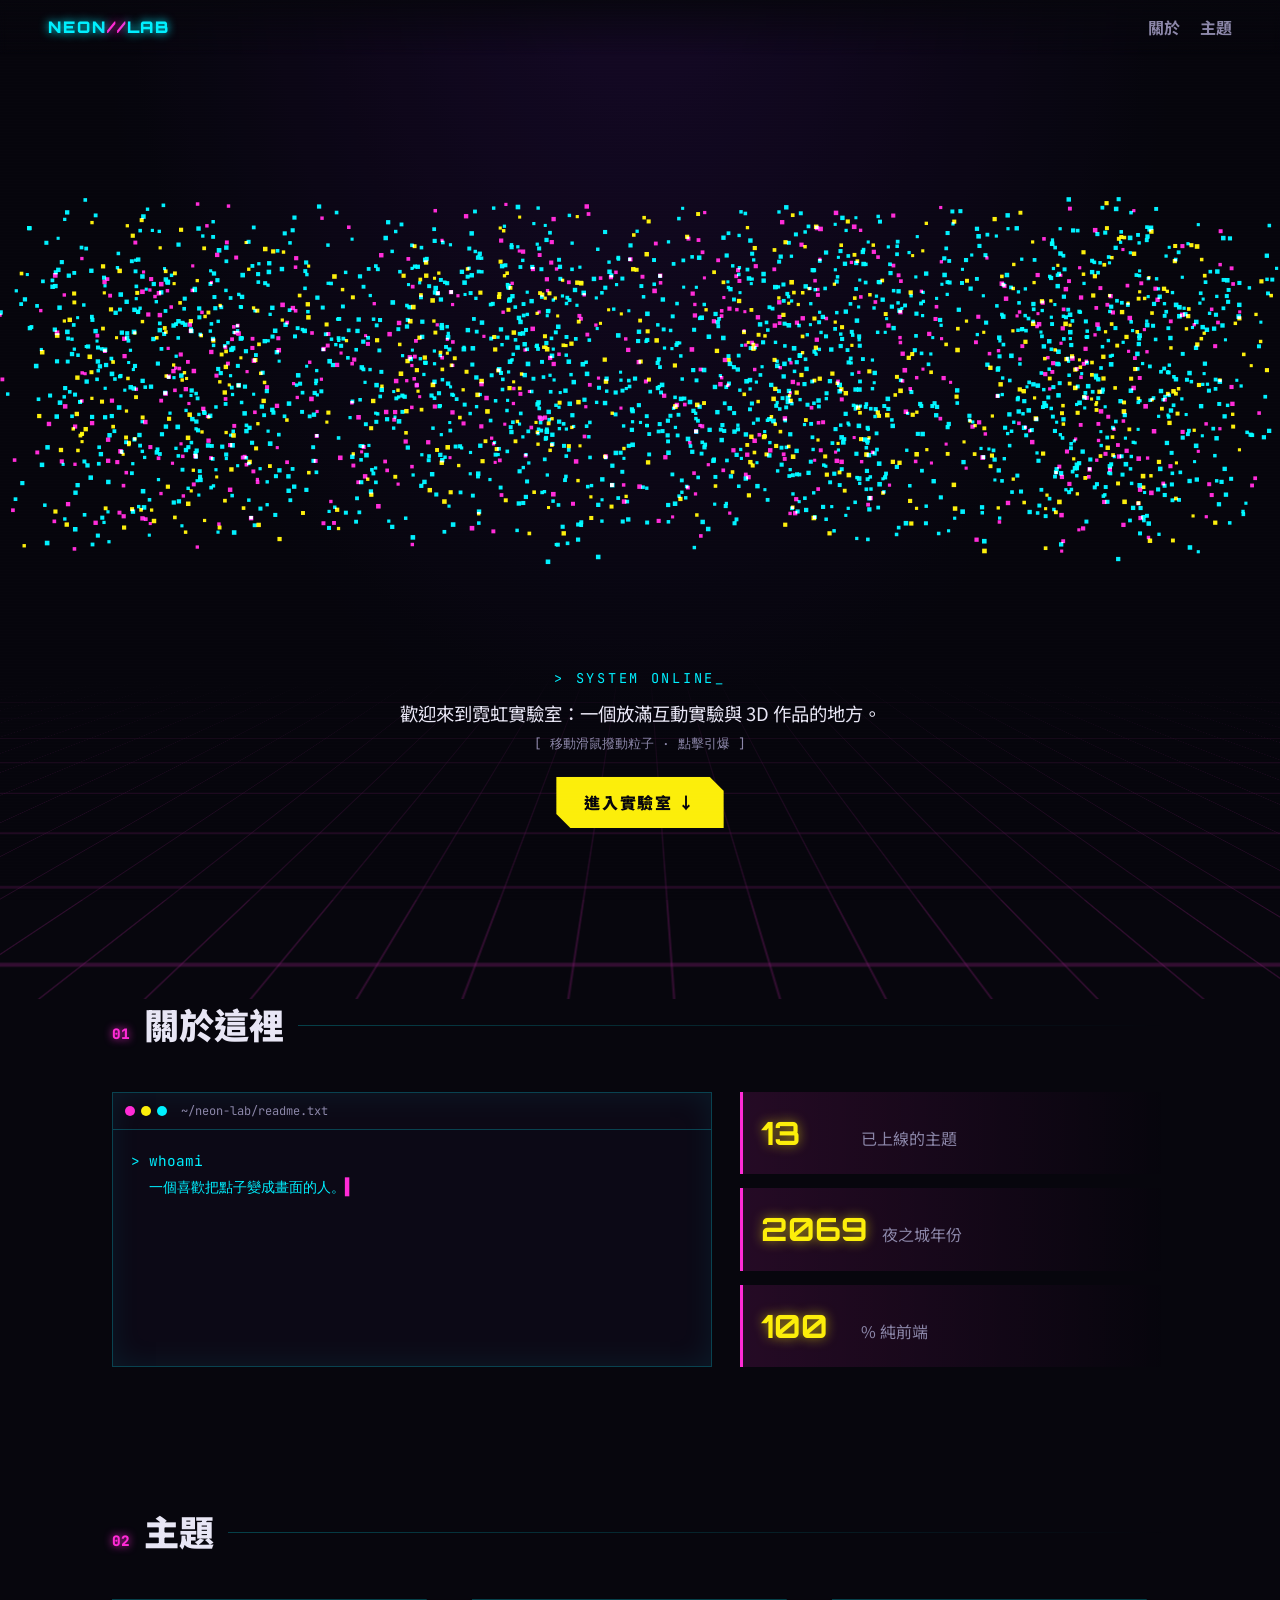
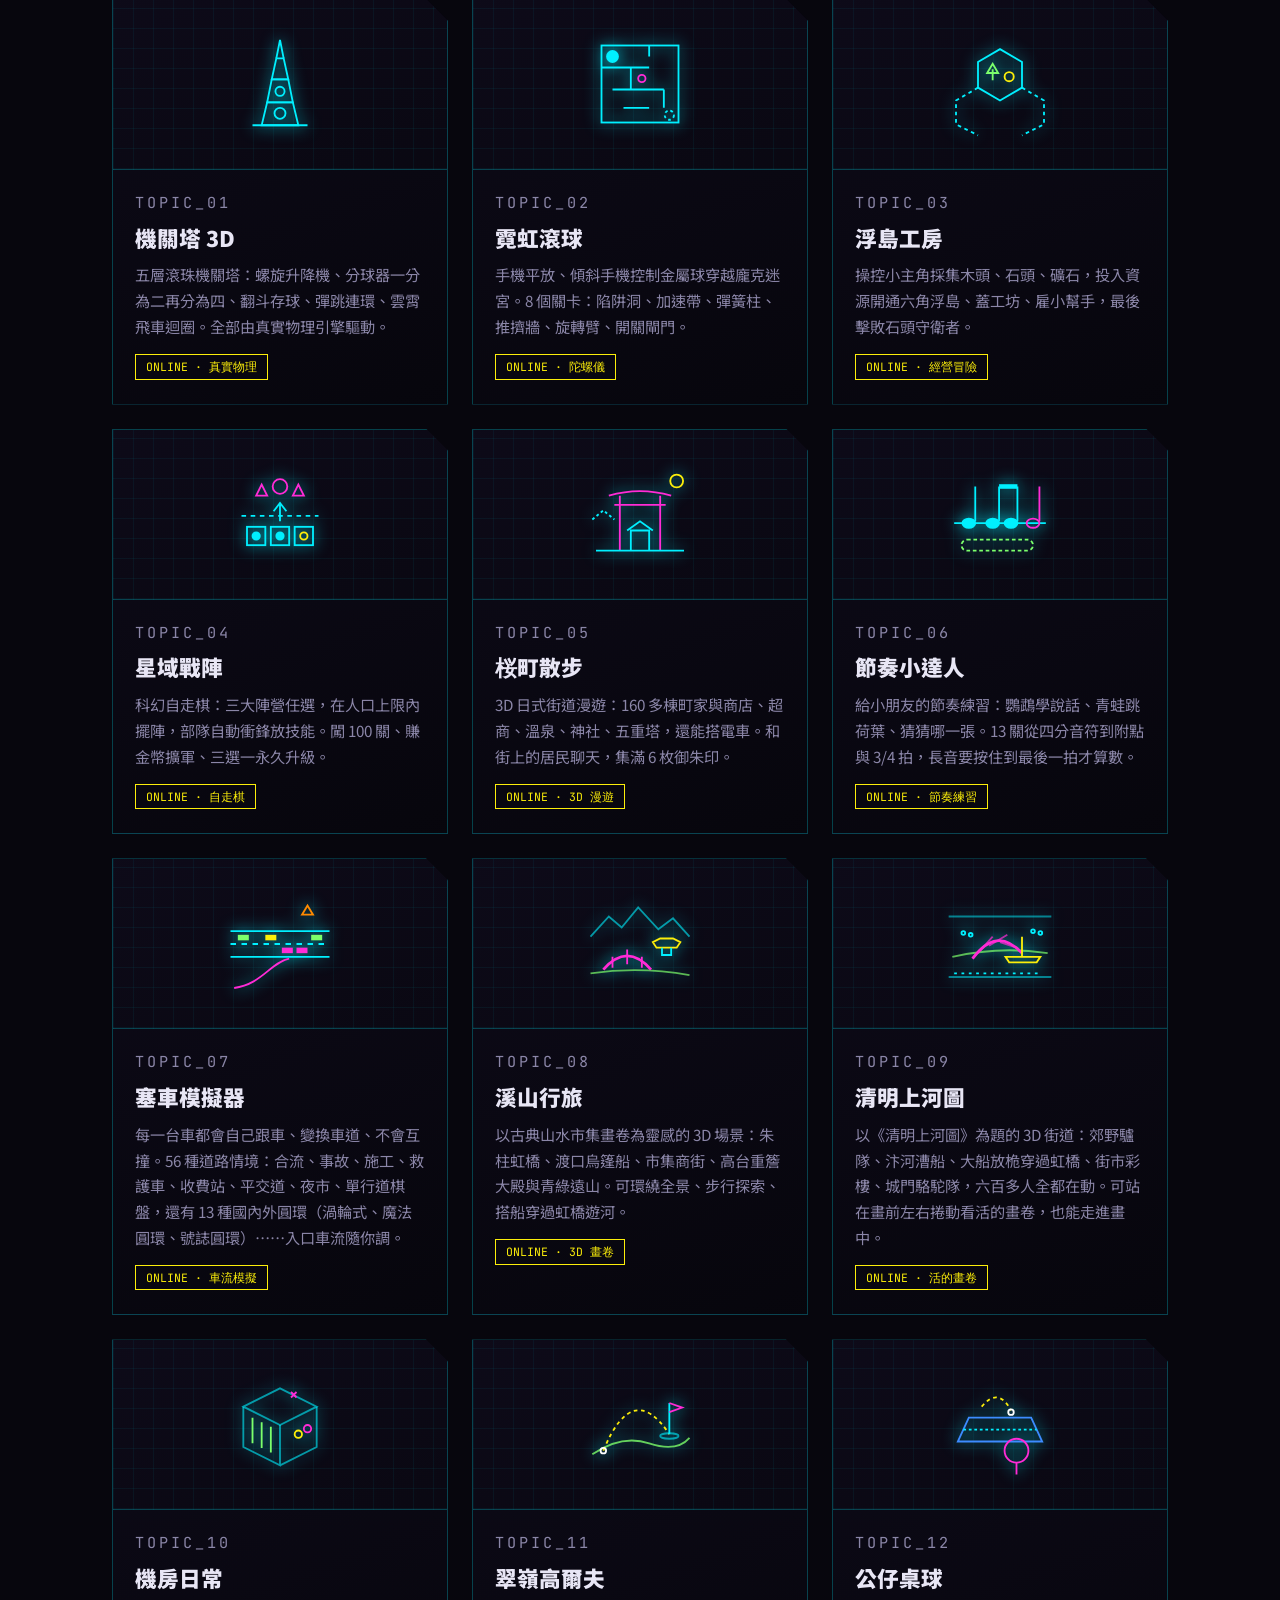
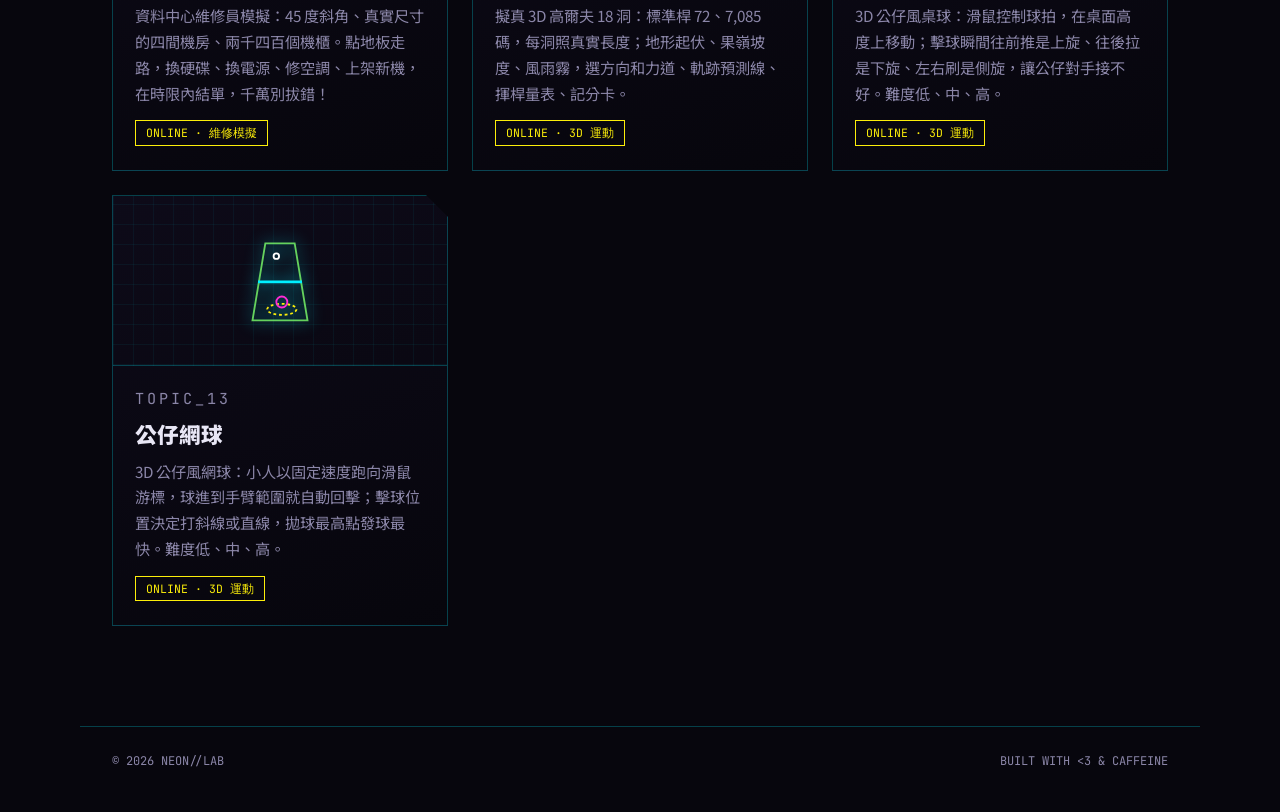
<file: index.html>
<!DOCTYPE html>
<html lang="zh-Hant">
<head>
  <meta charset="utf-8">
  <meta name="viewport" content="width=device-width, initial-scale=1">
  <title>覺得厲害 // NEON LAB</title>
  <meta name="description" content="賽博龐克風格的互動實驗室：粒子、3D 與各種酷炫的小作品。">
  <link rel="preconnect" href="https://fonts.googleapis.com">
  <link rel="preconnect" href="https://fonts.gstatic.com" crossorigin>
  <link href="https://fonts.googleapis.com/css2?family=Orbitron:wght@500;700;900&family=Noto+Sans+TC:wght@400;700;900&family=JetBrains+Mono:wght@400;600&display=swap" rel="stylesheet">
  <link rel="stylesheet" href="assets/style.css">
</head>
<body>
  <div class="scanlines" aria-hidden="true"></div>
  <div class="grid-floor" aria-hidden="true"></div>

  <header class="topbar">
    <a class="logo" href="#top">NEON<span>//</span>LAB</a>
    <nav>
      <a href="#about">關於</a>
      <a href="#topics">主題</a>
    </nav>
  </header>

  <!-- HERO：粒子文字 -->
  <section class="hero" id="top">
    <canvas id="particles" aria-label="由粒子組成的「覺得厲害」字樣，滑鼠移動可推開粒子，點擊會爆開"></canvas>
    <div class="hero-ui">
      <p class="tag mono">&gt; SYSTEM ONLINE<span class="cursor">_</span></p>
      <h1 class="glitch" data-text="覺得厲害">覺得厲害</h1>
      <p class="sub">歡迎來到霓虹實驗室：一個放滿互動實驗與 3D 作品的地方。</p>
      <p class="hint mono">[ 移動滑鼠撥動粒子 · 點擊引爆 ]</p>
      <a class="btn" href="#topics">進入實驗室 ↓</a>
    </div>
  </section>

  <!-- 關於 -->
  <section class="section" id="about">
    <h2 class="section-title"><span class="mono">01</span> 關於這裡</h2>
    <div class="about">
      <div class="terminal">
        <div class="term-bar"><i></i><i></i><i></i><span class="mono">~/neon-lab/readme.txt</span></div>
        <pre class="mono" id="typer"></pre>
      </div>
      <ul class="stats">
        <li><b class="count" data-to="13">0</b><span>已上線的主題</span></li>
        <li><b class="count" data-to="2077">0</b><span>夜之城年份</span></li>
        <li><b class="count" data-to="100">0</b><span>% 純前端</span></li>
      </ul>
    </div>
  </section>

  <!-- 主題卡片 -->
  <section class="section" id="topics">
    <h2 class="section-title"><span class="mono">02</span> 主題</h2>
    <div class="cards">
      <a class="card" href="tower/" data-status="building">
        <div class="card-glow"></div>
        <div class="card-visual">
          <svg viewBox="0 0 120 120" aria-hidden="true">
            <g fill="none" stroke="currentColor" stroke-width="2">
              <path d="M40 105 L80 105 L74 80 L46 80 Z"/>
              <path d="M46 80 L74 80 L69 55 L51 55 Z"/>
              <path d="M51 55 L69 55 L64 32 L56 32 Z"/>
              <path d="M56 32 L60 12 L64 32"/>
              <circle cx="60" cy="68" r="5"/>
              <circle cx="60" cy="92" r="6"/>
              <path d="M30 105 H90"/>
            </g>
          </svg>
        </div>
        <div class="card-body">
          <p class="card-no mono">TOPIC_01</p>
          <h3>機關塔 3D</h3>
          <p>五層滾珠機關塔：螺旋升降機、分球器一分為二再分為四、翻斗存球、彈跳連環、雲霄飛車迴圈。全部由真實物理引擎驅動。</p>
          <span class="badge mono">ONLINE · 真實物理</span>
        </div>
      </a>

      <a class="card" href="maze/">
        <div class="card-glow"></div>
        <div class="card-visual">
          <svg viewBox="0 0 120 120" aria-hidden="true">
            <g fill="none" stroke="currentColor" stroke-width="2">
              <rect x="18" y="18" width="84" height="84"/>
              <path d="M18 42 H70 M50 42 V66 M30 66 H86 M86 66 V86 M42 86 H70 M70 18 V30"/>
              <circle cx="30" cy="30" r="6" fill="currentColor"/>
              <circle cx="92" cy="94" r="5" stroke-dasharray="3 3"/>
              <circle cx="62" cy="54" r="4" stroke="#ff2bd6"/>
            </g>
          </svg>
        </div>
        <div class="card-body">
          <p class="card-no mono">TOPIC_02</p>
          <h3>霓虹滾球</h3>
          <p>手機平放、傾斜手機控制金屬球穿越龐克迷宮。8 個關卡：陷阱洞、加速帶、彈簧柱、推擠牆、旋轉臂、開關閘門。</p>
          <span class="badge mono">ONLINE · 陀螺儀</span>
        </div>
      </a>

      <a class="card" href="island/">
        <div class="card-glow"></div>
        <div class="card-visual">
          <svg viewBox="0 0 120 120" aria-hidden="true">
            <g fill="none" stroke="currentColor" stroke-width="2">
              <path d="M60 22 L84 36 L84 64 L60 78 L36 64 L36 36 Z"/>
              <path d="M84 64 L108 78 L108 104 L84 116 M36 64 L12 78 L12 104 L36 116" stroke-dasharray="4 4"/>
              <path d="M52 56 L52 44 M46 48 L52 38 L58 48 Z" stroke="#7cff6b"/>
              <circle cx="70" cy="52" r="5" stroke="#fcee0a"/>
            </g>
          </svg>
        </div>
        <div class="card-body">
          <p class="card-no mono">TOPIC_03</p>
          <h3>浮島工房</h3>
          <p>操控小主角採集木頭、石頭、礦石，投入資源開通六角浮島、蓋工坊、雇小幫手，最後擊敗石頭守衛者。</p>
          <span class="badge mono">ONLINE · 經營冒險</span>
        </div>
      </a>
      <a class="card" href="arena/">
        <div class="card-glow"></div>
        <div class="card-visual">
          <svg viewBox="0 0 120 120" aria-hidden="true">
            <g fill="none" stroke="currentColor" stroke-width="2">
              <path d="M18 62 H102" stroke-dasharray="5 5"/>
              <rect x="24" y="74" width="20" height="20"/><rect x="50" y="74" width="20" height="20"/><rect x="76" y="74" width="20" height="20"/>
              <path d="M60 68 L60 50 M53 57 L60 48 L67 57"/>
              <path d="M34 40 L40 28 L46 40 Z M74 40 L80 28 L86 40 Z" stroke="#ff2bd6"/>
              <circle cx="60" cy="30" r="8" stroke="#ff2bd6"/>
              <circle cx="34" cy="84" r="4" fill="currentColor"/><circle cx="60" cy="84" r="4" fill="currentColor"/><circle cx="86" cy="84" r="4" stroke="#fcee0a"/>
            </g>
          </svg>
        </div>
        <div class="card-body">
          <p class="card-no mono">TOPIC_04</p>
          <h3>星域戰陣</h3>
          <p>科幻自走棋：三大陣營任選，在人口上限內擺陣，部隊自動衝鋒放技能。闖 100 關、賺金幣擴軍、三選一永久升級。</p>
          <span class="badge mono">ONLINE · 自走棋</span>
        </div>
      </a>
      <a class="card" href="town/">
        <div class="card-glow"></div>
        <div class="card-visual">
          <svg viewBox="0 0 120 120" aria-hidden="true">
            <g fill="none" stroke="currentColor" stroke-width="2">
              <path d="M26 40 Q60 30 94 40" stroke="#ff2bd6"/>
              <path d="M32 50 H88 M38 40 V100 M82 40 V100" stroke="#ff2bd6"/>
              <path d="M12 100 H108"/>
              <path d="M50 100 V78 H70 V100 M46 78 L60 68 L74 78"/>
              <circle cx="100" cy="24" r="7" stroke="#fcee0a"/>
              <path d="M8 66 L20 56 L32 66" stroke-dasharray="3 3"/>
            </g>
          </svg>
        </div>
        <div class="card-body">
          <p class="card-no mono">TOPIC_05</p>
          <h3>桜町散步</h3>
          <p>3D 日式街道漫遊：160 多棟町家與商店、超商、溫泉、神社、五重塔，還能搭電車。和街上的居民聊天，集滿 6 枚御朱印。</p>
          <span class="badge mono">ONLINE · 3D 漫遊</span>
        </div>
      </a>
      <a class="card" href="rhythm/">
        <div class="card-glow"></div>
        <div class="card-visual">
          <svg viewBox="0 0 120 120" aria-hidden="true">
            <g fill="none" stroke="currentColor" stroke-width="2">
              <path d="M10 70 H110"/>
              <ellipse cx="26" cy="70" rx="7" ry="5" fill="currentColor"/><path d="M33 68 V30"/>
              <ellipse cx="52" cy="70" rx="7" ry="5" fill="currentColor"/><path d="M59 68 V30"/>
              <ellipse cx="72" cy="70" rx="7" ry="5" fill="currentColor"/><path d="M79 68 V30"/>
              <path d="M59 30 H79" stroke-width="5"/>
              <ellipse cx="96" cy="70" rx="7" ry="5" stroke="#ff2bd6"/><path d="M103 68 V30" stroke="#ff2bd6"/>
              <rect x="18" y="88" width="78" height="12" rx="6" stroke="#7cff6b" stroke-dasharray="4 3"/>
            </g>
          </svg>
        </div>
        <div class="card-body">
          <p class="card-no mono">TOPIC_06</p>
          <h3>節奏小達人</h3>
          <p>給小朋友的節奏練習：鸚鵡學說話、青蛙跳荷葉、猜猜哪一張。13 關從四分音符到附點與 3/4 拍，長音要按住到最後一拍才算數。</p>
          <span class="badge mono">ONLINE · 節奏練習</span>
        </div>
      </a>
      <a class="card" href="traffic/">
        <div class="card-glow"></div>
        <div class="card-visual">
          <svg viewBox="0 0 120 120" aria-hidden="true">
            <g fill="none" stroke="currentColor" stroke-width="2">
              <path d="M6 46 H114 M6 74 H114"/>
              <path d="M6 60 H114" stroke-dasharray="6 6"/>
              <path d="M10 108 C40 104 50 80 70 76" stroke="#ff2bd6"/>
              <rect x="14" y="50" width="12" height="6" fill="#7cff6b" stroke="none"/>
              <rect x="44" y="50" width="12" height="6" fill="#fcee0a" stroke="none"/>
              <rect x="62" y="64" width="12" height="6" fill="#ff2bd6" stroke="none"/>
              <rect x="78" y="64" width="12" height="6" fill="#ff2bd6" stroke="none"/>
              <rect x="94" y="50" width="12" height="6" fill="#7cff6b" stroke="none"/>
              <path d="M84 28 l6 -10 l6 10 z" stroke="#ff8a00"/>
            </g>
          </svg>
        </div>
        <div class="card-body">
          <p class="card-no mono">TOPIC_07</p>
          <h3>塞車模擬器</h3>
          <p>每一台車都會自己跟車、變換車道、不會互撞。56 種道路情境：合流、事故、施工、救護車、收費站、平交道、夜市、單行道棋盤，還有 13 種國內外圓環（渦輪式、魔法圓環、號誌圓環）……入口車流隨你調。</p>
          <span class="badge mono">ONLINE · 車流模擬</span>
        </div>
      </a>
      <a class="card" href="xishan/">
        <div class="card-glow"></div>
        <div class="card-visual">
          <svg viewBox="0 0 120 120" aria-hidden="true">
            <g fill="none" stroke="currentColor" stroke-width="2">
              <path d="M6 52 L26 30 L40 42 L58 20 L80 44 L96 32 L114 52" stroke-opacity=".6"/>
              <path d="M6 92 Q60 84 114 94" stroke="#7cff6b" stroke-opacity=".7"/>
              <path d="M20 88 Q46 58 72 88" stroke="#ff2bd6" stroke-width="3"/>
              <path d="M30 86 V74 M46 82 V66 M62 86 V74" stroke="#ff2bd6"/>
              <path d="M78 64 L100 64 L104 58 L96 54 L82 54 L74 58 Z" stroke="#fcee0a"/>
              <path d="M84 64 V72 H94 V64"/>
            </g>
          </svg>
        </div>
        <div class="card-body">
          <p class="card-no mono">TOPIC_08</p>
          <h3>溪山行旅</h3>
          <p>以古典山水市集畫卷為靈感的 3D 場景：朱柱虹橋、渡口烏篷船、市集商街、高台重簷大殿與青綠遠山。可環繞全景、步行探索、搭船穿過虹橋遊河。</p>
          <span class="badge mono">ONLINE · 3D 畫卷</span>
        </div>
      </a>
      <a class="card" href="qingming/">
        <div class="card-glow"></div>
        <div class="card-visual">
          <svg viewBox="0 0 120 120" aria-hidden="true">
            <g fill="none" stroke="currentColor" stroke-width="2">
              <path d="M4 30 H116 M4 96 H116" stroke-opacity=".5"/>
              <path d="M8 74 Q60 62 112 70" stroke="#7cff6b" stroke-opacity=".7"/>
              <path d="M30 76 Q56 40 84 70" stroke="#ff2bd6" stroke-width="3"/>
              <path d="M36 70 L52 52 M48 62 L68 50 M60 58 L78 64" stroke="#ff2bd6" stroke-opacity=".7"/>
              <path d="M70 80 L100 80 L104 74 L66 74 Z M84 74 L84 52" stroke="#fcee0a"/>
              <circle cx="20" cy="48" r="2"/><circle cx="28" cy="50" r="2"/><circle cx="96" cy="46" r="2"/><circle cx="104" cy="48" r="2"/>
              <path d="M10 92 L104 92" stroke-dasharray="3 5"/>
            </g>
          </svg>
        </div>
        <div class="card-body">
          <p class="card-no mono">TOPIC_09</p>
          <h3>清明上河圖</h3>
          <p>以《清明上河圖》為題的 3D 街道：郊野驢隊、汴河漕船、大船放桅穿過虹橋、街市彩樓、城門駱駝隊，六百多人全都在動。可站在畫前左右捲動看活的畫卷，也能走進畫中。</p>
          <span class="badge mono">ONLINE · 活的畫卷</span>
        </div>
      </a>
      <a class="card" href="datacenter/">
        <div class="card-glow"></div>
        <div class="card-visual">
          <svg viewBox="0 0 120 120" aria-hidden="true">
            <g fill="none" stroke="currentColor" stroke-width="2">
              <path d="M20 40 L60 20 L100 40 L60 60 Z" stroke-opacity=".6"/>
              <path d="M20 40 V84 L60 104 V60 M100 40 V84 L60 104" stroke-opacity=".6"/>
              <path d="M30 52 L30 80 M40 57 L40 85 M50 62 L50 90" stroke="#7cff6b"/>
              <circle cx="80" cy="70" r="4" stroke="#fcee0a"/>
              <circle cx="90" cy="64" r="4" stroke="#ff2bd6"/>
              <path d="M72 30 l6 -6 m-6 0 l6 6" stroke="#ff2bd6"/>
            </g>
          </svg>
        </div>
        <div class="card-body">
          <p class="card-no mono">TOPIC_10</p>
          <h3>機房日常</h3>
          <p>資料中心維修員模擬：45 度斜角、真實尺寸的四間機房、兩千四百個機櫃。點地板走路，換硬碟、換電源、修空調、上架新機，在時限內結單，千萬別拔錯！</p>
          <span class="badge mono">ONLINE · 維修模擬</span>
        </div>
      </a>
      <a class="card" href="golf/">
        <div class="card-glow"></div>
        <div class="card-visual">
          <svg viewBox="0 0 120 120" aria-hidden="true">
            <g fill="none" stroke="currentColor" stroke-width="2">
              <path d="M8 92 Q40 70 70 80 T114 74" stroke="#7cff6b" stroke-opacity=".8"/>
              <path d="M20 88 Q52 10 92 70" stroke="#fcee0a" stroke-dasharray="4 4"/>
              <path d="M92 70 V36" /><path d="M92 36 L106 41 L92 46" stroke="#ff2bd6"/>
              <ellipse cx="92" cy="72" rx="10" ry="3" stroke-opacity=".6"/>
              <circle cx="20" cy="88" r="3" stroke="#fff"/>
            </g>
          </svg>
        </div>
        <div class="card-body">
          <p class="card-no mono">TOPIC_11</p>
          <h3>翠嶺高爾夫</h3>
          <p>擬真 3D 高爾夫 18 洞：標準桿 72、7,085 碼，每洞照真實長度；地形起伏、果嶺坡度、風雨霧，選方向和力道、軌跡預測線、揮桿量表、記分卡。</p>
          <span class="badge mono">ONLINE · 3D 運動</span>
        </div>
      </a>
      <a class="card" href="pingpong/">
        <div class="card-glow"></div>
        <div class="card-visual">
          <svg viewBox="0 0 120 120" aria-hidden="true">
            <g fill="none" stroke="currentColor" stroke-width="2">
              <path d="M14 78 L106 78 L94 52 L26 52 Z" stroke="#3d8bff"/>
              <path d="M20 65 H100" stroke-dasharray="3 3"/>
              <circle cx="78" cy="88" r="13" stroke="#ff2bd6"/><path d="M78 101 V114" stroke="#ff2bd6"/>
              <path d="M40 40 Q58 18 72 44" stroke="#fcee0a" stroke-dasharray="4 4"/>
              <circle cx="72" cy="46" r="3" stroke="#fff"/>
            </g>
          </svg>
        </div>
        <div class="card-body">
          <p class="card-no mono">TOPIC_12</p>
          <h3>公仔桌球</h3>
          <p>3D 公仔風桌球：滑鼠控制球拍，在桌面高度上移動；擊球瞬間往前推是上旋、往後拉是下旋、左右刷是側旋，讓公仔對手接不好。難度低、中、高。</p>
          <span class="badge mono">ONLINE · 3D 運動</span>
        </div>
      </a>
      <a class="card" href="tennis/">
        <div class="card-glow"></div>
        <div class="card-visual">
          <svg viewBox="0 0 120 120" aria-hidden="true">
            <g fill="none" stroke="currentColor" stroke-width="2">
              <path d="M30 104 L90 104 L76 20 L44 20 Z" stroke="#7cff6b" stroke-opacity=".8"/>
              <path d="M36 62 H84" stroke-width="3"/>
              <ellipse cx="62" cy="92" rx="16" ry="6" stroke="#fcee0a" stroke-dasharray="3 3"/>
              <circle cx="62" cy="84" r="6" stroke="#ff2bd6"/>
              <circle cx="56" cy="34" r="3" stroke="#fff"/>
            </g>
          </svg>
        </div>
        <div class="card-body">
          <p class="card-no mono">TOPIC_13</p>
          <h3>公仔網球</h3>
          <p>3D 公仔風網球：小人以固定速度跑向滑鼠游標，球進到手臂範圍就自動回擊；擊球位置決定打斜線或直線，拋球最高點發球最快。難度低、中、高。</p>
          <span class="badge mono">ONLINE · 3D 運動</span>
        </div>
      </a>
    </div>
    </div>
  </section>

  <footer class="footer mono">
    <span>© 2026 NEON//LAB</span>
    <span>BUILT WITH &lt;3 &amp; CAFFEINE</span>
  </footer>

  <script src="assets/main.js"></script>
</body>
</html>
</file>
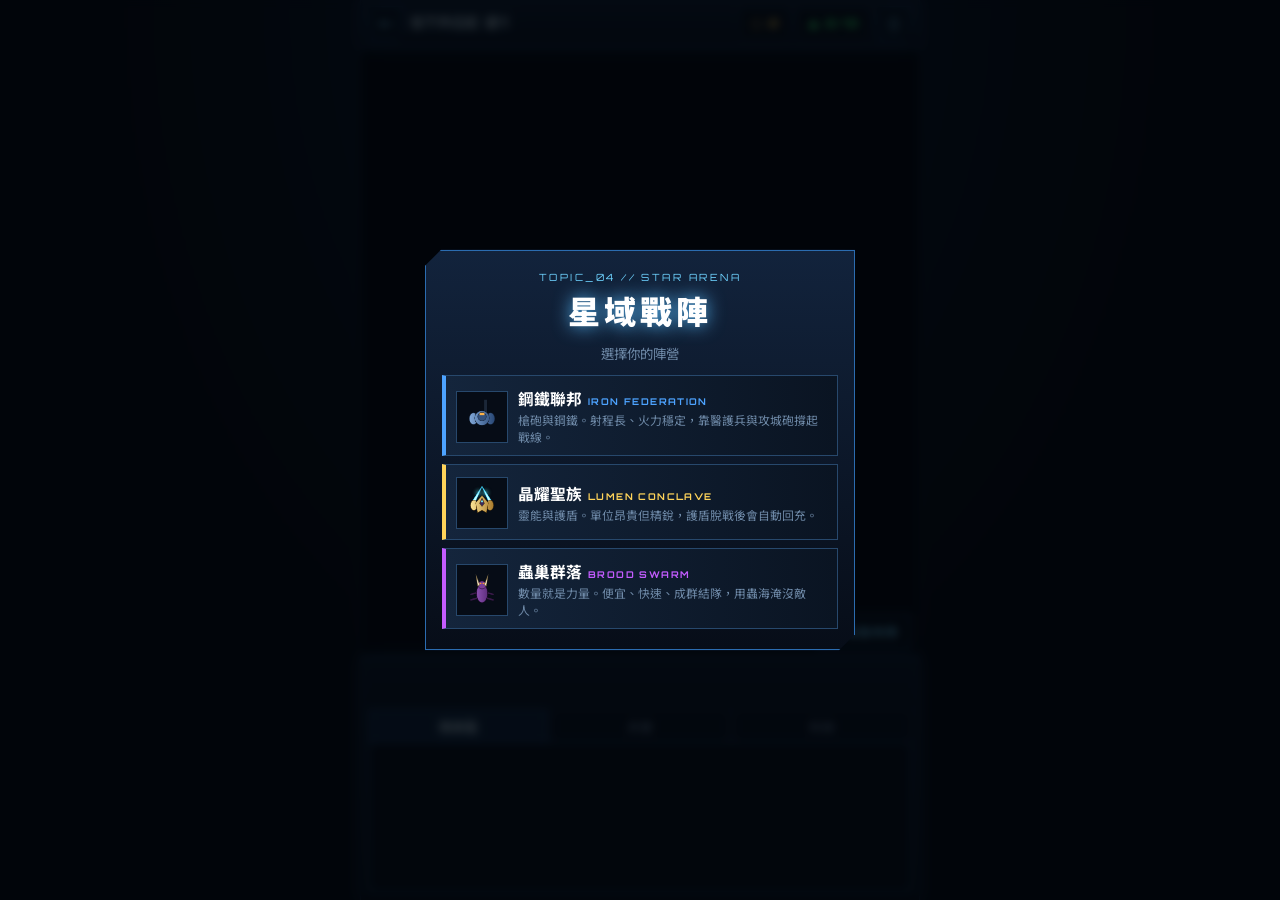
<file: arena/index.html>
<!DOCTYPE html>
<html lang="zh-Hant">
<head>
  <meta charset="utf-8">
  <meta name="viewport" content="width=device-width, initial-scale=1, viewport-fit=cover, user-scalable=no">
  <meta name="theme-color" content="#05080e">
  <title>星域戰陣 // NEON LAB</title>
  <meta name="description" content="科幻自走棋：選擇陣營、在人口上限內擺出陣型，部隊自動向前衝鋒並施放技能。闖過 100 關，用金幣擴軍、用永久升級強化全軍。">
  <link rel="preconnect" href="https://fonts.googleapis.com">
  <link rel="preconnect" href="https://fonts.gstatic.com" crossorigin>
  <link href="https://fonts.googleapis.com/css2?family=Orbitron:wght@500;700;900&family=Noto+Sans+TC:wght@400;700;900&display=swap" rel="stylesheet">
  <link rel="stylesheet" href="arena.css">
</head>
<body>
  <div id="app">
    <header class="top">
      <a class="hbtn" href="../" aria-label="回首頁">←</a>
      <div class="stage"><b id="stageNo">STAGE 01</b><small id="stageSub"></small></div>
      <div class="stat gold" title="金幣"><i>◎</i><b id="gold">0</b></div>
      <div class="stat sup" id="supBox" title="人口"><i>▲</i><b id="sup">0/10</b></div>
      <button class="hbtn" id="bMenu" aria-label="選單">☰</button>
    </header>

    <main class="field" id="field">
      <canvas id="cv" aria-label="戰場"></canvas>
      <button class="go" id="bGo">⚔ 開 戰</button>
      <button class="spd" id="bAuto">⚙ 自動佈陣</button>
      <button class="spd" id="bSpd" hidden>▶ x1</button>
      <p class="toast" id="toast" role="status" aria-live="polite"></p>
    </main>

    <footer class="cmd" id="cmd">
      <div class="info" id="info"></div>
      <nav class="tabs" id="tabs">
        <button data-tab="bench" class="on">待命區</button>
        <button data-tab="shop">兵營</button>
        <button data-tab="tech">科技</button>
      </nav>
      <div class="pane" id="pane"></div>
    </footer>
  </div>

  <img id="ghost" class="ghost" alt="" hidden>

  <div class="overlay" id="ovStart">
    <div class="box">
      <p class="tag">TOPIC_04 // STAR ARENA</p>
      <h1>星域戰陣</h1>
      <div id="startBody"></div>
    </div>
  </div>
  <div class="overlay" id="ovEnd" hidden><div class="box" id="endBody"></div></div>
  <div class="overlay" id="ovMenu" hidden>
    <div class="box">
      <h2>選單</h2>
      <ul class="howto">
        <li>戰鬥完全自動，不需要任何操作；只有開戰前要決定陣型</li>
        <li>懶得擺就按「自動佈陣」；想微調再拖曳單位，拖出戰場就收回待命區</li>
        <li>每個單位佔用人口，上場總人口不能超過上限</li>
        <li>開戰後全軍自動向前衝鋒、自動放技能</li>
        <li>三個相同單位會自動合成升星（★ → ★★ → ★★★）</li>
        <li>過關拿金幣，並三選一永久升級</li>
      </ul>
      <button class="btn" id="bResume">繼續</button>
      <button class="btn ghostbtn" id="bReset">放棄並重新開始</button>
    </div>
  </div>

  <script type="module" src="game.js"></script>
</body>
</html>
</file>
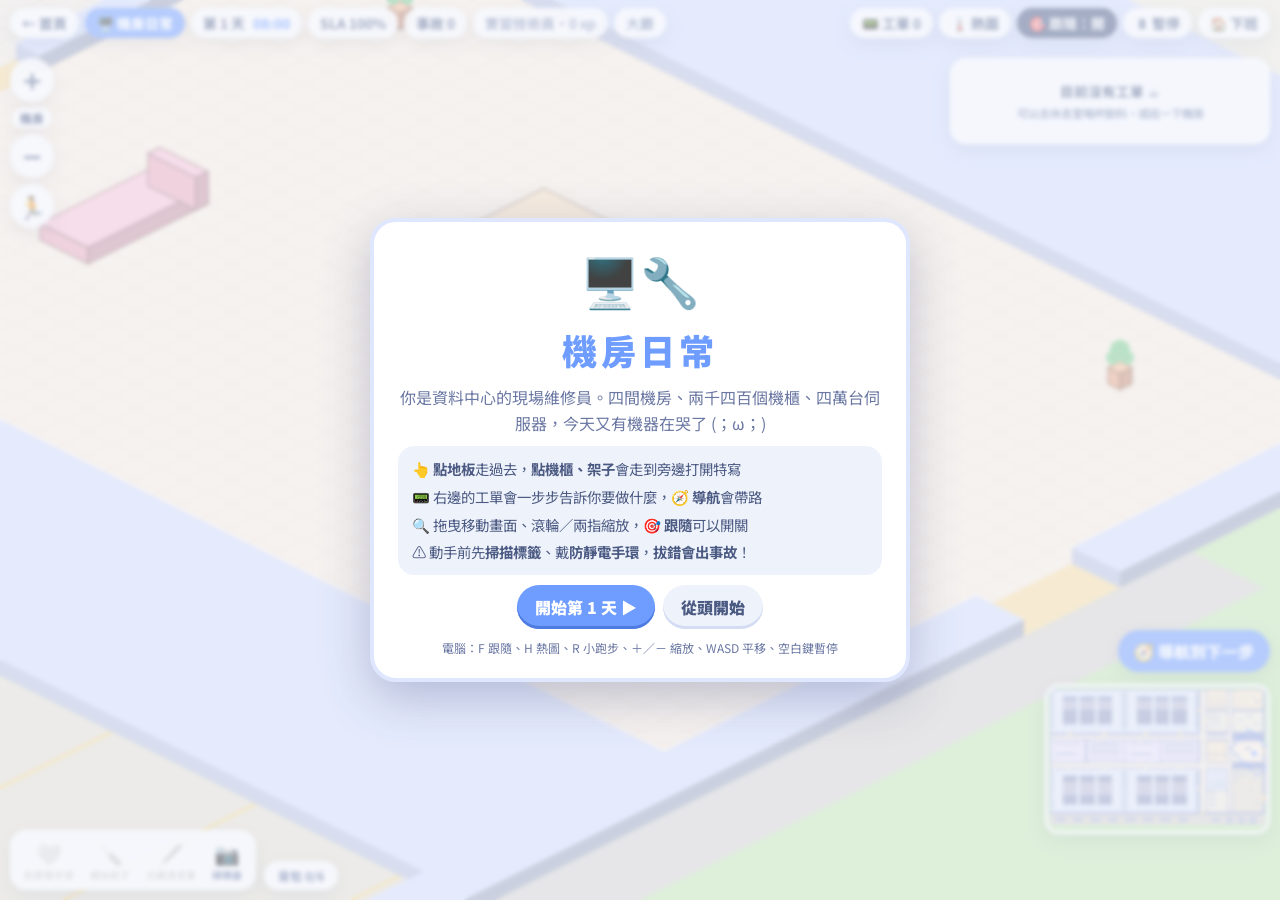
<file: datacenter/index.html>
<!DOCTYPE html>
<html lang="zh-Hant">
<head>
  <meta charset="utf-8">
  <meta name="viewport" content="width=device-width, initial-scale=1, viewport-fit=cover, user-scalable=no">
  <meta name="theme-color" content="#eef2fb">
  <title>機房日常 // NEON LAB</title>
  <meta name="description" content="資料中心維修員模擬：45 度斜角的真實尺寸機房，點地板走路，換硬碟、換電源、修空調、上架新機，在時限內把工單修好，別拔錯東西！">
  <link rel="preconnect" href="https://fonts.googleapis.com">
  <link rel="preconnect" href="https://fonts.gstatic.com" crossorigin>
  <link href="https://fonts.googleapis.com/css2?family=Noto+Sans+TC:wght@500;700;900&display=swap" rel="stylesheet">
  <link rel="stylesheet" href="style.css">
</head>
<body>
  <canvas id="c"></canvas>

  <header class="top">
    <a class="back" href="../">← 首頁</a>
    <div class="pill brand">🖥️ 機房日常</div>
    <div class="pill"><b id="day">第 1 天</b><span id="clock">08:00</span></div>
    <div class="pill" id="sla">SLA 100%</div>
    <div class="pill" id="inc">事故 0</div>
    <div class="pill soft" id="lvl"></div>
    <div class="pill soft" id="where"></div>
    <div class="grow"></div>
    <button id="bTickets" class="pill btn">📟 工單 0</button>
    <button id="bHeat" class="pill btn">🌡️ 熱圖</button>
    <button id="bFollow" class="pill btn on">🎯 跟隨：開</button>
    <button id="bPause" class="pill btn">⏸ 暫停</button>
    <button id="bEnd" class="pill btn">🏠 下班</button>
  </header>

  <div id="tlist" hidden></div>
  <aside id="ticket"></aside>
  <button id="bNav" class="navbtn">🧭 導航到下一步</button>
  <button id="bBack" class="backbtn" hidden>🎯 回到我身上</button>

  <div class="zoom">
    <button id="bZin" aria-label="拉近">＋</button>
    <span id="zoomv">機房</span>
    <button id="bZout" aria-label="拉遠">－</button>
    <button id="bRun" aria-label="小跑步">🏃</button>
  </div>
  <canvas id="minimap" width="300" height="200" title="點小地圖可以把鏡頭飛過去"></canvas>

  <footer class="bar">
    <div id="tools"></div>
    <div id="inv"></div>
  </footer>

  <div id="dialog" hidden></div>
  <div id="toasts"></div>
  <section id="panel" hidden></section>

  <div id="loading"><div class="logo">🖥️</div><p id="loadmsg">開機中…</p></div>
  <div id="menu" hidden>
    <div class="card">
      <div class="logo">🖥️🔧</div>
      <h1>機房日常</h1>
      <p class="sub">你是資料中心的現場維修員。四間機房、兩千四百個機櫃、四萬台伺服器，今天又有機器在哭了 (；ω；)</p>
      <ul class="how">
        <li>👆 <b>點地板</b>走過去，<b>點機櫃、架子</b>會走到旁邊打開特寫</li>
        <li>📟 右邊的工單會一步步告訴你要做什麼，<b>🧭 導航</b>會帶路</li>
        <li>🔍 拖曳移動畫面、滾輪／兩指縮放，<b>🎯 跟隨</b>可以開關</li>
        <li>⚠️ 動手前先<b>掃描標籤</b>、戴<b>防靜電手環</b>，<b>拔錯會出事故</b>！</li>
      </ul>
      <div class="row"><button id="bStart" class="main">開始第 1 天 ▶</button><button id="bFresh">從頭開始</button></div>
      <p class="keys">電腦：F 跟隨、H 熱圖、R 小跑步、＋／－ 縮放、WASD 平移、空白鍵暫停</p>
    </div>
  </div>
  <div id="end" hidden><div class="card"></div></div>

  <script type="module" src="js/main.js"></script>
</body>
</html>
</file>
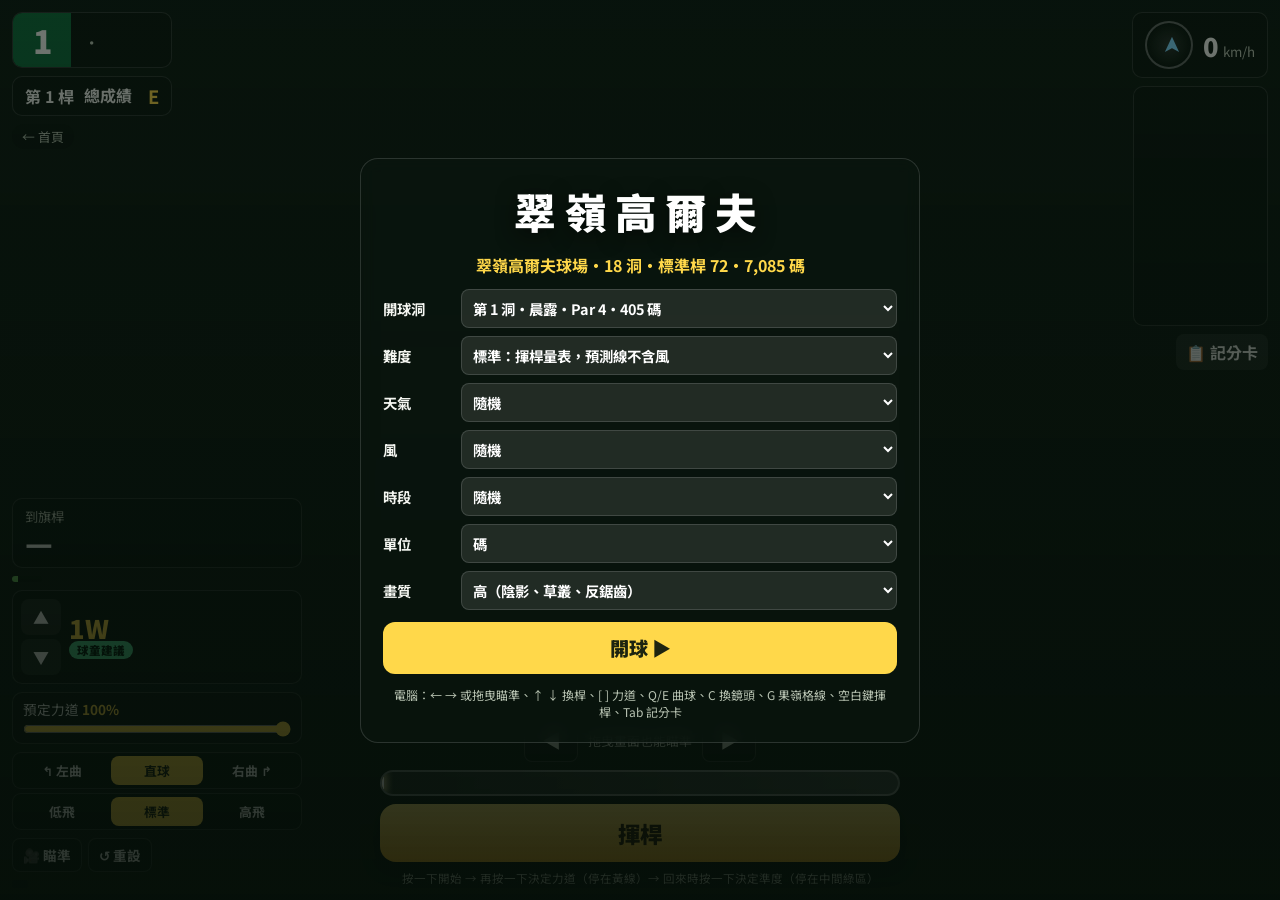
<file: golf/index.html>
<!DOCTYPE html>
<html lang="zh-Hant">
<head>
  <meta charset="utf-8">
  <meta name="viewport" content="width=device-width, initial-scale=1, viewport-fit=cover, user-scalable=no">
  <meta name="theme-color" content="#0d1a12">
  <title>翠嶺高爾夫 // NEON LAB</title>
  <meta name="description" content="擬真 3D 高爾夫：18 洞、標準桿 72、7,085 碼，每洞照真實長度，有地形、果嶺坡度、風、雨、霧，選方向與力道、軌跡預測、揮桿量表。">
  <link rel="preconnect" href="https://fonts.googleapis.com">
  <link rel="preconnect" href="https://fonts.gstatic.com" crossorigin>
  <link href="https://fonts.googleapis.com/css2?family=Noto+Sans+TC:wght@500;700;900&display=swap" rel="stylesheet">
  <link rel="stylesheet" href="style.css">
  <script type="importmap">{ "imports": { "three": "../lib/three.module.min.js", "three/addons/": "../lib/jsm/" } }</script>
</head>
<body>
  <canvas id="c"></canvas>

  <!-- 左上：洞資訊（轉播風格） -->
  <section class="hud tl">
    <div class="holebox"><b id="hHole">1</b><div><span id="hName"></span><small><span id="hPar"></span>・<span id="hLen"></span></small></div></div>
    <div class="strokebox"><span id="hStroke">第 1 桿</span><span class="tot">總成績 <b id="hTotal">E</b></span></div>
    <a class="home" href="../">← 首頁</a>
  </section>

  <!-- 右上：風、天氣、小地圖 -->
  <section class="hud tr">
    <div class="windbox"><div class="compass"><i id="wArrow">➤</i></div><div><b id="wSpd">0</b><small>km/h</small><span id="wx"></span></div></div>
    <canvas id="mm" width="180" height="320"></canvas>
    <div class="row"><button id="bCard">📋 記分卡</button></div>
  </section>

  <!-- 左下：距離、球位、球桿 -->
  <section class="hud bl" id="aimui">
    <div class="distbox"><small>到旗桿</small><b id="dPin">—</b><span id="dElev"></span><span id="dPlays"></span></div>
    <div id="lie" class="lie"></div>
    <div class="clubbox">
      <button id="cPrev" aria-label="長一點的桿">▲</button>
      <div class="cinfo"><b id="cId">1W</b><span id="cName"></span><small id="cDist"></small><em id="cRec">球童建議</em></div>
      <button id="cNext" aria-label="短一點的桿">▼</button>
    </div>
    <div class="powerbox"><label>預定力道 <b id="pVal">100%</b></label><input id="power" type="range" min="5" max="100" value="100"></div>
    <div id="shape" class="shape">
      <div class="seg"><button data-curve="-0.5">↰ 左曲</button><button data-curve="0" class="on">直球</button><button data-curve="0.5">右曲 ↱</button></div>
      <div class="seg"><button data-loft="-3">低飛</button><button data-loft="0" class="on">標準</button><button data-loft="3">高飛</button></div>
    </div>
    <div class="row cams"><button id="bCam">🎥 瞄準</button><button id="bGrid" hidden>▦ 格線</button><button id="bReset">↺ 重設</button></div>
    <p id="pvInfo" class="pv"></p>
  </section>

  <!-- 下方中間：瞄準＋揮桿量表 -->
  <section class="hud bc">
    <div class="aimrow"><button id="aL" aria-label="往左瞄">◀</button><span>拖曳畫面也能瞄準</span><button id="aR" aria-label="往右瞄">▶</button></div>
    <div id="meter"><i id="mzero"></i><i id="m100"></i><i id="mplan"></i><i id="mfill"></i><i id="mcur"></i></div>
    <button id="swing">揮桿</button>
    <p class="mhelp">按一下開始 → 再按一下決定力道（停在黃線）→ 回來時按一下決定準度（停在中間綠區）</p>
  </section>

  <button id="skip" hidden>跳過空拍 ▶</button>
  <div id="banner"></div>
  <div id="toasts"></div>

  <div id="card" hidden><div class="inner"></div></div>

  <div id="loading" hidden><div class="lbox"><h1 id="ltitle">翠嶺高爾夫</h1><p id="lmsg">準備中…</p><div class="bar"><i id="lbar"></i></div></div></div>

  <div id="menu" hidden>
    <div class="mbox">
      <h1>翠嶺高爾夫</h1>
      <p id="courseInfo" class="sub"></p>
      <div class="opts">
        <label>開球洞<select id="o_hole"></select></label>
        <label>難度<select id="o_diff"><option value="easy">簡單：預測線含風與滾動，一按就揮</option><option value="std">標準：揮桿量表，預測線不含風</option><option value="pro">職業：只看前半段軌跡</option></select></label>
        <label>天氣<select id="o_weather"><option value="random">隨機</option><option value="clear">晴天</option><option value="cloudy">多雲</option><option value="rain">陣雨</option><option value="fog">起霧</option></select></label>
        <label>風<select id="o_wind"><option value="random">隨機</option><option value="0">無風</option><option value="1">微風</option><option value="2">中等</option><option value="3">強風</option></select></label>
        <label>時段<select id="o_time"><option value="random">隨機</option><option value="morning">早晨</option><option value="noon">午後</option><option value="evening">黃昏</option></select></label>
        <label>單位<select id="o_units"><option value="yd">碼</option><option value="m">公尺</option></select></label>
        <label>畫質<select id="o_quality"><option value="high">高（陰影、草叢、反鋸齒）</option><option value="low">省電（平板、手機）</option></select></label>
      </div>
      <p id="qnote" class="note" hidden>畫質改了，重新整理頁面後生效。</p>
      <button id="bStart" class="main">開球 ▶</button>
      <p class="keys">電腦：← → 或拖曳瞄準、↑ ↓ 換桿、[ ] 力道、Q/E 曲球、C 換鏡頭、G 果嶺格線、空白鍵揮桿、Tab 記分卡</p>
    </div>
  </div>

  <script type="module" src="js/main.js"></script>
</body>
</html>
</file>
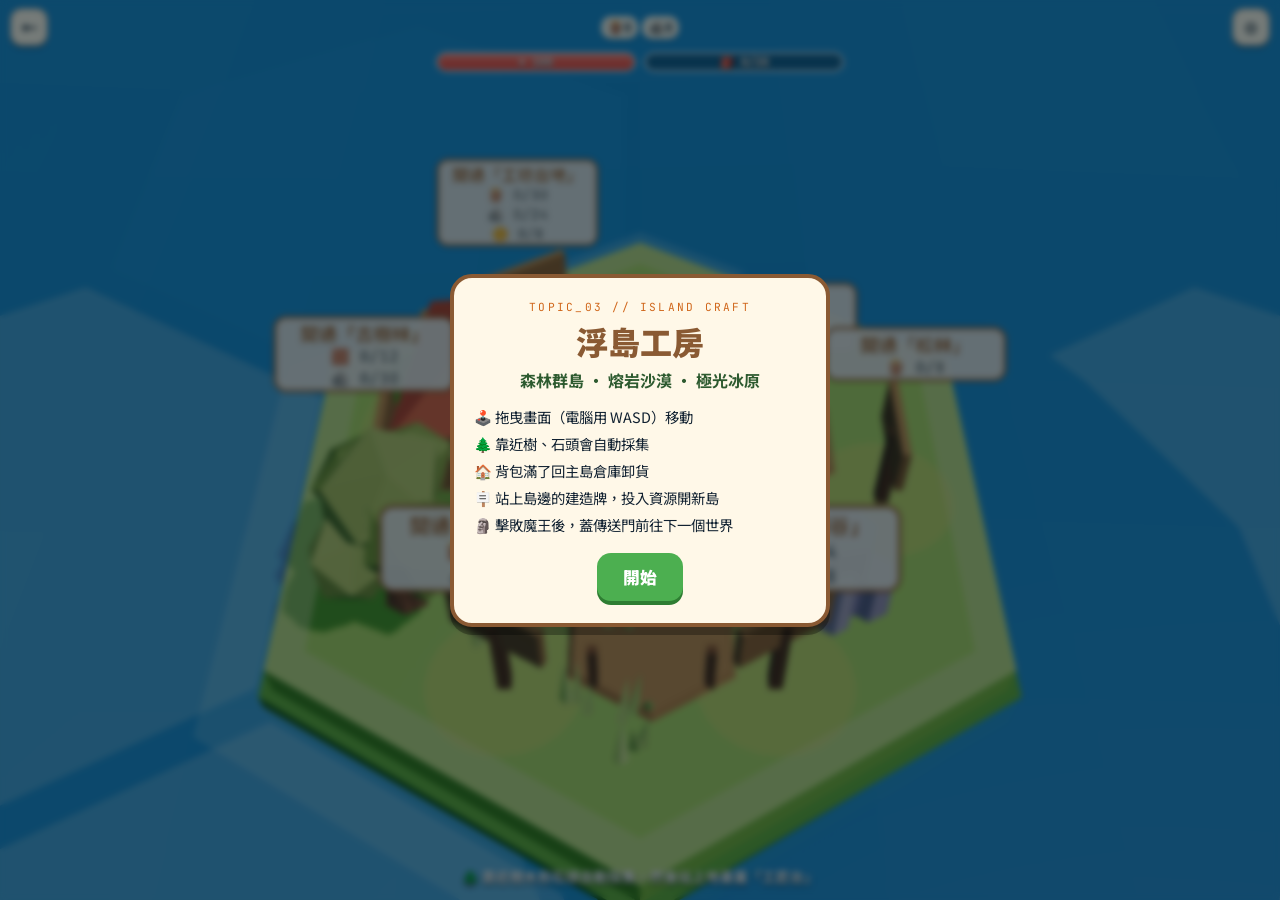
<file: island/index.html>
<!DOCTYPE html>
<html lang="zh-Hant">
<head>
  <meta charset="utf-8">
  <meta name="viewport" content="width=device-width, initial-scale=1, viewport-fit=cover, user-scalable=no">
  <meta name="theme-color" content="#0b2a3a">
  <title>浮島工房 // NEON LAB</title>
  <meta name="description" content="操控小主角在六角浮島上採集木頭、石頭、礦石，投入資源開通新島、蓋工坊、雇小幫手，最後擊敗石頭守衛者。">
  <link rel="preconnect" href="https://fonts.googleapis.com">
  <link rel="preconnect" href="https://fonts.gstatic.com" crossorigin>
  <link href="https://fonts.googleapis.com/css2?family=Noto+Sans+TC:wght@400;700;900&family=JetBrains+Mono:wght@500;700&display=swap" rel="stylesheet">
  <link rel="stylesheet" href="island.css">
  <script type="importmap">
    { "imports": { "three": "../lib/three.module.min.js", "three/addons/": "../lib/jsm/" } }
  </script>
</head>
<body>
  <canvas id="scene" aria-label="3D 六角浮島"></canvas>

  <header class="hud">
    <div class="row">
      <a class="pill" href="../">←</a>
      <div class="res" id="res" aria-label="資源"></div>
      <button class="pill" id="bMenu" aria-label="選單">⚙</button>
    </div>
    <div class="row bars">
      <div class="bar hp" title="血量"><i id="hpFill"></i><span id="hpTxt">100</span></div>
      <div class="bar bag" title="背包"><i id="bagFill"></i><span id="bagTxt">🎒 0/20</span></div>
    </div>
    <div class="row bars"><div class="bar heat" id="heatBar" title="熱度" hidden><i id="heatFill"></i><span id="heatTxt">🌡 0</span></div></div>
  </header>

  <div class="boss" id="bossBar" hidden><p id="bossName">石頭守衛者</p><div class="bar"><i id="bossFill"></i></div></div>
  <p class="toast" id="toast" role="status" aria-live="polite"></p>
  <p class="tip" id="tip"></p>
  <div class="joy" id="joy" aria-hidden="true"><i></i></div>
  <div class="foods" id="foods" hidden>
    <button data-eat="grill" aria-label="吃烤魚" hidden></button>
    <button data-eat="soup" aria-label="喝熱湯" hidden></button>
    <button data-eat="pie" aria-label="吃莓果派" hidden></button>
  </div>

  <!-- 建築面板（站在工匠台 / 加工廠 / 小屋旁邊時出現） -->
  <aside class="panel" id="panel" hidden>
    <h3 id="panelTitle"></h3>
    <div id="panelBody"></div>
  </aside>

  <!-- 開始 / 選單 -->
  <div class="overlay" id="start">
    <div class="card">
      <p class="tag">TOPIC_03 // ISLAND CRAFT</p>
      <h2>浮島工房</h2>
      <p class="lead">森林群島 · 熔岩沙漠 · 極光冰原</p>
      <ul class="howto">
        <li>🕹️ 拖曳畫面（電腦用 WASD）移動</li>
        <li>🌲 靠近樹、石頭會自動採集</li>
        <li>🏠 背包滿了回主島倉庫卸貨</li>
        <li>🪧 站上島邊的建造牌，投入資源開新島</li>
        <li>🗿 擊敗魔王後，蓋傳送門前往下一個世界</li>
      </ul>
      <button class="btn" id="bPlay">開始</button>
    </div>
  </div>
  <div class="overlay" id="menu" hidden>
    <div class="card">
      <h2 class="small">選單</h2>
      <label class="check">音效 <input type="checkbox" id="optSound"></label>
      <div class="actions">
        <button class="btn" id="bResume">繼續</button>
        <button class="btn danger" id="bReset">重新開始遊戲</button>
      </div>
      <p class="note">進度自動存在這台裝置。只在畫面開著的時候時間才會前進。</p>
    </div>
  </div>
  <div class="overlay" id="clear" hidden>
    <div class="card">
      <p class="tag" id="clearTag">WORLD 1 CLEAR</p>
      <h2 id="clearTitle">第一世界完成！</h2>
      <p class="lead" id="clearTxt"></p>
      <div class="actions"><button class="btn" id="bClear">繼續逛逛</button></div>
    </div>
  </div>

  <script type="module" src="game.js"></script>
</body>
</html>
</file>
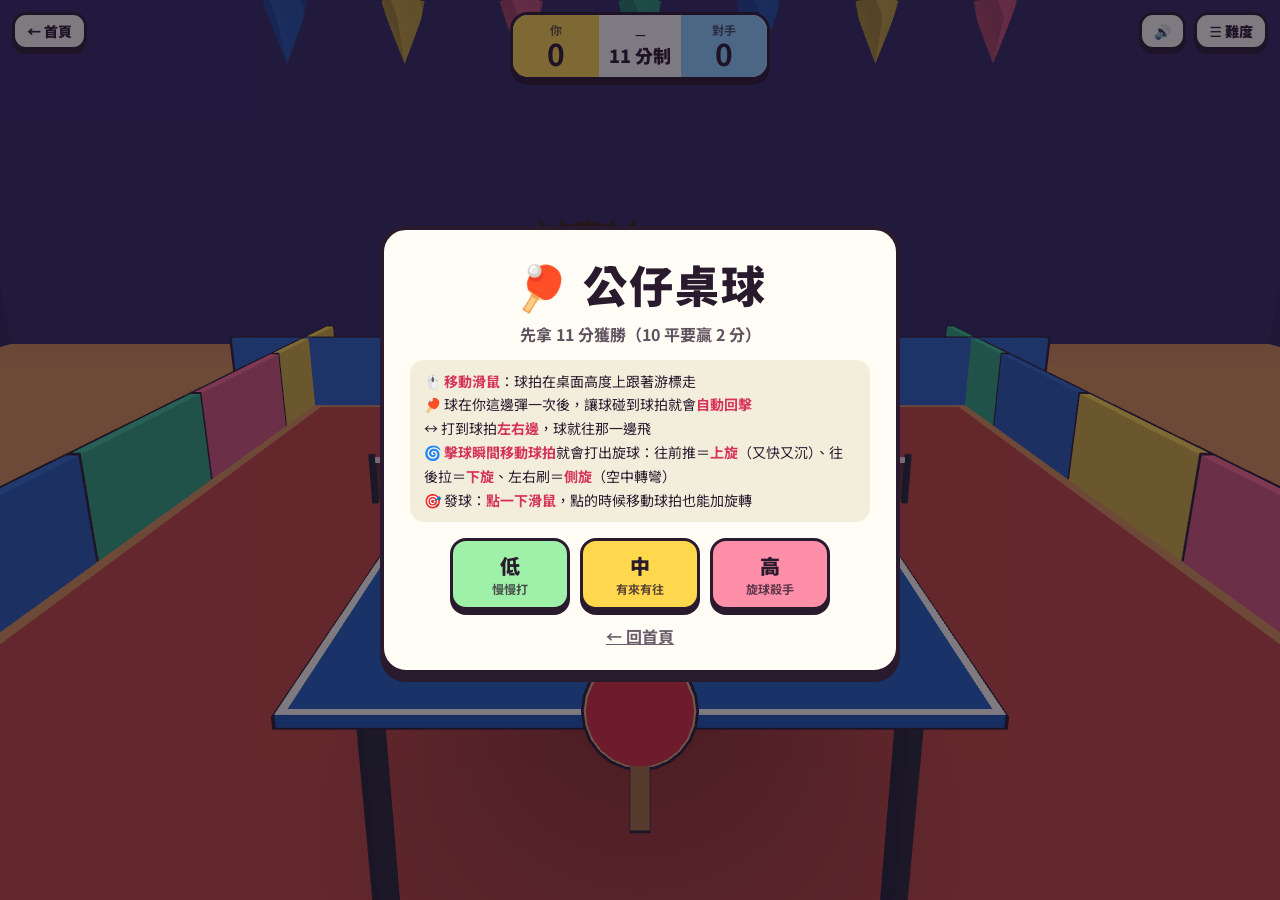
<file: pingpong/index.html>
<!DOCTYPE html>
<html lang="zh-Hant">
<head>
  <meta charset="utf-8">
  <meta name="viewport" content="width=device-width, initial-scale=1, viewport-fit=cover, user-scalable=no">
  <meta name="theme-color" content="#2b2350">
  <title>公仔桌球 // NEON LAB</title>
  <meta name="description" content="3D 公仔風桌球：滑鼠控制球拍，擊球瞬間移動球拍就能打出上旋、下旋、側旋。難度低、中、高。">
  <link rel="preconnect" href="https://fonts.googleapis.com">
  <link rel="preconnect" href="https://fonts.gstatic.com" crossorigin>
  <link href="https://fonts.googleapis.com/css2?family=Noto+Sans+TC:wght@500;700;900&display=swap" rel="stylesheet">
  <link rel="stylesheet" href="../sportkit/ui.css">
  <style>:root { --bg: #2b2350; }</style>
  <script type="importmap">{ "imports": { "three": "../lib/three.module.min.js" } }</script>
</head>
<body>
  <canvas id="c"></canvas>

  <div class="score" id="score">
    <div class="side me" id="sMe"><small>你</small><b id="pMe">0</b></div>
    <div class="mid"><span id="sDiff">—</span><em>11 分制</em></div>
    <div class="side ai" id="sAi"><small>對手</small><b id="pAi">0</b></div>
  </div>
  <div class="corner"><a href="../">← 首頁</a></div>
  <div class="corner r"><button id="bSound">🔊</button><button id="bMenu">☰ 難度</button></div>
  <p class="hint" id="hint"></p>
  <div class="toast" id="toast"></div>
  <div class="spin" id="spin"><b>上旋</b><span><i></i></span></div>

  <div class="overlay" id="menu">
    <div class="panel">
      <h1><span>🏓</span> 公仔桌球</h1>
      <p class="sub">先拿 11 分獲勝（10 平要贏 2 分）</p>
      <div class="how">
        🖱️ <b>移動滑鼠</b>：球拍在桌面高度上跟著游標走<br>
        🏓 球在你這邊彈一次後，讓球碰到球拍就會<b>自動回擊</b><br>
        ↔️ 打到球拍<b>左右邊</b>，球就往那一邊飛<br>
        🌀 <b>擊球瞬間移動球拍</b>就會打出旋球：往前推＝<b>上旋</b>（又快又沉）、往後拉＝<b>下旋</b>、左右刷＝<b>側旋</b>（空中轉彎）<br>
        🎯 發球：<b>點一下滑鼠</b>，點的時候移動球拍也能加旋轉
      </div>
      <div class="diffs">
        <button class="easy" data-d="easy">低<small>慢慢打</small></button>
        <button class="normal" data-d="normal">中<small>有來有往</small></button>
        <button class="hard" data-d="hard">高<small>旋球殺手</small></button>
      </div>
      <a class="home" href="../">← 回首頁</a>
    </div>
  </div>

  <div class="overlay" id="over" hidden>
    <div class="panel">
      <h1 id="oTitle">你贏了！</h1>
      <div class="big" id="oScore">11 : 7</div>
      <p class="sub" id="oSub"></p>
      <div class="row">
        <button class="btn" id="bAgain">再來一局</button>
        <button class="btn" id="bDiff">換難度</button>
      </div>
    </div>
  </div>

  <script type="module" src="main.js"></script>
</body>
</html>
</file>
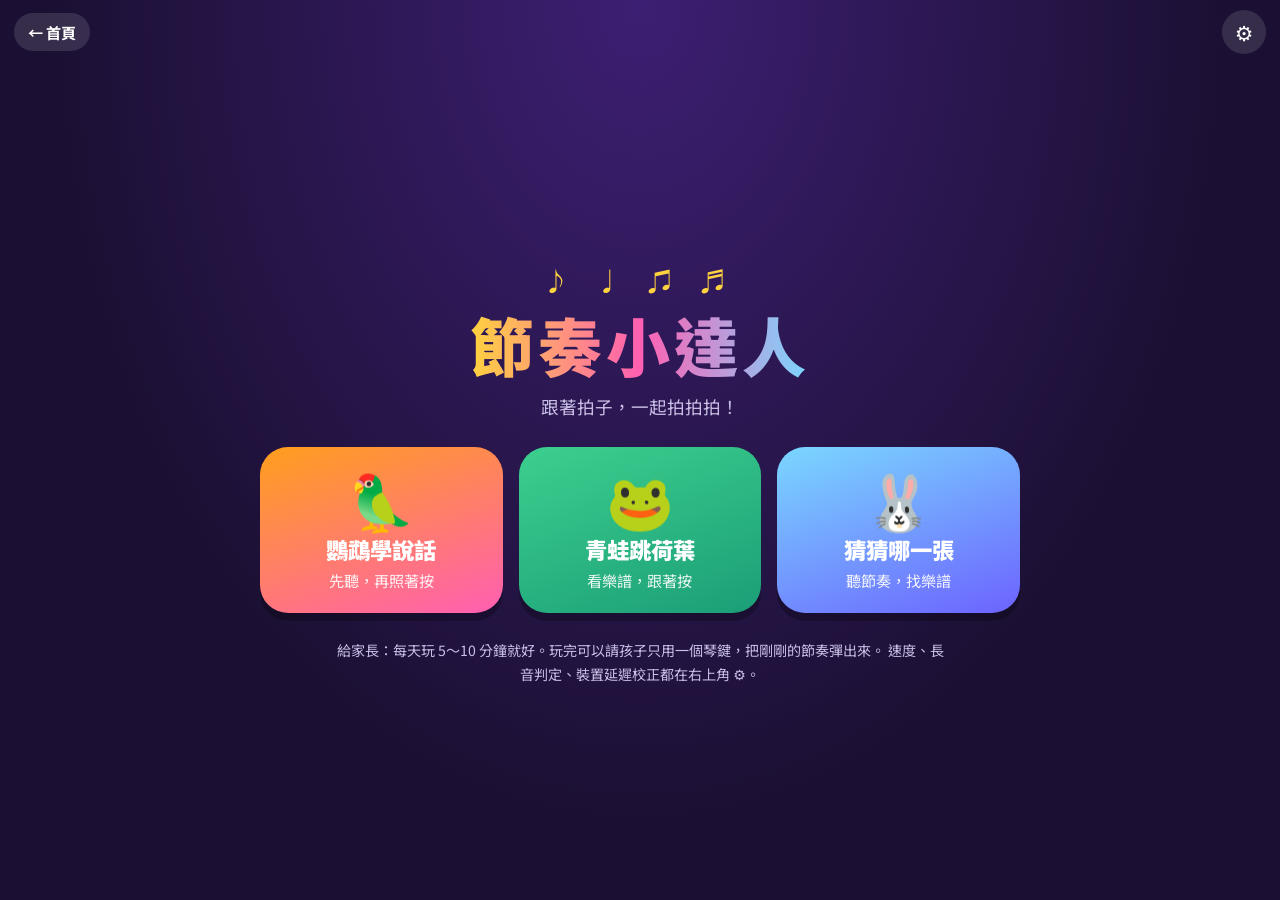
<file: rhythm/index.html>
<!DOCTYPE html>
<html lang="zh-Hant">
<head>
  <meta charset="utf-8">
  <meta name="viewport" content="width=device-width, initial-scale=1, viewport-fit=cover, user-scalable=no">
  <meta name="theme-color" content="#1b1033">
  <meta name="apple-mobile-web-app-capable" content="yes">
  <title>節奏小達人 // NEON LAB</title>
  <meta name="description" content="給小朋友的節奏練習遊戲：鸚鵡學說話、青蛙跳荷葉、猜猜哪一張。練習四分、八分、二分、全音符、附點與休止符，長音要按住才算數。">
  <link rel="preconnect" href="https://fonts.googleapis.com">
  <link rel="preconnect" href="https://fonts.gstatic.com" crossorigin>
  <link href="https://fonts.googleapis.com/css2?family=Noto+Sans+TC:wght@400;700;900&display=swap" rel="stylesheet">
  <link rel="stylesheet" href="rhythm.css">
</head>
<body>
  <!-- 首頁 -->
  <section class="screen" id="home">
    <header class="bar">
      <a class="chip" href="../">← 首頁</a>
      <span></span>
      <button class="icon bSet" aria-label="家長設定">⚙</button>
    </header>
    <div class="home-box">
      <p class="notes-deco" aria-hidden="true">♪ ♩ ♫ ♬</p>
      <h1 class="title">節奏小達人</h1>
      <p class="sub">跟著拍子，一起拍拍拍！</p>
      <div class="modes">
        <button class="mode m-a" data-mode="A"><span class="emo">🦜</span><b>鸚鵡學說話</b><small>先聽，再照著按</small></button>
        <button class="mode m-b" data-mode="B"><span class="emo">🐸</span><b>青蛙跳荷葉</b><small>看樂譜，跟著按</small></button>
        <button class="mode m-c" data-mode="C"><span class="emo">🐰</span><b>猜猜哪一張</b><small>聽節奏，找樂譜</small></button>
      </div>
      <p class="parent">給家長：每天玩 5～10 分鐘就好。玩完可以請孩子只用一個琴鍵，把剛剛的節奏彈出來。
        速度、長音判定、裝置延遲校正都在右上角 ⚙。</p>
    </div>
  </section>

  <!-- 選關 -->
  <section class="screen" id="levels" hidden>
    <header class="bar">
      <button class="chip" id="bLvBack">← 返回</button>
      <h2 id="lvTitle"></h2>
      <button class="icon bSet" aria-label="家長設定">⚙</button>
    </header>
    <div class="lv-grid" id="lvGrid"></div>
  </section>

  <!-- 遊戲 -->
  <section class="screen" id="play" hidden>
    <header class="bar">
      <button class="chip" id="bPlayBack">← 選關</button>
      <h2 id="pTitle"></h2>
      <button class="icon" id="bRestart" aria-label="重來">↺</button>
    </header>
    <div class="beat-box" id="beatBox">
      <span class="who" id="who"></span>
      <span class="nums" id="nums"></span>
    </div>
    <div class="stage" id="stage">
      <svg id="score" viewBox="0 0 400 200" preserveAspectRatio="xMidYMid meet"></svg>
      <p class="toast" id="toast" role="status" aria-live="polite"></p>
    </div>
    <div class="cbox" id="cBox" hidden>
      <div class="c-head">
        <span class="bunny" id="bunny">🐰</span>
        <div><p id="cProg"></p><p class="c-hint" id="cHint"></p></div>
        <button class="replay" id="bReplay">🔊 再聽一次</button>
      </div>
      <div class="cards" id="cards"></div>
    </div>
    <button class="bigpad" id="pad" aria-label="按住這裡"><span>按住 👇</span></button>
  </section>

  <!-- 開始說明 -->
  <div class="overlay" id="intro" hidden>
    <div class="panel">
      <div class="big-emo" id="inEmo"></div>
      <h3 id="inTitle"></h3>
      <p class="desc" id="inDesc"></p>
      <p class="how" id="inHow"></p>
      <div class="tempo">
        <span>速度 ♩ = <b id="inBpm">60</b></span>
        <button id="bTempoDown" aria-label="慢一點">🐢</button>
        <button id="bTempoUp" aria-label="快一點">🐇</button>
        <button id="bTestSnd" aria-label="測試聲音">🔔</button>
      </div>
      <p class="snd-note">聽不到聲音？按 🔔 測試，並確認平板音量有開。</p>
      <div class="row">
        <button class="btn ghost" id="bDemo">🔊 先聽一次</button>
        <button class="btn go" id="bGo">開始！</button>
      </div>
    </div>
  </div>

  <!-- 結果 -->
  <div class="overlay bottom" id="result" hidden>
    <div class="panel result">
      <div class="r-stars" id="rStars"></div>
      <p class="r-msg" id="rMsg"></p>
      <div class="r-stats" id="rStats"></div>
      <p class="r-tip" id="rTip"></p>
      <div class="row wrap">
        <button class="btn ghost" id="bAgain">↺ 同一題再試</button>
        <button class="btn ghost" id="bNew">🎲 換新題目</button>
        <button class="btn go" id="bNext">下一關 →</button>
        <button class="btn ghost" id="bToLevels">☰ 選關</button>
      </div>
    </div>
  </div>

  <!-- 家長設定 -->
  <div class="overlay" id="settings" hidden>
    <div class="panel settings">
      <h3>⚙ 家長設定</h3>
      <label class="set-row">
        <span>速度 ♩ = <b id="sBpmV">60</b></span>
        <input type="range" id="sBpm" min="40" max="120" step="2" value="60">
      </label>
      <label class="set-row check">
        <input type="checkbox" id="sMetro"> <span>遊戲中播放節拍器（滴答聲）</span>
      </label>
      <div class="set-row">
        <span>長音判定（可以提早放開多少）</span>
        <div class="seg">
          <label><input type="radio" name="strict" value="easy"><span>寬鬆</span></label>
          <label><input type="radio" name="strict" value="normal"><span>標準</span></label>
          <label><input type="radio" name="strict" value="hard"><span>嚴格</span></label>
        </div>
      </div>
      <label class="set-row check">
        <input type="checkbox" id="sShowA"> <span>鸚鵡模式先顯示樂譜（比較簡單）</span>
      </label>
      <div class="set-row">
        <span>裝置延遲補償：<b id="sLatV">0</b> ms</span>
        <input type="range" id="sLat" min="-50" max="250" step="5" value="0">
        <p class="note">如果明明按得準卻常被判「太晚」，按「自動校正」跟著嗶聲按 16 下。</p>
        <button class="btn ghost small" id="bCal">自動校正</button>
        <button class="cal-tap" id="calTap" hidden>跟著嗶聲按這裡</button>
        <p class="note" id="calMsg"></p>
      </div>
      <div class="row">
        <button class="btn ghost small" id="bReset">清除星星紀錄</button>
        <button class="btn go" id="bSetClose">好了</button>
      </div>
    </div>
  </div>

  <script type="module" src="game.js"></script>
</body>
</html>
</file>
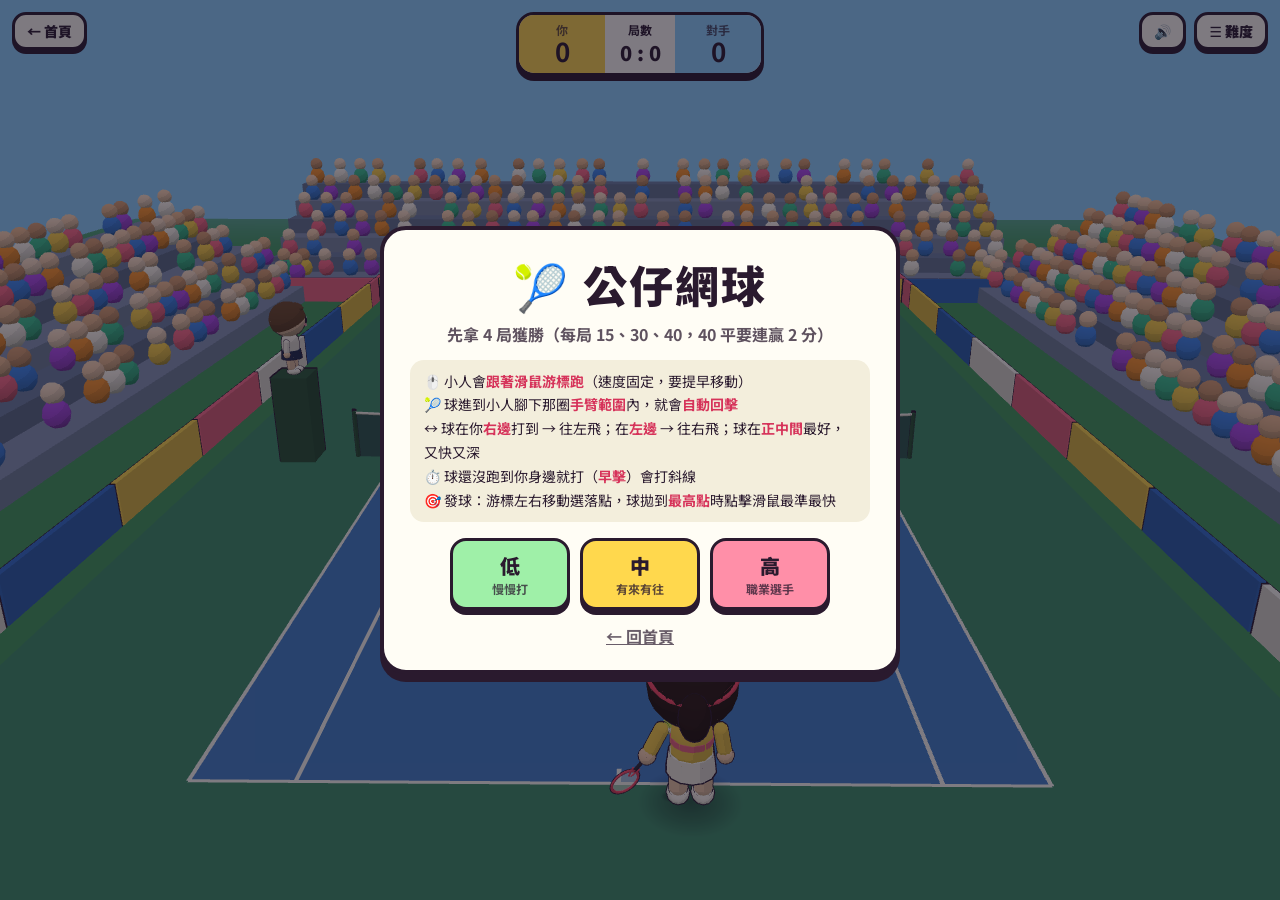
<file: tennis/index.html>
<!DOCTYPE html>
<html lang="zh-Hant">
<head>
  <meta charset="utf-8">
  <meta name="viewport" content="width=device-width, initial-scale=1, viewport-fit=cover, user-scalable=no">
  <meta name="theme-color" content="#3a7bd5">
  <title>公仔網球 // NEON LAB</title>
  <meta name="description" content="3D 公仔風網球：小人跟著滑鼠游標跑，球進到手臂範圍就自動回擊。難度低、中、高。">
  <link rel="preconnect" href="https://fonts.googleapis.com">
  <link rel="preconnect" href="https://fonts.gstatic.com" crossorigin>
  <link href="https://fonts.googleapis.com/css2?family=Noto+Sans+TC:wght@500;700;900&display=swap" rel="stylesheet">
  <link rel="stylesheet" href="../sportkit/ui.css">
  <style>
    :root { --bg: #8fd3ff; }
    body.playing #c { cursor: crosshair; }
    .score .side b { font-size: 26px; }
    .score .mid em { font-size: 20px; }
  </style>
  <script type="importmap">{ "imports": { "three": "../lib/three.module.min.js" } }</script>
</head>
<body>
  <canvas id="c"></canvas>

  <div class="score" id="score">
    <div class="side me" id="sMe"><small>你</small><b id="pMe">0</b></div>
    <div class="mid"><span id="sDiff">局數</span><em id="games">0 : 0</em></div>
    <div class="side ai" id="sAi"><small>對手</small><b id="pAi">0</b></div>
  </div>
  <div class="corner"><a href="../">← 首頁</a></div>
  <div class="corner r"><button id="bSound">🔊</button><button id="bMenu">☰ 難度</button></div>
  <p class="hint" id="hint"></p>
  <div class="toast" id="toast"></div>
  <div class="spin" id="spin"><b>好球</b><span><i></i></span></div>

  <div class="overlay" id="menu">
    <div class="panel">
      <h1><span>🎾</span> 公仔網球</h1>
      <p class="sub">先拿 4 局獲勝（每局 15、30、40，40 平要連贏 2 分）</p>
      <div class="how">
        🖱️ 小人會<b>跟著滑鼠游標跑</b>（速度固定，要提早移動）<br>
        🎾 球進到小人腳下那圈<b>手臂範圍</b>內，就會<b>自動回擊</b><br>
        ↔️ 球在你<b>右邊</b>打到 → 往左飛；在<b>左邊</b> → 往右飛；球在<b>正中間</b>最好，又快又深<br>
        ⏱️ 球還沒跑到你身邊就打（<b>早擊</b>）會打斜線<br>
        🎯 發球：游標左右移動選落點，球拋到<b>最高點</b>時點擊滑鼠最準最快
      </div>
      <div class="diffs">
        <button class="easy" data-d="easy">低<small>慢慢打</small></button>
        <button class="normal" data-d="normal">中<small>有來有往</small></button>
        <button class="hard" data-d="hard">高<small>職業選手</small></button>
      </div>
      <a class="home" href="../">← 回首頁</a>
    </div>
  </div>

  <div class="overlay" id="over" hidden>
    <div class="panel">
      <h1 id="oTitle">你贏了！</h1>
      <div class="big" id="oScore">4 : 2</div>
      <p class="sub" id="oSub"></p>
      <div class="row">
        <button class="btn" id="bAgain">再來一場</button>
        <button class="btn" id="bDiff">換難度</button>
      </div>
    </div>
  </div>

  <script type="module" src="main.js"></script>
</body>
</html>
</file>
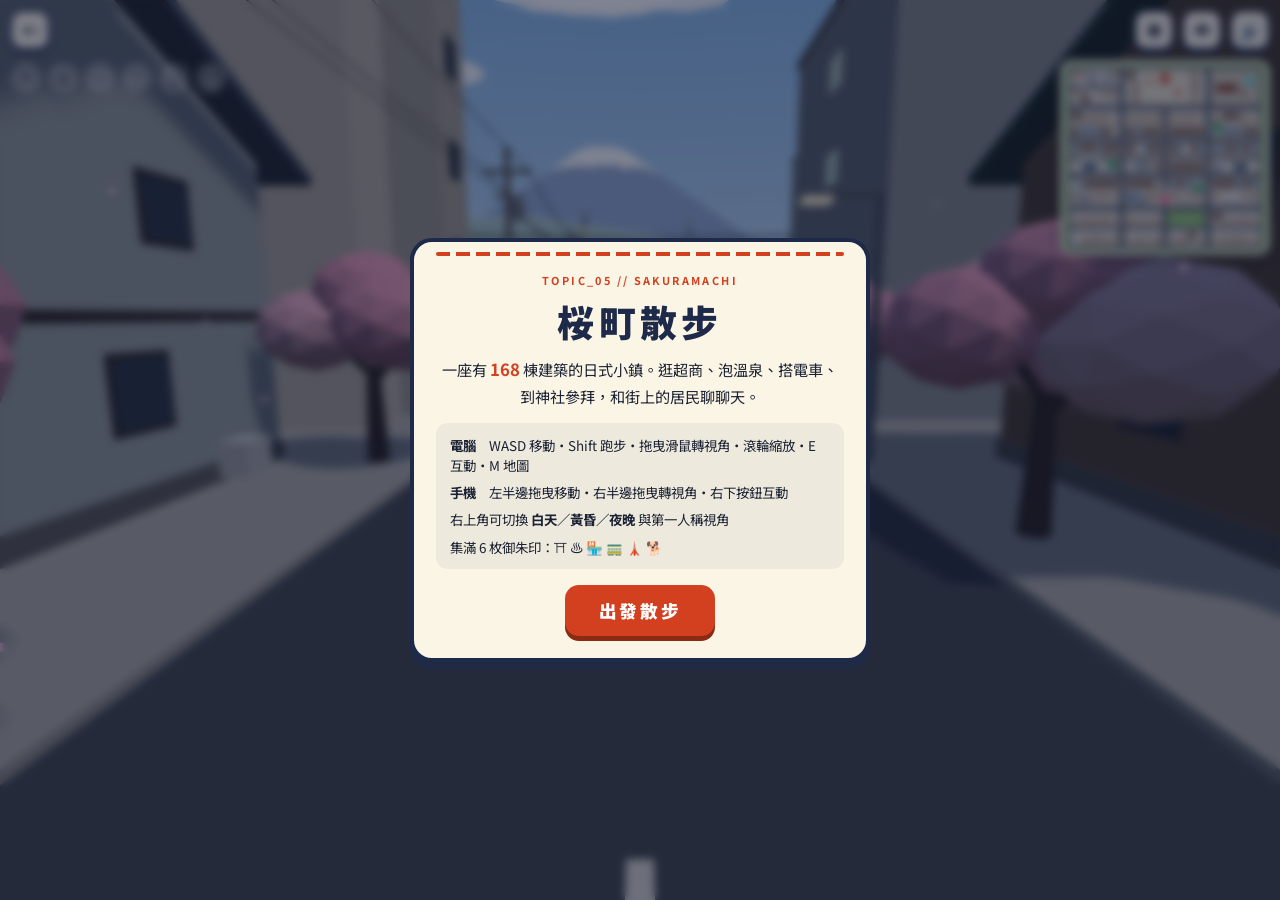
<file: town/index.html>
<!DOCTYPE html>
<html lang="zh-Hant">
<head>
  <meta charset="utf-8">
  <meta name="viewport" content="width=device-width, initial-scale=1, viewport-fit=cover, user-scalable=no">
  <meta name="theme-color" content="#1e2a4a">
  <title>桜町散步 // NEON LAB</title>
  <meta name="description" content="3D 日式街道漫遊：上百棟町家、商店與住宅，可以逛超商、泡溫泉、搭電車、到神社參拜，和街上的居民聊天。">
  <link rel="preconnect" href="https://fonts.googleapis.com">
  <link rel="preconnect" href="https://fonts.gstatic.com" crossorigin>
  <link href="https://fonts.googleapis.com/css2?family=Noto+Sans+JP:wght@900&family=Noto+Sans+TC:wght@400;700;900&display=swap" rel="stylesheet">
  <link rel="stylesheet" href="town.css">
  <script type="importmap">
    { "imports": { "three": "../lib/three.module.min.js", "three/addons/": "../lib/jsm/" } }
  </script>
</head>
<body>
  <canvas id="scene" aria-label="3D 日式街道"></canvas>

  <header class="hud">
    <a class="pill" href="../" aria-label="回首頁">←</a>
    <p class="place" id="place"></p>
    <button class="pill" id="bTime" aria-label="切換時間">☀</button>
    <button class="pill" id="bView" aria-label="切換視角">👁</button>
    <button class="pill" id="bSnd" aria-label="音效">🔊</button>
  </header>

  <canvas id="mini" class="mini" aria-label="小地圖（點擊放大）"></canvas>
  <div class="stamps" id="stamps" aria-label="御朱印帳"></div>

  <p class="toast" id="toast" role="status" aria-live="polite"></p>
  <div class="dlg" id="dlg"><b id="dlgName"></b><p id="dlgText"></p></div>
  <div class="joy" id="joy" aria-hidden="true"><i></i></div>
  <button class="run" id="run" aria-label="跑步">🏃</button>
  <button class="act" id="act" hidden>對話</button>

  <div class="overlay map" id="ovMap" hidden>
    <div><canvas id="big"></canvas><p>🔴 你的位置　🟡 居民　🟩 電車　・　點任意處關閉</p></div>
  </div>

  <div class="overlay" id="ovStart">
    <div class="card">
      <p class="tag">TOPIC_05 // SAKURAMACHI</p>
      <h1>桜町散步</h1>
      <p class="lead">一座有 <b id="count">100+</b> 棟建築的日式小鎮。逛超商、泡溫泉、搭電車、到神社參拜，和街上的居民聊聊天。</p>
      <ul class="howto">
        <li><b>電腦</b>　WASD 移動・Shift 跑步・拖曳滑鼠轉視角・滾輪縮放・E 互動・M 地圖</li>
        <li><b>手機</b>　左半邊拖曳移動・右半邊拖曳轉視角・右下按鈕互動</li>
        <li>右上角可切換 <b>白天／黃昏／夜晚</b> 與第一人稱視角</li>
        <li>集滿 6 枚御朱印：⛩ ♨ 🏪 🚃 🗼 🐕</li>
      </ul>
      <p class="loading" id="loading">正在蓋房子…</p>
      <button class="start" id="bStart" hidden>出發散步</button>
    </div>
  </div>

  <script type="module" src="main.js"></script>
</body>
</html>
</file>
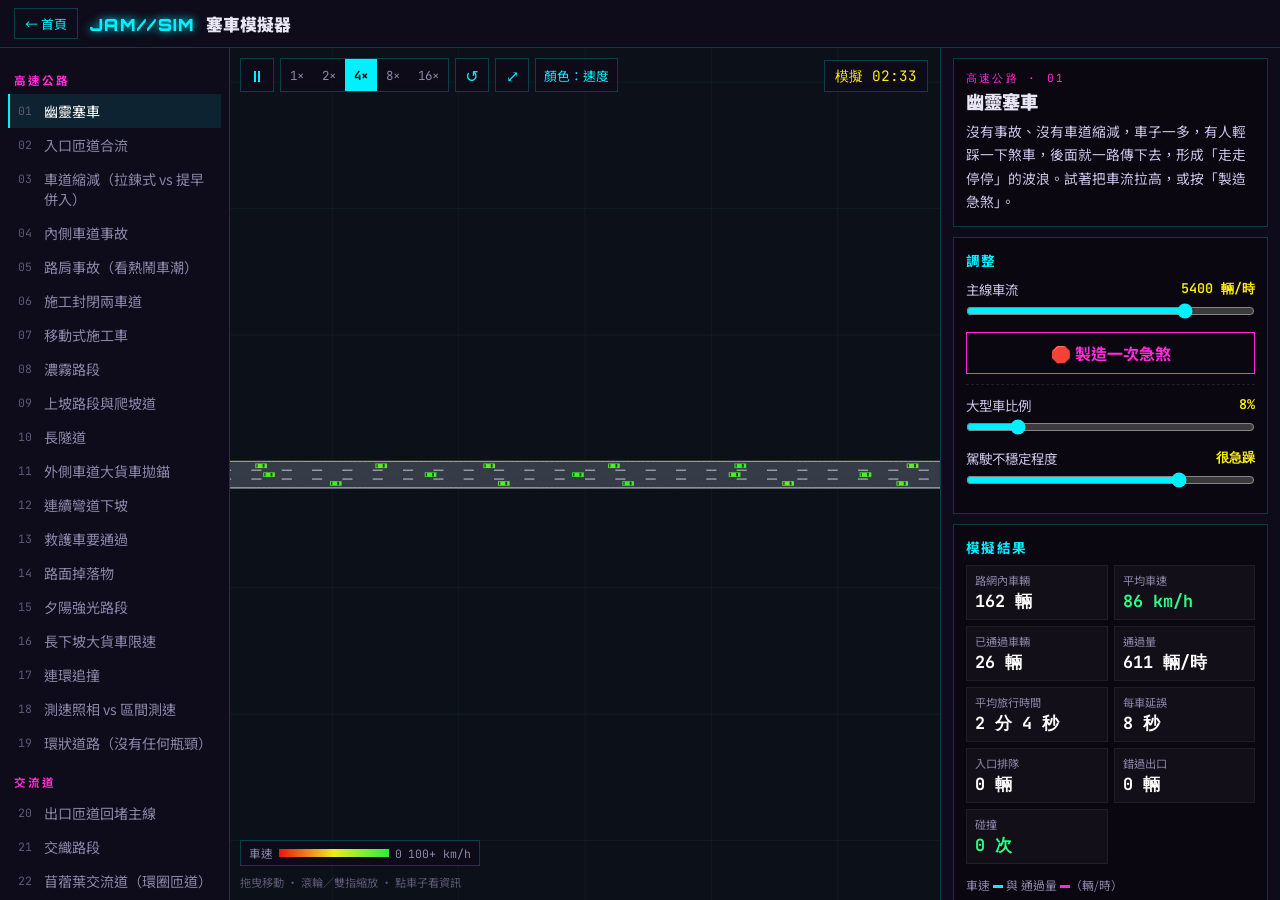
<file: traffic/index.html>
<!DOCTYPE html>
<html lang="zh-Hant">
<head>
  <meta charset="utf-8">
  <meta name="viewport" content="width=device-width, initial-scale=1, viewport-fit=cover">
  <meta name="theme-color" content="#07060d">
  <title>塞車模擬器 // NEON LAB</title>
  <meta name="description" content="微觀車流模擬：每一台車都會自己跟車、變換車道、不會互撞。56 種道路情境：合流、車道縮減、事故、施工、救護車、收費站、交織、苜蓿葉、系統交流道、匝道儀控、號誌路口、平交道、單行道棋盤，以及 13 種圓環（英式、迷你、雙車道、渦輪式、狗骨頭、魔法圓環、號誌圓環等），可調整每個入口的車流。">
  <link rel="preconnect" href="https://fonts.googleapis.com">
  <link rel="preconnect" href="https://fonts.gstatic.com" crossorigin>
  <link href="https://fonts.googleapis.com/css2?family=Orbitron:wght@700;900&family=Noto+Sans+TC:wght@400;500;700;900&family=JetBrains+Mono:wght@400;600&display=swap" rel="stylesheet">
  <link rel="stylesheet" href="traffic.css">
</head>
<body>
  <header class="top">
    <a class="chip" href="../">← 首頁</a>
    <h1><span class="logo">JAM//SIM</span> 塞車模擬器</h1>
    <select id="scSelect" aria-label="選擇道路情境"></select>
  </header>

  <div class="wrap">
    <aside class="list" id="scList" aria-label="道路情境"></aside>

    <main class="stage">
      <canvas id="cv" aria-label="車流模擬畫面"></canvas>
      <div class="toolbar">
        <button class="tb" id="bPlay" title="暫停／繼續">⏸</button>
        <div class="speeds" id="speeds">
          <button data-s="1">1×</button><button data-s="2">2×</button><button data-s="4" class="on">4×</button><button data-s="8">8×</button><button data-s="16">16×</button>
        </div>
        <button class="tb" id="bReset" title="重新開始">↺</button>
        <button class="tb" id="bView" title="全覽／聚焦">⤢</button>
        <button class="tb txt" id="bColor" title="車子顏色">顏色：速度</button>
      </div>
      <div class="clock mono" id="clock">00:00</div>
      <div class="legend" id="legend">
        <span>車速</span><i class="grad"></i><span class="mono">0</span><span class="mono r">100+ km/h</span>
      </div>
      <div class="vinfo" id="vinfo" hidden></div>
      <p class="hint">拖曳移動 · 滾輪／雙指縮放 · 點車子看資訊</p>
    </main>

    <aside class="panel">
      <section class="card">
        <p class="tag mono" id="scGroup"></p>
        <h2 id="scName"></h2>
        <p class="desc" id="scDesc"></p>
      </section>

      <section class="card">
        <h3>調整</h3>
        <div id="controls"></div>
        <div class="ctl-sep"></div>
        <label class="ctl"><span>大型車比例 <b><span id="truckV">10</span>%</b></span><input type="range" id="truck" min="0" max="50" step="1" value="10"></label>
        <label class="ctl"><span>駕駛不穩定程度 <b id="noiseV">中</b></span><input type="range" id="noise" min="0" max="0.6" step="0.05" value="0.15"></label>
      </section>

      <section class="card">
        <h3>模擬結果</h3>
        <div class="stats" id="stats"></div>
        <p class="sub">車速 <i class="dot c"></i> 與 通過量 <i class="dot p"></i>（輛/時）</p>
        <canvas class="chart" id="chart"></canvas>
        <p class="sub">時空圖：主線每一段的車速（紅色 = 塞車，斜斜的紅帶 = 回堵往上游傳）</p>
        <canvas class="heat" id="heat"></canvas>
        <div id="tables"></div>
      </section>
    </aside>
  </div>

  <script type="module" src="app.js"></script>
</body>
</html>
</file>
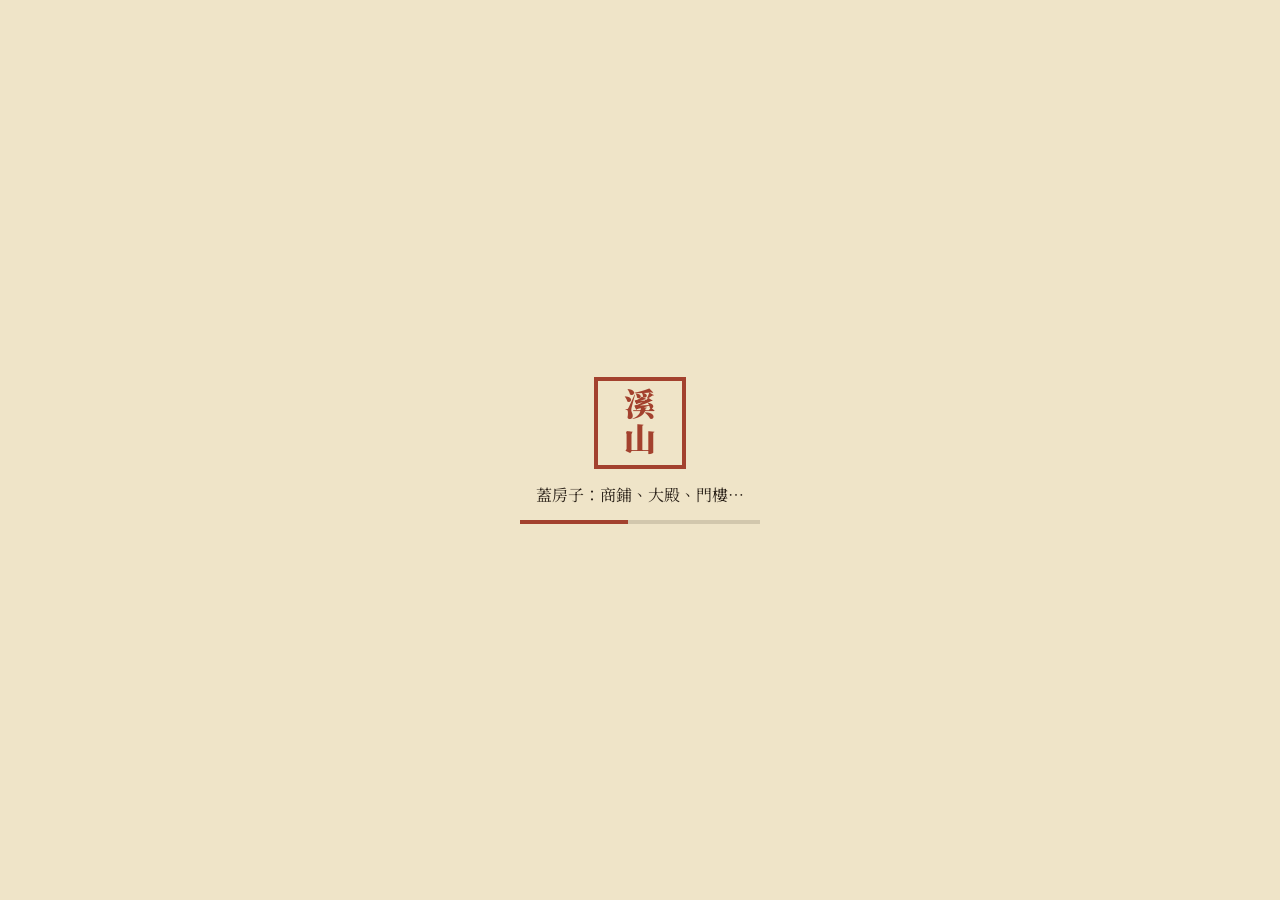
<file: xishan/index.html>
<!DOCTYPE html>
<html lang="zh-Hant">
<head>
  <meta charset="utf-8">
  <meta name="viewport" content="width=device-width, initial-scale=1, viewport-fit=cover, user-scalable=no">
  <meta name="theme-color" content="#2b2219">
  <title>溪山行旅 // NEON LAB</title>
  <meta name="description" content="以中國古典山水市集畫卷為靈感的 3D 場景：虹橋、渡口、烏篷船、市集、高台大殿與青綠遠山。可以環繞全景、步行探索、搭船遊河。">
  <link rel="preconnect" href="https://fonts.googleapis.com">
  <link rel="preconnect" href="https://fonts.gstatic.com" crossorigin>
  <link href="https://fonts.googleapis.com/css2?family=Noto+Serif+TC:wght@400;700;900&display=swap" rel="stylesheet">
  <link rel="stylesheet" href="style.css">
  <script type="importmap">
    { "imports": { "three": "../lib/three.module.min.js", "three/addons/": "../lib/jsm/" } }
  </script>
</head>
<body>
  <canvas id="c"></canvas>
  <div class="paper" aria-hidden="true"></div>
  <div class="vignette" aria-hidden="true"></div>

  <header class="top">
    <a class="back" href="../">← 首頁</a>
    <h1 class="title"><span>溪山行旅</span></h1>
    <nav class="tabs">
      <button id="tabOrbit">環繞全景</button>
      <button id="tabWalk">步行探索</button>
      <button id="tabBoat">搭船遊河</button>
      <button id="tabMap">輿圖</button>
    </nav>
  </header>

  <div id="loading">
    <div class="seal">溪山</div>
    <p id="loadmsg">展開畫卷…</p>
    <div class="bar"><i id="loadbar"></i></div>
  </div>

  <div id="menu" hidden>
    <div class="scroll">
      <h2>溪山行旅</h2>
      <p class="sub">晨霧初散，河上虹橋橫臥，渡口船來船往，市集正熱鬧；高台大殿在右上方俯看整座市鎮。</p>
      <div class="entries">
        <button id="bOrbit"><b>環繞全景</b><small>從河對岸高處看整幅畫卷</small></button>
        <button id="bWalk"><b>步行探索</b><small>從門樓出發，過虹橋、逛市集、上大殿</small></button>
        <button id="bBoat"><b>搭船遊河</b><small>坐烏篷船穿過虹橋，到上游再回來</small></button>
      </div>
      <p class="keys">電腦：WASD 走路、拖曳看四周、Shift 快跑、E 上下船、M 地圖<br>平板：左下角搖桿走路、右邊拖曳看四周</p>
    </div>
  </div>

  <p id="place"></p>
  <button id="prompt" hidden></button>
  <p id="hint"></p>
  <canvas id="minimap"></canvas>
  <div id="joy" aria-hidden="true"><i></i></div>

  <div id="bigmap" hidden>
    <div class="mapbox">
      <h3>溪山行旅輿圖 <small>（步行時點地圖可以直接走到那裡）</small></h3>
      <canvas id="bigmapc"></canvas>
    </div>
  </div>

  <script type="module" src="js/main.js"></script>
</body>
</html>
</file>
<file: assets/style.css>
:root {
  --bg: #07060d;
  --bg-2: #0e0b1a;
  --cyan: #00f0ff;
  --pink: #ff2bd6;
  --yellow: #fcee0a;
  --text: #e8e6f5;
  --muted: #8b86a8;
  --line: rgba(0, 240, 255, .25);
  --font: "Noto Sans TC", system-ui, sans-serif;
  --display: "Orbitron", "Noto Sans TC", sans-serif;
  --mono: "JetBrains Mono", ui-monospace, monospace;
}

* { box-sizing: border-box; margin: 0; padding: 0; }
html { scroll-behavior: smooth; }
body {
  background: radial-gradient(ellipse at 50% -10%, #1d0b33 0%, var(--bg) 60%) fixed, var(--bg);
  color: var(--text);
  font-family: var(--font);
  line-height: 1.7;
  overflow-x: hidden;
}
a { color: inherit; text-decoration: none; }
.mono { font-family: var(--mono); }

/* 掃描線 + 地板網格 */
.scanlines {
  position: fixed; inset: 0; pointer-events: none; z-index: 50;
  background: repeating-linear-gradient(to bottom, rgba(255,255,255,.03) 0 1px, transparent 1px 3px);
  mix-blend-mode: overlay;
}
.grid-floor {
  position: fixed; left: -50%; right: -50%; bottom: -10vh; height: 55vh; z-index: -1;
  background:
    linear-gradient(transparent 0 95%, rgba(255,43,214,.35) 95%) 0 0 / 100% 48px,
    linear-gradient(90deg, transparent 0 97%, rgba(255,43,214,.35) 97%) 0 0 / 48px 100%;
  transform: perspective(400px) rotateX(62deg);
  mask-image: linear-gradient(to top, #000 10%, transparent 90%);
  animation: floor 2.4s linear infinite;
  opacity: .5;
}
@keyframes floor { to { background-position: 0 48px, 0 0; } }

/* 頂部導覽 */
.topbar {
  position: fixed; top: 0; left: 0; right: 0; z-index: 40;
  display: flex; justify-content: space-between; align-items: center;
  padding: 14px clamp(16px, 4vw, 48px);
  background: linear-gradient(to bottom, rgba(7,6,13,.85), transparent);
  backdrop-filter: blur(4px);
}
.logo { font-family: var(--display); font-weight: 900; letter-spacing: .12em; color: var(--cyan); text-shadow: 0 0 10px var(--cyan); }
.logo span { color: var(--pink); text-shadow: 0 0 10px var(--pink); }
.topbar nav { display: flex; gap: 20px; }
.topbar nav a { font-weight: 700; color: var(--muted); transition: color .2s, text-shadow .2s; }
.topbar nav a:hover { color: var(--yellow); text-shadow: 0 0 8px var(--yellow); }

/* HERO */
.hero { position: relative; height: 100vh; min-height: 560px; display: grid; place-items: center; overflow: hidden; }
#particles { position: absolute; inset: 0; width: 100%; height: 100%; cursor: crosshair; }
.hero-ui {
  position: absolute; left: 0; right: 0; bottom: 8vh; padding: 0 16px;
  text-align: center; pointer-events: none;
}
.hero-ui .btn { pointer-events: auto; }
.tag { color: var(--cyan); font-size: .85rem; letter-spacing: .2em; }
.cursor { animation: blink 1s steps(1) infinite; }
@keyframes blink { 50% { opacity: 0; } }

/* 視覺上隱藏但保留給 SEO / 讀屏的標題（粒子已畫出字） */
.hero-ui .glitch { position: absolute; width: 1px; height: 1px; overflow: hidden; clip: rect(0 0 0 0); }

.sub { margin-top: 8px; color: var(--text); font-size: clamp(.95rem, 2.4vw, 1.15rem); }
.hint { margin-top: 4px; color: var(--muted); font-size: .8rem; }
.btn {
  display: inline-block; margin-top: 22px; padding: 12px 28px;
  font-weight: 900; letter-spacing: .1em; color: var(--bg); background: var(--yellow);
  clip-path: polygon(0 0, calc(100% - 14px) 0, 100% 14px, 100% 100%, 14px 100%, 0 calc(100% - 14px));
  transition: transform .15s, box-shadow .15s, background .15s;
  box-shadow: 0 0 24px rgba(252,238,10,.4);
}
.btn:hover { background: var(--cyan); transform: translateY(-2px); }

/* 區塊 */
.section { max-width: 1120px; margin: 0 auto; padding: 96px clamp(16px, 4vw, 32px) 40px; }
.section-title {
  font-family: var(--display); font-size: clamp(1.5rem, 4vw, 2.2rem); font-weight: 900;
  margin-bottom: 36px; display: flex; align-items: baseline; gap: 14px;
}
.section-title .mono { color: var(--pink); font-size: .9rem; text-shadow: 0 0 8px var(--pink); }
.section-title::after { content: ""; flex: 1; height: 1px; background: linear-gradient(90deg, var(--line), transparent); align-self: center; }

/* 關於 */
.about { display: grid; grid-template-columns: 1.4fr 1fr; gap: 28px; }
.terminal { border: 1px solid var(--line); background: rgba(14,11,26,.8); box-shadow: 0 0 30px rgba(0,240,255,.08) inset; }
.term-bar { display: flex; align-items: center; gap: 6px; padding: 8px 12px; border-bottom: 1px solid var(--line); font-size: .75rem; color: var(--muted); }
.term-bar i { width: 10px; height: 10px; border-radius: 50%; background: var(--pink); }
.term-bar i:nth-child(2) { background: var(--yellow); }
.term-bar i:nth-child(3) { background: var(--cyan); margin-right: 8px; }
#typer { padding: 18px; min-height: 220px; white-space: pre-wrap; color: var(--cyan); font-size: .9rem; line-height: 1.8; }
#typer::after { content: "▌"; animation: blink 1s steps(1) infinite; color: var(--pink); }
.stats { list-style: none; display: grid; gap: 14px; }
.stats li {
  border-left: 3px solid var(--pink); padding: 14px 18px; background: linear-gradient(90deg, rgba(255,43,214,.12), transparent);
  display: flex; align-items: baseline; gap: 14px;
}
.stats b { font-family: var(--display); font-size: 2rem; color: var(--yellow); text-shadow: 0 0 12px rgba(252,238,10,.6); min-width: 3.2ch; }
.stats span { color: var(--muted); }

/* 卡片 */
.cards { display: grid; grid-template-columns: repeat(auto-fill, minmax(280px, 1fr)); gap: 24px; }
.card {
  position: relative; display: flex; flex-direction: column; overflow: hidden;
  border: 1px solid var(--line); background: linear-gradient(160deg, rgba(14,11,26,.95), rgba(7,6,13,.95));
  clip-path: polygon(0 0, calc(100% - 22px) 0, 100% 22px, 100% 100%, 0 100%);
  transition: transform .25s, border-color .25s, box-shadow .25s;
  transform-style: preserve-3d;
}
.card:not(.locked):hover { border-color: var(--cyan); box-shadow: 0 0 40px rgba(0,240,255,.2); }
.card-glow {
  position: absolute; inset: 0; pointer-events: none; opacity: 0; transition: opacity .25s;
  background: radial-gradient(300px circle at var(--mx, 50%) var(--my, 50%), rgba(0,240,255,.18), transparent 60%);
}
.card:hover .card-glow { opacity: 1; }
.card-visual { height: 170px; display: grid; place-items: center; color: var(--cyan); border-bottom: 1px solid var(--line);
  background: repeating-linear-gradient(90deg, rgba(0,240,255,.05) 0 1px, transparent 1px 20px), repeating-linear-gradient(0deg, rgba(0,240,255,.05) 0 1px, transparent 1px 20px); }
.card-visual svg { width: 110px; filter: drop-shadow(0 0 8px var(--cyan)); animation: hover-float 4s ease-in-out infinite; }
@keyframes hover-float { 50% { transform: translateY(-8px); } }
.card-body { padding: 20px 22px 24px; position: relative; }
.card-no { color: var(--pink); font-size: .75rem; letter-spacing: .2em; }
.card h3 { font-size: 1.35rem; font-weight: 900; margin: 4px 0 6px; }
.card p { color: var(--muted); font-size: .95rem; }
.badge { display: inline-block; margin-top: 14px; padding: 2px 10px; font-size: .72rem; border: 1px solid var(--yellow); color: var(--yellow); }
.card.locked { opacity: .45; border-style: dashed; }
.card.locked .badge { border-color: var(--muted); color: var(--muted); }

.footer { display: flex; justify-content: space-between; flex-wrap: wrap; gap: 8px; max-width: 1120px; margin: 60px auto 0; padding: 24px clamp(16px, 4vw, 32px) 40px; color: var(--muted); font-size: .75rem; border-top: 1px solid var(--line); }

@media (max-width: 760px) {
  .about { grid-template-columns: 1fr; }
  .topbar nav { gap: 14px; }
}
@media (prefers-reduced-motion: reduce) {
  .grid-floor, .card-visual svg { animation: none; }
}
</file>
<file: arena/arena.css>
:root {
  --bg: #05080e; --panel: #0b1320; --panel2: #101c2e; --line: #2b6cb0; --cy: #6fd3ff; --txt: #cfe6ff; --dim: #6f8aa8;
  --gold: #ffd45a; --ok: #39ff7a; --bad: #ff5340;
  --font: "Noto Sans TC", system-ui, sans-serif; --num: "Orbitron", "Noto Sans TC", sans-serif;
}
* { box-sizing: border-box; margin: 0; padding: 0; -webkit-tap-highlight-color: transparent; }
html, body { height: 100%; overflow: hidden; background: var(--bg); color: var(--txt); font-family: var(--font); user-select: none; -webkit-user-select: none; overscroll-behavior: none; }
body { background: radial-gradient(ellipse at 50% 0%, #10203a 0%, #05080e 60%); }
button { font: inherit; color: inherit; cursor: pointer; border: 0; background: none; }
[hidden] { display: none !important; }

#app { height: 100dvh; max-width: 560px; margin: 0 auto; display: flex; flex-direction: column; border-inline: 1px solid #14263c; background: #060a12; }

.top { flex: none; display: flex; align-items: center; gap: 8px; padding: max(6px, env(safe-area-inset-top)) 8px 6px; background: linear-gradient(#13233a, #0a1322); border-bottom: 1px solid var(--line); box-shadow: 0 0 14px rgba(60,150,255,.25); z-index: 3; }
.hbtn { flex: none; width: 34px; height: 34px; display: grid; place-items: center; color: var(--cy); text-decoration: none; font-weight: 900; border: 1px solid var(--line); background: #0a1626; clip-path: polygon(6px 0, 100% 0, 100% calc(100% - 6px), calc(100% - 6px) 100%, 0 100%, 0 6px); }
.stage { flex: 1; min-width: 0; line-height: 1.15; }
.stage b { display: block; white-space: nowrap; font-family: var(--num); font-size: .95rem; letter-spacing: .08em; color: #eaf6ff; text-shadow: 0 0 8px rgba(110,210,255,.7); }
.stage small { display: block; font-size: .68rem; color: var(--dim); white-space: nowrap; overflow: hidden; text-overflow: ellipsis; }
.stage small.boss { color: #ffb020; }
.stat { flex: none; display: flex; align-items: center; gap: 5px; padding: 5px 9px; border: 1px solid #23415f; background: #070e19; font-family: var(--num); font-size: .82rem; font-weight: 700; }
.stat i { font-style: normal; }
.stat.gold { color: var(--gold); } .stat.sup { color: var(--ok); } .stat.sup.full { color: #ffb020; }
.stat.bump b { animation: bump .3s; }
@keyframes bump { 40% { transform: scale(1.35); } }

.field { position: relative; flex: 1; min-height: 0; display: grid; place-items: center; overflow: hidden; background: #020409; }
#cv { display: block; touch-action: none; }
.go { position: absolute; left: 50%; top: 50%; transform: translate(-50%, -50%); padding: 12px 34px; font-family: var(--num); font-weight: 900; font-size: 1.1rem; letter-spacing: .2em; color: #04121c; background: linear-gradient(#9be7ff, #2aa8ff); clip-path: polygon(14px 0, 100% 0, calc(100% - 14px) 100%, 0 100%); filter: drop-shadow(0 0 12px rgba(80,190,255,.8)); animation: pulse 1.4s infinite; }
.go:disabled { background: #3a4656; color: #8a98a8; filter: none; animation: none; }
@keyframes pulse { 50% { filter: drop-shadow(0 0 22px rgba(120,220,255,1)); } }
.spd { position: absolute; right: 8px; bottom: 8px; padding: 7px 12px; font-family: var(--num); font-size: .8rem; font-weight: 700; color: var(--cy); border: 1px solid var(--line); background: rgba(6,14,26,.85); }
.toast { position: absolute; left: 50%; top: 12px; transform: translate(-50%, -6px); padding: 6px 14px; font-size: .82rem; font-weight: 700; color: #fff; background: rgba(10,20,36,.92); border: 1px solid var(--line); opacity: 0; transition: .2s; pointer-events: none; white-space: nowrap; z-index: 2; }
.toast.show { opacity: 1; transform: translate(-50%, 0); }

.cmd { flex: none; background: linear-gradient(#101c2e, #070d18); border-top: 1px solid var(--line); box-shadow: 0 0 14px rgba(60,150,255,.25); padding: 6px 8px max(8px, env(safe-area-inset-bottom)); z-index: 3; }
.cmd.battle .tabs, .cmd.battle .pane { display: none; }
.info { min-height: 46px; display: flex; gap: 8px; align-items: center; font-size: .72rem; line-height: 1.35; color: var(--dim); padding: 2px 2px 6px; }
.info .txt { flex: 1; min-width: 0; }
.info b { color: #eaf6ff; font-size: .82rem; }
.info .st { font-family: var(--num); font-size: .66rem; color: var(--cy); margin-left: 6px; white-space: nowrap; }
.info em { font-style: normal; color: var(--gold); }
.info .acts { flex: none; display: flex; flex-direction: column; gap: 4px; }
.mini { padding: 5px 9px; font-size: .72rem; font-weight: 700; border: 1px solid var(--line); background: #0a1626; color: var(--cy); white-space: nowrap; }
.mini.sell { border-color: #7a5a1a; color: var(--gold); }
.tabs { display: flex; gap: 4px; }
.tabs button { flex: 1; padding: 6px 0; font-size: .8rem; font-weight: 700; color: var(--dim); background: #081120; border: 1px solid #1c3350; border-bottom: 0; }
.tabs button.on { color: #eaf6ff; background: #132a48; border-color: var(--line); text-shadow: 0 0 8px rgba(110,210,255,.8); }
.pane { height: 150px; overflow-y: auto; border: 1px solid var(--line); background: #060c16; padding: 6px; display: grid; grid-template-columns: repeat(auto-fill, minmax(62px, 1fr)); gap: 5px; align-content: start; }
.pane.list { display: block; }
.tile { position: relative; aspect-ratio: 1 / 1.12; display: flex; flex-direction: column; align-items: center; justify-content: space-between; padding: 2px 2px 3px; background: linear-gradient(#14253c, #0a1422); border: 1px solid #27486c; touch-action: none; overflow: hidden; }
.tile.sel { border-color: #9dffc4; box-shadow: 0 0 8px rgba(90,255,160,.6) inset; }
.tile.lock { opacity: .45; }
.tile.poor .cost { color: var(--bad); }
.tile img { width: 60%; margin-top: 9px; aspect-ratio: 1; pointer-events: none; }
.tile .nm { font-size: .62rem; font-weight: 700; color: #dcebfa; white-space: nowrap; }
.tile .cost { position: absolute; top: 1px; left: 3px; font-family: var(--num); font-size: .66rem; font-weight: 700; color: var(--gold); }
.tile .sp { position: absolute; top: 1px; right: 3px; font-family: var(--num); font-size: .62rem; color: var(--ok); }
.tile .star { position: absolute; bottom: 14px; left: 0; right: 0; text-align: center; font-size: .6rem; color: #ffd23a; text-shadow: 0 0 3px #000; }
.tile .q { position: absolute; bottom: 14px; right: 1px; width: 17px; height: 17px; font-size: .62rem; line-height: 15px; text-align: center; color: var(--cy); border: 1px solid #27486c; background: #081120; border-radius: 50%; }
.empty { grid-column: 1 / -1; text-align: center; color: var(--dim); font-size: .78rem; padding: 26px 0; }
.trow { display: flex; align-items: center; gap: 8px; padding: 5px 4px; border-bottom: 1px dashed #1c3350; font-size: .76rem; }
.trow i { font-style: normal; width: 22px; text-align: center; }
.trow b { color: #eaf6ff; } .trow span { flex: 1; color: var(--dim); } .trow em { font-style: normal; font-family: var(--num); color: var(--gold); }

.ghost { position: fixed; width: 60px; height: 60px; margin: -30px 0 0 -30px; pointer-events: none; z-index: 20; filter: drop-shadow(0 0 8px rgba(110,210,255,.9)); }

.overlay { position: fixed; inset: 0; z-index: 10; display: grid; place-items: center; padding: 14px; background: rgba(2,5,10,.82); backdrop-filter: blur(4px); overflow-y: auto; }
.box { width: min(100%, 430px); padding: 20px 16px; text-align: center; background: linear-gradient(#12233c, #070d18); border: 1px solid var(--line); box-shadow: 0 0 30px rgba(60,150,255,.35), 0 0 0 4px rgba(10,20,36,.9); clip-path: polygon(16px 0, 100% 0, 100% calc(100% - 16px), calc(100% - 16px) 100%, 0 100%, 0 16px); }
.tag { font-family: var(--num); font-size: .62rem; letter-spacing: .25em; color: var(--cy); }
.box h1 { font-size: 2rem; font-weight: 900; letter-spacing: .12em; color: #fff; text-shadow: 0 0 18px rgba(90,190,255,.9); margin: 4px 0 10px; }
.box h2 { font-size: 1.3rem; font-weight: 900; color: #fff; text-shadow: 0 0 12px rgba(90,190,255,.8); margin-bottom: 8px; }
.box h2.win { color: var(--gold); text-shadow: 0 0 14px rgba(255,200,60,.8); } .box h2.lose { color: var(--bad); text-shadow: 0 0 14px rgba(255,70,50,.8); }
.box p.lead { font-size: .84rem; color: var(--dim); margin-bottom: 12px; line-height: 1.5; }
.box p.lead em { font-style: normal; color: var(--gold); font-weight: 700; }
.btn { display: block; width: 100%; margin-top: 8px; padding: 11px; font-weight: 900; letter-spacing: .1em; color: #04121c; background: linear-gradient(#9be7ff, #2aa8ff); clip-path: polygon(10px 0, 100% 0, calc(100% - 10px) 100%, 0 100%); }
.btn.ghostbtn { background: none; color: var(--dim); border: 1px solid #27486c; clip-path: none; font-weight: 700; }
.pick { display: grid; gap: 8px; }
.opt { display: grid; grid-template-columns: 52px 1fr; gap: 10px; align-items: center; text-align: left; padding: 10px; background: linear-gradient(90deg, #14253c, #0a1422); border: 1px solid #27486c; border-left: 4px solid var(--c, var(--line)); transition: .12s; }
.opt:hover, .opt:active { border-color: var(--c, var(--cy)); transform: translateX(3px); box-shadow: 0 0 14px color-mix(in srgb, var(--c, #6fd3ff) 45%, transparent); }
.opt .ic { width: 52px; height: 52px; display: grid; place-items: center; font-size: 1.7rem; background: #060c16; border: 1px solid #27486c; }
.opt .ic img { width: 100%; }
.opt b { display: block; font-size: .98rem; color: #fff; } .opt b small { font-family: var(--num); font-size: .58rem; letter-spacing: .15em; color: var(--c, var(--cy)); margin-left: 6px; }
.opt span { display: block; font-size: .74rem; color: var(--dim); line-height: 1.4; margin-top: 2px; }
.opt .row { display: flex; gap: 2px; margin-top: 4px; } .opt .row img { width: 30px; height: 30px; }
.howto { list-style: none; text-align: left; font-size: .8rem; color: var(--txt); line-height: 1.5; margin: 6px 0 10px; }
.howto li { padding: 4px 0 4px 16px; position: relative; } .howto li::before { content: "▸"; position: absolute; left: 0; color: var(--cy); }
@media (max-height: 640px) { .pane { height: 96px; } }
</file>
<file: datacenter/style.css>
:root {
  --ink: #4b5a82; --ink2: #6b78a3; --bg: #eef2fb; --card: #ffffffee;
  --blue: #6f9dff; --pink: #ff8aa5; --mint: #7fe0c4; --yellow: #ffd35c; --red: #ff6f8e; --amber: #ffb347;
  --font: "Noto Sans TC", "PingFang TC", "Microsoft JhengHei", system-ui, sans-serif;
  --r: 16px; --shadow: 0 6px 18px rgba(75, 90, 130, .18);
}
* { box-sizing: border-box; margin: 0; padding: 0; -webkit-tap-highlight-color: transparent; }
html, body { height: 100%; overflow: hidden; background: #c9ebb2; font-family: var(--font); color: var(--ink); user-select: none; -webkit-user-select: none; }
#c { position: fixed; inset: 0; display: block; touch-action: none; }
[hidden] { display: none !important; }
button { font: inherit; color: inherit; cursor: pointer; border: 0; background: none; }

/* 上方列 */
.top { position: fixed; top: 0; left: 0; right: 0; z-index: 5; display: flex; flex-wrap: wrap; gap: 6px; align-items: center; padding: max(8px, env(safe-area-inset-top)) 10px 6px; pointer-events: none; }
.top > * { pointer-events: auto; }
.grow { flex: 1; }
.pill { background: var(--card); border-radius: 999px; padding: 5px 12px; font-size: .86rem; font-weight: 700; box-shadow: var(--shadow); display: inline-flex; gap: 8px; align-items: center; white-space: nowrap; }
.pill.brand { background: var(--blue); color: #fff; font-weight: 900; }
.pill.soft { color: var(--ink2); font-weight: 500; }
.pill.btn:hover { transform: translateY(-1px); }
.pill.btn.on { background: var(--ink); color: #fff; }
#inc.bad { background: var(--red); color: #fff; }
#clock { font-variant-numeric: tabular-nums; font-weight: 900; color: var(--blue); }
.back { background: var(--card); color: var(--ink); padding: 5px 12px; border-radius: 999px; text-decoration: none; font-size: .86rem; font-weight: 700; box-shadow: var(--shadow); }

/* 工單卡 */
#ticket { position: fixed; right: 10px; top: 58px; width: min(320px, calc(100vw - 20px)); z-index: 4; background: var(--card); border-radius: var(--r); padding: 12px 14px; box-shadow: var(--shadow); font-size: .85rem; max-height: calc(100vh - 330px); overflow: auto; border: 3px solid #fff; }
.tk-top { display: flex; gap: 8px; align-items: center; }
.tk-top b { font-size: 1rem; }
.prio { font-size: .72rem; font-weight: 900; padding: 2px 8px; border-radius: 999px; color: #fff; background: var(--ink2); }
.prio.p1 { background: var(--red); } .prio.p2 { background: var(--amber); } .prio.p3 { background: var(--mint); color: #2c5b4f; }
.tk-where { margin-top: 6px; font-weight: 900; color: var(--blue); }
.tk-sla { font-weight: 700; color: var(--ink2); } .tk-sla.late { color: var(--red); }
.tk-desc { margin: 6px 0; color: var(--ink2); line-height: 1.5; }
.tk-steps { list-style: none; display: grid; gap: 3px; }
.tk-steps li { padding: 3px 8px; border-radius: 10px; color: var(--ink2); }
.tk-steps li.done { color: #3aa77f; text-decoration: line-through; opacity: .75; }
.tk-steps li.now { background: #eaf1ff; color: var(--ink); font-weight: 900; }
.tk-empty { text-align: center; padding: 8px; font-weight: 700; } .tk-empty small { display: block; font-weight: 500; color: var(--ink2); margin-top: 4px; }
.navbtn { position: fixed; right: 10px; z-index: 4; bottom: 228px; background: var(--blue); color: #fff; font-weight: 900; padding: 9px 16px; border-radius: 999px; box-shadow: var(--shadow); }
.backbtn { position: fixed; left: 50%; transform: translateX(-50%); top: 60px; z-index: 6; background: var(--ink); color: #fff; padding: 8px 16px; border-radius: 999px; font-weight: 900; box-shadow: var(--shadow); }

/* 工單清單 */
#tlist { position: fixed; right: 10px; top: 58px; z-index: 7; width: min(340px, calc(100vw - 20px)); max-height: 70vh; overflow: auto; background: #fff; border-radius: var(--r); padding: 12px; box-shadow: var(--shadow); display: grid; gap: 6px; }
#tlist h3 { font-size: 1rem; }
.tl { text-align: left; display: grid; grid-template-columns: auto 1fr; gap: 2px 8px; padding: 8px 10px; border-radius: 12px; background: var(--bg); }
.tl small { grid-column: 2; color: var(--ink2); }
.tl.done { opacity: .55; } .tl.act { outline: 2px solid var(--blue); }

/* 縮放、小地圖 */
.zoom { position: fixed; left: 10px; top: 58px; z-index: 4; display: grid; gap: 6px; justify-items: center; }
.zoom button { width: 44px; height: 44px; border-radius: 50%; background: var(--card); box-shadow: var(--shadow); font-size: 1.4rem; font-weight: 900; }
.zoom button.on { background: var(--yellow); }
.zoom span { font-size: .72rem; font-weight: 900; background: var(--card); border-radius: 999px; padding: 2px 8px; box-shadow: var(--shadow); }
#minimap { position: fixed; right: 10px; bottom: 66px; width: 225px; height: 150px; z-index: 4; border-radius: 14px; border: 3px solid #fff; box-shadow: var(--shadow); background: #c9ebb2; cursor: crosshair; image-rendering: pixelated; }

/* 下方：工具、背包 */
.bar { position: fixed; left: 10px; bottom: max(10px, env(safe-area-inset-bottom)); right: 245px; z-index: 4; display: flex; gap: 8px; flex-wrap: wrap; align-items: flex-end; pointer-events: none; }
.bar > div { pointer-events: auto; background: var(--card); border-radius: var(--r); padding: 6px 8px; box-shadow: var(--shadow); display: flex; gap: 4px; align-items: center; flex-wrap: wrap; }
.tool, .item { display: grid; justify-items: center; font-size: 1.3rem; padding: 2px 6px; border-radius: 10px; opacity: .35; filter: grayscale(1); }
.tool.on, .item { opacity: 1; filter: none; }
.tool small, .item small { font-size: .6rem; font-weight: 700; color: var(--ink2); white-space: nowrap; }
.item.bad { background: #ffe1e8; } .item.used { background: #fff3d6; } .item.new { background: #e7f7ef; }
.cap { font-size: .75rem; font-weight: 900; color: var(--ink2); padding: 0 6px; }

/* 對話、提示 */
#dialog { position: fixed; left: 70px; top: 120px; z-index: 6; max-width: min(440px, calc(100vw - 90px)); background: #fff; border-radius: 20px 20px 20px 4px; padding: 12px 16px; box-shadow: var(--shadow); border: 3px solid #bfe8da; cursor: pointer; animation: pop .3s; }
#dialog .who { font-weight: 900; color: #3aa77f; margin-bottom: 4px; }
#dialog p { line-height: 1.6; } #dialog small { color: var(--ink2); display: block; text-align: right; margin-top: 4px; }
#toasts { position: fixed; left: 50%; top: 58px; transform: translateX(-50%); z-index: 8; display: grid; gap: 6px; justify-items: center; pointer-events: none; width: min(520px, calc(100vw - 20px)); }
.toast { background: #fff; padding: 7px 14px; border-radius: 999px; font-weight: 700; font-size: .88rem; box-shadow: var(--shadow); animation: pop .25s; transition: opacity .5s, transform .5s; text-align: center; }
.toast.good { background: #e3faef; color: #2f8a68; } .toast.warn { background: #fff3d6; color: #a86a00; } .toast.bad { background: var(--red); color: #fff; }
.toast.out { opacity: 0; transform: translateY(-8px); }
@keyframes pop { from { transform: scale(.85); opacity: 0; } to { transform: none; opacity: 1; } }

/* 特寫面板 */
#panel { position: fixed; inset: 0; margin: auto; height: fit-content; z-index: 9; width: min(860px, calc(100vw - 16px)); max-height: calc(100vh - 80px); overflow: auto; background: #fff; border-radius: 22px; box-shadow: 0 16px 50px rgba(60, 70, 120, .35); border: 4px solid #dfe7ff; animation: pop .15s; }
.phead { display: flex; align-items: center; gap: 10px; padding: 12px 16px; background: linear-gradient(#eaf1ff, #fff); border-bottom: 2px dashed #dfe7ff; position: sticky; top: 0; z-index: 1; }
.ptitle { font-weight: 900; font-size: 1.1rem; flex: 1; } .ptitle small { font-weight: 700; color: var(--ink2); font-size: .8rem; margin-left: 8px; }
.pclose { width: 34px; height: 34px; border-radius: 50%; background: var(--bg); font-weight: 900; }
.pbody { padding: 14px 16px; display: grid; gap: 10px; }
.pbody p { line-height: 1.6; }
.rackbody { grid-template-columns: minmax(220px, 300px) 1fr; align-items: start; }
@media (max-width: 640px) { .rackbody { grid-template-columns: 1fr; } }
.elev { background: #4b5a82; border-radius: 12px; padding: 6px; display: grid; gap: 1px; max-height: 64vh; overflow: auto; }
.unit { display: flex; align-items: center; gap: 6px; padding: 0 6px; border-radius: 4px; font-size: .68rem; color: #2c3550; cursor: pointer; min-height: 14px; position: relative; overflow: hidden; }
.unit .u { font-weight: 900; opacity: .6; width: 26px; } .unit .nm { flex: 1; white-space: nowrap; overflow: hidden; text-overflow: ellipsis; font-weight: 700; }
.unit .tag { background: var(--red); color: #fff; border-radius: 6px; padding: 0 4px; font-weight: 900; }
.unit .mood { font-weight: 900; color: #c0392b; }
.unit.mC1 { background: #9fb3e6; } .unit.mC2 { background: #b2c6f2; } .unit.mS4 { background: #a6dccf; } .unit.mG4 { background: #cdb2ef; } .unit.mSW { background: #86cfee; }
.unit.back { filter: brightness(.88); }
.unit.sel { outline: 3px solid var(--yellow); z-index: 1; }
.unit.empty { background: #39456a; color: #9aa6cf; cursor: default; }
.unit.empty.missing { background: repeating-linear-gradient(45deg, #ff8aa5 0 6px, #ffd0db 6px 12px); color: #7a1c33; cursor: pointer; }
.unit.empty.target { background: #ffe08a; color: #6b5200; cursor: pointer; animation: glow 1s infinite alternate; }
@keyframes glow { to { background: #fff2c4; } }
.led { width: 9px; height: 9px; border-radius: 50%; display: inline-block; background: #a7afc2; box-shadow: 0 0 0 2px #fff6; flex: none; }
.led.ok { background: #5be39a; } .led.warn { background: #ffc85a; } .led.fail { background: var(--amber); animation: blink .6s infinite alternate; } .led.off { background: #a7afc2; }
@keyframes blink { to { background: #fff2c4; } }
b.amber { color: #e08a00; }
.detail { display: grid; gap: 10px; }
.row { display: flex; gap: 8px; flex-wrap: wrap; align-items: center; }
.pbtn { background: var(--bg); padding: 8px 14px; border-radius: 999px; font-weight: 800; font-size: .88rem; box-shadow: inset 0 -3px 0 #d3dcf3; }
.pbtn.main { background: var(--blue); color: #fff; box-shadow: inset 0 -3px 0 #4d7be0; }
.pbtn.done { background: #e3faef; color: #2f8a68; box-shadow: inset 0 -3px 0 #bfeedd; }
.pbtn.small { padding: 5px 10px; font-size: .78rem; }
.pbtn:active { transform: translateY(2px); box-shadow: none; }
.hint, .note { color: var(--ink2); font-size: .86rem; }
.srv { background: var(--bg); border-radius: 16px; padding: 12px; display: grid; gap: 8px; }
.srvhead { display: grid; gap: 2px; font-size: .85rem; } .srvhead b { font-size: 1.05rem; }
.srv h4, .pdu h4, .pbody h4 { font-size: .85rem; margin-top: 4px; }
.bays { display: grid; grid-template-columns: repeat(auto-fill, minmax(52px, 1fr)); gap: 6px; }
.bay { background: #fff; border-radius: 10px; padding: 6px 2px; display: grid; justify-items: center; gap: 2px; font-size: .7rem; font-weight: 800; box-shadow: inset 0 -3px 0 #dfe5f5; }
.bay i { width: 12px; height: 12px; border-radius: 50%; background: #5be39a; font-style: normal; }
.bay.fail i { background: var(--amber); animation: blink .5s infinite alternate; } .bay.fail { background: #fff3d6; }
.bay.empty i { background: #39456a; } .bay.empty { background: #e2e6f2; }
.bay.rebuild i { background: #6fd0ff; animation: blink .4s infinite alternate; }
.bay.off i { background: #a7afc2; }
.bay.fan i { width: auto; height: auto; background: none; font-size: 1.1rem; color: #59c7a3; } .bay.fan.fail i { color: var(--red); animation: none; }
.bay.port.link i { background: #6fd0ff; } .bay.port.dark i { background: #39456a; } .bay.port.dark { background: #ffe1e8; }
.psus { grid-template-columns: repeat(2, 1fr); }
.pdu { background: #f6f1ff; border-radius: 16px; padding: 10px 12px; display: grid; gap: 6px; }
.feeds { display: flex; gap: 8px; flex-wrap: wrap; font-weight: 900; font-size: .85rem; }
.feeds span { padding: 3px 10px; border-radius: 999px; background: #e3faef; color: #2f8a68; } .feeds .off { background: var(--red); color: #fff; } .feeds .lim { background: #fff; color: var(--ink2); }
.parts { display: grid; grid-template-columns: repeat(auto-fill, minmax(170px, 1fr)); gap: 8px; }
.part { background: var(--bg); border-radius: 16px; padding: 10px; display: grid; gap: 2px; text-align: left; box-shadow: inset 0 -3px 0 #d3dcf3; }
.part .ic { font-size: 1.6rem; } .part small { color: var(--ink2); } .part em { font-style: normal; font-weight: 900; color: var(--blue); }
.part.on { background: #e3faef; } .part:hover { background: #e2eaff; }
.crahinfo { display: grid; gap: 4px; background: var(--bg); border-radius: 14px; padding: 10px 12px; font-size: .9rem; }

/* 載入、開始、結算 */
#loading { position: fixed; inset: 0; z-index: 20; display: grid; place-content: center; justify-items: center; gap: 10px; background: var(--bg); font-weight: 900; }
.logo { font-size: 3rem; animation: bob 1.2s infinite alternate ease-in-out; } @keyframes bob { to { transform: translateY(-6px); } }
#menu, #end { position: fixed; inset: 0; z-index: 15; display: grid; place-items: center; padding: 14px; background: rgba(238, 242, 251, .55); backdrop-filter: blur(2px); }
.card { background: #fff; border-radius: 26px; padding: 22px 24px; width: min(540px, 100%); box-shadow: 0 16px 50px rgba(60, 70, 120, .3); border: 4px solid #dfe7ff; display: grid; gap: 10px; text-align: center; max-height: 100%; overflow: auto; }
.card h1 { font-size: 2.2rem; font-weight: 900; letter-spacing: .12em; color: var(--blue); }
.card h2 { font-size: 1.5rem; font-weight: 900; }
.sub { color: var(--ink2); line-height: 1.6; }
.how { list-style: none; text-align: left; display: grid; gap: 6px; background: var(--bg); border-radius: 16px; padding: 12px 14px; font-size: .9rem; line-height: 1.5; }
.card .row { justify-content: center; }
.card button { background: var(--bg); padding: 10px 18px; border-radius: 999px; font-weight: 900; box-shadow: inset 0 -3px 0 #d3dcf3; }
.card button.main { background: var(--blue); color: #fff; box-shadow: inset 0 -3px 0 #4d7be0; }
.keys { font-size: .75rem; color: var(--ink2); }
.stars { font-size: 2.6rem; color: var(--yellow); letter-spacing: .15em; text-shadow: 0 2px 0 #e0a800; }
.res { list-style: none; display: grid; gap: 4px; } .res .bad { color: var(--red); }
.inc { text-align: left; background: #ffe8ee; border-radius: 14px; padding: 8px 12px; font-size: .82rem; max-height: 140px; overflow: auto; } .inc.soft { background: #fff6df; }

@media (max-width: 760px) {
  .pill.soft, #lvl, #where { display: none; }
  #ticket { top: auto; bottom: 168px; right: 8px; width: calc(100vw - 16px); max-height: 30vh; }
  .navbtn { bottom: 128px; }
  #minimap { width: 150px; height: 100px; bottom: 74px; }
  .bar { right: 168px; }
}
</file>
<file: golf/style.css>
:root { --ink: #f4f6f1; --dim: #b9c4b3; --glass: rgba(10, 22, 14, .72); --line: rgba(255,255,255,.14); --gold: #ffd84a; --green: #4fd18b; --red: #ff5a52; --font: "Noto Sans TC", "PingFang TC", system-ui, sans-serif; }
* { box-sizing: border-box; margin: 0; padding: 0; -webkit-tap-highlight-color: transparent; }
html, body { height: 100%; overflow: hidden; background: #0d1a12; color: var(--ink); font-family: var(--font); user-select: none; -webkit-user-select: none; }
#c { position: fixed; inset: 0; width: 100%; height: 100%; display: block; touch-action: none; }
[hidden] { display: none !important; }
button, select { font: inherit; color: inherit; }
button { cursor: pointer; border: 0; background: rgba(255,255,255,.08); border-radius: 8px; padding: 6px 10px; font-weight: 700; }
button:hover { background: rgba(255,255,255,.16); }
button.on { background: var(--gold); color: #1d2410; }
.hud { position: fixed; z-index: 5; display: grid; gap: 8px; pointer-events: none; }
.hud > * { pointer-events: auto; }
.row { display: flex; gap: 6px; flex-wrap: wrap; }

/* 左上 */
.tl { left: 12px; top: max(12px, env(safe-area-inset-top)); }
.holebox { display: flex; align-items: stretch; background: var(--glass); border-radius: 10px; overflow: hidden; backdrop-filter: blur(6px); border: 1px solid var(--line); }
.holebox > b { background: #0f6b3c; font-size: 2rem; font-weight: 900; padding: 4px 14px; display: grid; place-items: center; min-width: 58px; }
.holebox > div { padding: 6px 14px; display: grid; } .holebox span { font-weight: 900; font-size: 1.1rem; } .holebox small { color: var(--dim); font-weight: 700; }
.strokebox { display: flex; gap: 10px; align-items: center; background: var(--glass); border-radius: 10px; padding: 6px 12px; font-weight: 700; border: 1px solid var(--line); }
.strokebox .tot b { color: var(--gold); font-size: 1.15rem; }
.home { color: var(--dim); text-decoration: none; font-size: .8rem; background: var(--glass); padding: 3px 10px; border-radius: 99px; justify-self: start; }

/* 右上 */
.tr { right: 12px; top: max(12px, env(safe-area-inset-top)); justify-items: end; }
.windbox { display: flex; gap: 10px; align-items: center; background: var(--glass); border-radius: 10px; padding: 8px 12px; border: 1px solid var(--line); }
.compass { width: 48px; height: 48px; border-radius: 50%; border: 2px solid rgba(255,255,255,.35); display: grid; place-items: center; background: radial-gradient(circle, rgba(255,255,255,.12), transparent 70%); }
.compass i { font-style: normal; font-size: 1.4rem; color: #7fd7ff; display: block; transform-origin: center; transition: transform .3s; rotate: -90deg; }
.windbox b { font-size: 1.6rem; font-weight: 900; } .windbox small { color: var(--dim); margin-left: 4px; } .windbox span { display: block; font-size: .8rem; color: var(--dim); }
#mm { width: 135px; height: 240px; border-radius: 10px; border: 1px solid var(--line); background: var(--glass); }

/* 左下 */
.bl { left: 12px; bottom: max(12px, env(safe-area-inset-bottom)); width: 290px; }
.distbox { background: var(--glass); border-radius: 10px; padding: 8px 12px; border: 1px solid var(--line); display: grid; grid-template-columns: auto 1fr; align-items: baseline; gap: 0 8px; }
.distbox small { color: var(--dim); grid-column: 1 / -1; } .distbox b { font-size: 1.9rem; font-weight: 900; line-height: 1.1; } .distbox span { font-size: .8rem; color: var(--dim); }
.lie { background: var(--glass); border-radius: 99px; padding: 3px 12px; font-weight: 900; justify-self: start; border-left: 6px solid #6bbf5c; }
.lie.s7 { border-color: #e9d79e; } .lie.s5 { border-color: #4d8a3a; } .lie.s6 { border-color: #2f5b27; } .lie.s4 { border-color: #9ee87a; }
.clubbox { display: grid; grid-template-columns: 40px 1fr; grid-template-rows: auto auto; gap: 4px 8px; background: var(--glass); border-radius: 10px; padding: 8px; border: 1px solid var(--line); }
#cPrev { grid-row: 1; } #cNext { grid-row: 2; grid-column: 1; } .cinfo { grid-row: 1 / 3; grid-column: 2; display: grid; align-content: center; }
.cinfo b { font-size: 1.6rem; font-weight: 900; color: var(--gold); line-height: 1; } .cinfo span { font-weight: 700; } .cinfo small { color: var(--dim); } .cinfo em { font-style: normal; font-size: .72rem; background: var(--green); color: #082; border-radius: 99px; padding: 1px 8px; justify-self: start; color: #04210f; font-weight: 900; }
.powerbox { background: var(--glass); border-radius: 10px; padding: 6px 10px; border: 1px solid var(--line); display: grid; gap: 2px; font-size: .85rem; }
.powerbox b { color: var(--gold); } .powerbox input { width: 100%; accent-color: var(--gold); }
.shape { display: grid; gap: 4px; } .seg { display: flex; background: var(--glass); border-radius: 9px; padding: 3px; gap: 3px; border: 1px solid var(--line); } .seg button { flex: 1; font-size: .8rem; padding: 5px 4px; background: transparent; }
.seg button.on { background: var(--gold); }
.cams button { background: var(--glass); border: 1px solid var(--line); font-size: .85rem; }
.pv { font-size: .78rem; color: var(--dim); background: var(--glass); border-radius: 8px; padding: 4px 8px; justify-self: start; }

/* 下中：量表 */
.bc { left: 50%; transform: translateX(-50%); bottom: max(14px, env(safe-area-inset-bottom)); width: min(520px, calc(100vw - 340px)); justify-items: center; }
.aimrow { display: flex; gap: 10px; align-items: center; font-size: .8rem; color: var(--dim); }
.aimrow button { width: 54px; height: 44px; font-size: 1.2rem; background: var(--glass); border: 1px solid var(--line); }
#meter { position: relative; width: 100%; height: 26px; border-radius: 13px; background: linear-gradient(90deg, rgba(255,255,255,.08), rgba(255,255,255,.2)); border: 2px solid rgba(255,255,255,.35); overflow: hidden; }
#meter i { position: absolute; top: 0; bottom: 0; display: block; }
#mfill { left: 0; width: 0; background: linear-gradient(90deg, rgba(79,209,139,.5), rgba(255,216,74,.85), rgba(255,90,82,.9)); }
#mzero { background: var(--green); opacity: .9; z-index: 2; }
#m100 { width: 2px; background: #fff; opacity: .7; z-index: 2; }
#mplan { width: 4px; margin-left: -2px; background: var(--gold); z-index: 3; box-shadow: 0 0 8px var(--gold); }
#mcur { left: 0; width: 4px; margin-left: -2px; background: #fff; z-index: 4; box-shadow: 0 0 10px #fff; }
#swing { width: 100%; height: 58px; border-radius: 16px; font-size: 1.4rem; font-weight: 900; background: linear-gradient(#ffe27a, #f5b92e); color: #2a2006; box-shadow: 0 6px 18px rgba(0,0,0,.35); touch-action: none; }
#swing:active { transform: translateY(2px); }
.mhelp { font-size: .72rem; color: var(--dim); text-align: center; text-shadow: 0 1px 3px #000; }

#skip { position: fixed; right: 16px; bottom: 20px; z-index: 6; background: var(--glass); border: 1px solid var(--line); padding: 10px 16px; }
#banner { position: fixed; left: 50%; top: 18%; transform: translate(-50%, -10px); z-index: 7; text-align: center; opacity: 0; transition: opacity .4s, transform .4s; pointer-events: none; text-shadow: 0 3px 14px rgba(0,0,0,.7); }
#banner.show { opacity: 1; transform: translate(-50%, 0); }
#banner b { display: block; font-size: 3rem; font-weight: 900; letter-spacing: .08em; color: #fff; } #banner span { font-size: 1.1rem; font-weight: 700; color: var(--gold); }
#toasts { position: fixed; left: 50%; top: 12px; transform: translateX(-50%); z-index: 8; display: grid; gap: 6px; justify-items: center; pointer-events: none; }
.toast { background: var(--glass); border: 1px solid var(--line); padding: 6px 14px; border-radius: 99px; font-weight: 700; font-size: .9rem; transition: opacity .5s; } .toast.out { opacity: 0; }

/* 記分卡 */
#card { position: fixed; inset: 0; z-index: 10; display: grid; place-items: center; background: rgba(0,0,0,.45); padding: 12px; }
#card .inner { background: #f7f5ee; color: #1d2a1f; border-radius: 16px; padding: 18px; width: min(900px, 100%); max-height: 100%; overflow: auto; display: grid; gap: 12px; box-shadow: 0 20px 60px rgba(0,0,0,.5); }
#card h2 { font-weight: 900; font-size: 1.2rem; }
#card table { border-collapse: collapse; width: 100%; font-size: .85rem; text-align: center; }
#card th, #card td { border: 1px solid #d9d4c3; padding: 5px 2px; } #card th { background: #0f6b3c; color: #fff; font-weight: 900; } #card td.cur { background: #fff2b8; } #card .len { color: #7a7562; font-size: .75rem; }
.sc { display: inline-grid; place-items: center; width: 26px; height: 26px; font-weight: 900; }
.sc.birdie { border: 2px solid #c22; border-radius: 50%; color: #c22; } .sc.eagle { border: 4px double #c22; border-radius: 50%; color: #c22; } .sc.bogey { border: 2px solid #234; } .sc.dbl { border: 4px double #234; }
.tot { display: flex; gap: 16px; flex-wrap: wrap; font-weight: 700; } .tot b { color: #0f6b3c; font-size: 1.2rem; }
#card button { background: #e6e1d2; color: #1d2a1f; padding: 10px 18px; } #card button.main { background: #0f6b3c; color: #fff; }

/* 載入、選單 */
#loading, #menu { position: fixed; inset: 0; z-index: 20; display: grid; place-items: center; padding: 16px; background: radial-gradient(ellipse at 50% 40%, rgba(15,60,30,.85), rgba(5,14,8,.96)); }
#menu { background: linear-gradient(rgba(5,14,8,.55), rgba(5,14,8,.85)); }
.lbox, .mbox { width: min(560px, 100%); display: grid; gap: 12px; text-align: center; }
.lbox h1, .mbox h1 { font-size: 2.6rem; font-weight: 900; letter-spacing: .2em; color: #fff; text-shadow: 0 4px 20px rgba(0,0,0,.6); }
.bar { height: 6px; background: rgba(255,255,255,.15); border-radius: 3px; overflow: hidden; } .bar i { display: block; height: 100%; width: 0; background: var(--gold); transition: width .2s; }
.mbox { background: var(--glass); border: 1px solid var(--line); border-radius: 18px; padding: 22px; backdrop-filter: blur(8px); max-height: 100%; overflow: auto; }
.sub { color: var(--gold); font-weight: 700; }
.opts { display: grid; gap: 8px; text-align: left; }
.opts label { display: grid; grid-template-columns: 70px 1fr; align-items: center; gap: 8px; font-weight: 700; font-size: .9rem; }
.opts select { background: rgba(255,255,255,.1); border: 1px solid var(--line); border-radius: 8px; padding: 7px; color: #fff; } .opts option { color: #111; }
button.main { background: var(--gold); color: #1d2410; font-size: 1.2rem; padding: 12px; border-radius: 12px; font-weight: 900; }
.keys, .note { font-size: .75rem; color: var(--dim); }

@media (max-width: 820px) {
  .bl { width: 220px; gap: 5px; } .shape, .pv, .powerbox label { font-size: .7rem; } .distbox b { font-size: 1.4rem; }
  .bc { width: calc(100vw - 250px); left: auto; right: 10px; transform: none; } .mhelp, .aimrow span { display: none; }
  #mm { width: 90px; height: 160px; } .windbox b { font-size: 1.2rem; } .compass { width: 38px; height: 38px; }
}
</file>
<file: island/island.css>
:root {
  --ink: #102030;
  --paper: #fff8e8;
  --wood: #8a5a33;
  --leaf: #4caf50;
  --sky: #0b2a3a;
  --gold: #ffc940;
  --red: #ff5a4a;
  --font: "Noto Sans TC", system-ui, sans-serif;
  --mono: "JetBrains Mono", ui-monospace, monospace;
}
* { box-sizing: border-box; margin: 0; padding: 0; -webkit-tap-highlight-color: transparent; }
html, body { height: 100%; overflow: hidden; background: var(--sky); color: var(--ink); font-family: var(--font); user-select: none; -webkit-user-select: none; overscroll-behavior: none; }
#scene { position: fixed; inset: 0; width: 100%; height: 100%; display: block; touch-action: none; }
button { font: inherit; cursor: pointer; }

.hud { position: fixed; top: 0; left: 0; right: 0; padding: max(8px, env(safe-area-inset-top)) 10px 0; z-index: 5; pointer-events: none; display: grid; gap: 6px; }
.row { display: flex; gap: 8px; align-items: center; }
.pill { pointer-events: auto; flex: none; width: 38px; height: 38px; border-radius: 12px; border: 2px solid rgba(0,0,0,.25); background: var(--paper); color: var(--ink); font-weight: 900; display: grid; place-items: center; text-decoration: none; box-shadow: 0 3px 0 rgba(0,0,0,.25); }
.res { flex: 1; display: flex; flex-wrap: wrap; gap: 4px; justify-content: center; }
.res span { background: rgba(255,248,232,.92); border-radius: 10px; padding: 3px 7px; font-family: var(--mono); font-size: .78rem; font-weight: 700; box-shadow: 0 2px 0 rgba(0,0,0,.2); transition: transform .15s; }
.res span.bump { transform: scale(1.18); }
.bars { justify-content: center; }
.bar { position: relative; height: 20px; width: min(42vw, 200px); background: rgba(0,0,0,.35); border-radius: 10px; overflow: hidden; border: 2px solid rgba(255,255,255,.8); }
.bar i { position: absolute; inset: 0; transform-origin: left; background: linear-gradient(#ff7a6a, #e8392a); transition: transform .15s; }
.bar.bag i { background: linear-gradient(#ffd86a, #e8a92a); }
.bar.bag.full i { background: linear-gradient(#ff9a6a, #ff5a2a); animation: blink .6s infinite alternate; }
@keyframes blink { to { opacity: .55; } }
.bar span { position: relative; display: block; text-align: center; font-size: .72rem; font-weight: 900; color: #fff; line-height: 16px; text-shadow: 0 1px 2px #000; font-family: var(--mono); }

.boss { position: fixed; top: 108px; left: 50%; transform: translateX(-50%); width: min(80vw, 380px); text-align: center; z-index: 5; pointer-events: none; }
.boss[hidden] { display: none; }
.boss p { color: #fff; font-weight: 900; text-shadow: 0 2px 4px #000; font-size: .9rem; }
.boss .bar { width: 100%; height: 14px; }
.boss .bar i { background: linear-gradient(#b4ff6a, #3fbf2f); }

.toast { position: fixed; top: 140px; left: 50%; transform: translate(-50%, -8px); background: var(--paper); color: var(--ink); padding: 8px 14px; border-radius: 14px; font-weight: 700; font-size: .88rem; box-shadow: 0 4px 0 rgba(0,0,0,.25); opacity: 0; transition: opacity .25s, transform .25s; z-index: 6; pointer-events: none; max-width: 90vw; text-align: center; }
.toast.show { opacity: 1; transform: translate(-50%, 0); }
.tip { position: fixed; left: 12px; right: 12px; bottom: max(14px, env(safe-area-inset-bottom)); text-align: center; color: #fff; font-weight: 700; font-size: .85rem; text-shadow: 0 2px 4px rgba(0,0,0,.8); z-index: 4; pointer-events: none; }
.joy { position: fixed; width: 120px; height: 120px; margin: -60px 0 0 -60px; border-radius: 50%; background: rgba(255,255,255,.18); border: 3px solid rgba(255,255,255,.55); display: none; z-index: 4; pointer-events: none; }
.joy i { position: absolute; left: 50%; top: 50%; width: 52px; height: 52px; margin: -26px; border-radius: 50%; background: rgba(255,255,255,.9); box-shadow: 0 3px 8px rgba(0,0,0,.3); }

.panel { position: fixed; right: 10px; bottom: max(44px, calc(env(safe-area-inset-bottom) + 34px)); width: min(330px, calc(100vw - 20px)); max-height: 52vh; overflow: auto; background: var(--paper); border-radius: 16px; padding: 12px; z-index: 7; box-shadow: 0 6px 0 rgba(0,0,0,.25), 0 12px 30px rgba(0,0,0,.35); border: 3px solid var(--wood); }
.panel[hidden] { display: none; }
.panel h3 { font-size: 1rem; margin-bottom: 8px; color: var(--wood); }
.item { display: grid; grid-template-columns: 34px 1fr auto; gap: 8px; align-items: center; padding: 7px 0; border-top: 1px dashed rgba(0,0,0,.15); }
.item .ic { font-size: 1.5rem; text-align: center; }
.item b { font-size: .9rem; }
.item small { display: block; font-size: .74rem; color: #556; font-family: var(--mono); }
.item small .no { color: var(--red); font-weight: 700; }
.mini { border: 0; border-radius: 10px; padding: 7px 10px; font-weight: 900; background: var(--leaf); color: #fff; box-shadow: 0 3px 0 #2e7d32; }
.mini:disabled { background: #bbb; box-shadow: 0 3px 0 #888; }
.mini + .mini { margin-left: 4px; }
.prog { height: 6px; border-radius: 3px; background: rgba(0,0,0,.12); margin-top: 6px; overflow: hidden; }
.prog i { display: block; height: 100%; background: var(--gold); transform-origin: left; }

.overlay { position: fixed; inset: 0; z-index: 10; display: grid; place-items: center; padding: 16px; background: rgba(5,20,30,.55); backdrop-filter: blur(3px); }
.overlay[hidden] { display: none; }
.card { width: min(100%, 380px); background: var(--paper); border-radius: 22px; padding: 22px 20px; text-align: center; border: 4px solid var(--wood); box-shadow: 0 8px 0 rgba(0,0,0,.3); }
.tag { font-family: var(--mono); font-size: .7rem; letter-spacing: .2em; color: #d0661a; }
.card h2 { font-size: 2rem; font-weight: 900; margin: 4px 0; color: var(--wood); }
.card h2.small { font-size: 1.3rem; margin-bottom: 12px; }
.lead { color: #2d5a2f; font-weight: 700; }
.howto { list-style: none; text-align: left; margin: 14px 0 18px; display: grid; gap: 6px; font-size: .9rem; }
.btn { border: 0; border-radius: 14px; padding: 12px 26px; font-weight: 900; font-size: 1.05rem; background: var(--leaf); color: #fff; box-shadow: 0 4px 0 #2e7d32; }
.btn:active { transform: translateY(3px); box-shadow: 0 1px 0 #2e7d32; }
.btn.danger { background: var(--red); box-shadow: 0 4px 0 #a8281b; }
.actions { display: flex; gap: 10px; justify-content: center; flex-wrap: wrap; margin-top: 12px; }
.check { display: flex; justify-content: space-between; align-items: center; font-weight: 700; padding: 6px 4px; }
.check input { width: 22px; height: 22px; accent-color: var(--leaf); }
.note { font-size: .75rem; color: #667; margin-top: 12px; }
.bar.heat { width: min(88vw, 408px); height: 18px; }
.bar.heat[hidden] { display: none; }
.bar.heat i { background: linear-gradient(90deg, #ffd86a, #ff7a1a 60%, #e8201a); }
.bar.heat.full i { animation: blink .4s infinite alternate; }
.bar.heat.cool i { background: linear-gradient(90deg, #6ad8ff, #2a9aff); }
.bar.heat span { line-height: 14px; }
.bar.heat.coldbar i { background: linear-gradient(90deg, #bfeaff, #5ab0ff 60%, #3a5ae8); }
.bar.heat.coldbar.cool i { background: linear-gradient(90deg, #ffd86a, #ff9a2a); }
.foods { position: fixed; right: 12px; bottom: max(52px, calc(env(safe-area-inset-bottom) + 44px)); display: grid; gap: 8px; z-index: 6; }
.foods[hidden], .foods button[hidden] { display: none; }
.foods button { position: relative; width: 58px; height: 58px; border-radius: 16px; border: 3px solid var(--wood); background: var(--paper); font-size: 1.6rem; box-shadow: 0 4px 0 rgba(0,0,0,.25); }
.foods button:active { transform: translateY(3px); box-shadow: 0 1px 0 rgba(0,0,0,.25); }
.foods button b { position: absolute; right: -6px; top: -8px; min-width: 22px; height: 22px; border-radius: 11px; background: var(--red); color: #fff; font: 700 .75rem var(--mono); line-height: 22px; }
.foods button i { position: absolute; left: 0; right: 0; bottom: -2px; font: 700 .62rem var(--mono); color: #2e7d32; font-style: normal; }
.foods button.on { border-color: var(--leaf); box-shadow: 0 0 0 3px rgba(76,175,80,.4), 0 4px 0 rgba(0,0,0,.25); }
</file>
<file: sportkit/ui.css>
/* 球類小遊戲共用介面：公仔玩具風 */
* { box-sizing: border-box; margin: 0; padding: 0; }
html, body { height: 100%; overflow: hidden; background: var(--bg, #1c2333); font-family: "Noto Sans TC", system-ui, sans-serif; color: #2a1a2e; -webkit-user-select: none; user-select: none; touch-action: none; }
#c { position: fixed; inset: 0; width: 100%; height: 100%; display: block; }
body.playing #c { cursor: none; }

.score { position: fixed; top: 12px; left: 50%; transform: translateX(-50%); display: flex; align-items: stretch; gap: 0; background: #fffdf5; border: 3px solid #2a1a2e; border-radius: 18px; box-shadow: 0 5px 0 #2a1a2e; overflow: hidden; font-weight: 900; z-index: 5; }
.score .side { padding: 6px 14px; text-align: center; min-width: 86px; }
.score .side small { display: block; font-size: 12px; font-weight: 700; opacity: .7; }
.score .side b { font-size: 30px; line-height: 1; }
.score .me { background: #ffd84d; }
.score .ai { background: #8fd3ff; }
.score .mid { padding: 6px 10px; display: flex; flex-direction: column; justify-content: center; align-items: center; font-size: 12px; font-weight: 700; min-width: 70px; }
.score .mid em { font-style: normal; font-size: 18px; font-weight: 900; }
.score .serve::after { content: "●"; color: #ff4d6d; margin-left: 4px; font-size: 14px; vertical-align: middle; }

.corner { position: fixed; top: 12px; left: 12px; display: flex; gap: 8px; z-index: 6; }
.corner.r { left: auto; right: 12px; }
.btn, .corner a, .corner button { font: inherit; font-weight: 900; font-size: 14px; color: #2a1a2e; background: #fffdf5; border: 3px solid #2a1a2e; border-radius: 14px; padding: 6px 12px; box-shadow: 0 4px 0 #2a1a2e; cursor: pointer; text-decoration: none; display: inline-block; }
.btn:active, .corner a:active, .corner button:active { transform: translateY(3px); box-shadow: 0 1px 0 #2a1a2e; }

.hint { position: fixed; bottom: 16px; left: 50%; transform: translateX(-50%); background: rgba(255, 253, 245, .92); border: 3px solid #2a1a2e; border-radius: 14px; padding: 6px 14px; font-weight: 700; font-size: 15px; z-index: 5; white-space: nowrap; max-width: calc(100vw - 32px); overflow: hidden; text-overflow: ellipsis; }
.hint:empty { display: none; }

.toast { position: fixed; top: 34%; left: 50%; transform: translate(-50%, -50%) scale(.6); font-size: clamp(28px, 6vw, 54px); font-weight: 900; color: #fff; -webkit-text-stroke: 3px #2a1a2e; paint-order: stroke fill; text-shadow: 0 5px 0 #2a1a2e; opacity: 0; transition: opacity .18s, transform .25s cubic-bezier(.3, 1.6, .5, 1); z-index: 7; pointer-events: none; text-align: center; white-space: nowrap; }
.toast.show { opacity: 1; transform: translate(-50%, -50%) scale(1); }
.toast.good { color: #ffd84d; }
.toast.bad { color: #ff8fa8; }

.spin { position: fixed; right: 16px; bottom: 70px; background: #fffdf5; border: 3px solid #2a1a2e; border-radius: 14px; padding: 6px 12px; width: 170px; z-index: 5; opacity: 0; transform: translateX(30px); transition: .2s; pointer-events: none; }
.spin.show { opacity: 1; transform: none; }
.spin b { font-size: 17px; display: block; }
.spin span { display: block; height: 10px; border: 2px solid #2a1a2e; border-radius: 6px; margin-top: 4px; overflow: hidden; background: #eee; }
.spin i { display: block; height: 100%; background: #ff4d6d; }
.spin.top i { background: #ff7a1a; } .spin.back i { background: #3d8bff; } .spin.side i { background: #b04dff; }

.overlay { position: fixed; inset: 0; display: grid; place-items: center; background: rgba(20, 16, 34, .55); z-index: 10; padding: 16px; }
.overlay[hidden] { display: none; }
.panel { background: #fffdf5; border: 4px solid #2a1a2e; border-radius: 26px; box-shadow: 0 8px 0 #2a1a2e; padding: 22px 26px; max-width: 520px; width: 100%; text-align: center; max-height: calc(100vh - 32px); overflow: auto; }
.panel h1 { font-size: clamp(30px, 7vw, 44px); font-weight: 900; letter-spacing: 2px; }
.panel h1 span { display: inline-block; transform: rotate(-4deg); }
.panel p.sub { margin: 6px 0 14px; font-weight: 700; opacity: .75; }
.panel .how { text-align: left; background: #f3eedc; border-radius: 14px; padding: 10px 14px; font-size: 14px; line-height: 1.7; margin-bottom: 16px; }
.panel .how b { color: #d6335a; }
.diffs { display: flex; gap: 10px; justify-content: center; flex-wrap: wrap; }
.diffs button { font: inherit; font-weight: 900; font-size: 20px; padding: 10px 0; width: 120px; border: 3px solid #2a1a2e; border-radius: 16px; box-shadow: 0 5px 0 #2a1a2e; cursor: pointer; color: #2a1a2e; }
.diffs button small { display: block; font-size: 12px; font-weight: 700; opacity: .75; }
.diffs button:active { transform: translateY(4px); box-shadow: 0 1px 0 #2a1a2e; }
.diffs .easy { background: #9ff0a8; } .diffs .normal { background: #ffd84d; } .diffs .hard { background: #ff8fa8; }
.panel .row { display: flex; gap: 10px; justify-content: center; margin-top: 16px; flex-wrap: wrap; }
.panel .big { font-size: clamp(40px, 10vw, 64px); font-weight: 900; margin: 8px 0; }
.panel a.home { display: inline-block; margin-top: 14px; font-weight: 700; color: #2a1a2e; opacity: .7; }
@media (max-width: 560px) { .score .side { min-width: 64px; padding: 4px 8px; } .score .side b { font-size: 24px; } .score .mid { min-width: 54px; } .corner { top: auto; bottom: 64px; } .hint { font-size: 13px; } .spin { bottom: 120px; width: 140px; } }
</file>
<file: rhythm/rhythm.css>
:root {
  --bg: #1b1033;
  --bg2: #2a1650;
  --paper: #fffaf0;
  --ink: #2b2340;
  --text: #fff;
  --muted: #c9bfe6;
  --pink: #ff5fb2;
  --yellow: #ffd23f;
  --green: #2ecc71;
  --amber: #ff9f1c;
  --red: #ff5a5f;
  --blue: #4aa3ff;
  --font: "Noto Sans TC", system-ui, sans-serif;
}
* { box-sizing: border-box; margin: 0; padding: 0; -webkit-tap-highlight-color: transparent; }
html, body { height: 100%; }
body {
  background: radial-gradient(ellipse at 50% 0%, #3d1f73 0%, var(--bg) 65%) fixed, var(--bg);
  color: var(--text); font-family: var(--font);
  user-select: none; -webkit-user-select: none; -webkit-touch-callout: none;
  overscroll-behavior: none; overflow: hidden;
}
button { font: inherit; color: inherit; cursor: pointer; border: 0; background: none; touch-action: manipulation; }
[hidden] { display: none !important; }

.screen { position: fixed; inset: 0; display: flex; flex-direction: column; padding-bottom: env(safe-area-inset-bottom); }
.bar {
  display: flex; align-items: center; justify-content: space-between; gap: 10px;
  padding: max(10px, env(safe-area-inset-top)) 14px 8px;
}
.bar h2 { font-size: clamp(1.05rem, 3.6vw, 1.4rem); font-weight: 900; text-align: center; flex: 1; white-space: nowrap; overflow: hidden; text-overflow: ellipsis; }
.chip { background: rgba(255,255,255,.12); padding: 8px 14px; border-radius: 999px; font-weight: 700; font-size: .95rem; text-decoration: none; color: #fff; white-space: nowrap; }
.icon { width: 44px; height: 44px; border-radius: 50%; background: rgba(255,255,255,.12); font-size: 1.3rem; }

/* 首頁 */
.home-box { flex: 1; overflow-y: auto; display: flex; flex-direction: column; align-items: center; justify-content: center; padding: 10px 18px 24px; text-align: center; }
.notes-deco { color: var(--yellow); font-size: 1.6rem; letter-spacing: .4em; animation: bob 2s ease-in-out infinite; }
@keyframes bob { 50% { transform: translateY(-6px); } }
.title { font-size: clamp(2.4rem, 9vw, 4rem); font-weight: 900; letter-spacing: .06em; background: linear-gradient(90deg, #ffd23f, #ff5fb2, #7ad7ff); -webkit-background-clip: text; background-clip: text; color: transparent; }
.sub { color: var(--muted); font-size: 1.1rem; margin-top: 4px; }
.modes { display: grid; grid-template-columns: repeat(auto-fit, minmax(190px, 1fr)); gap: 16px; width: min(760px, 100%); margin-top: 28px; }
.mode { border-radius: 28px; padding: 22px 14px; display: flex; flex-direction: column; align-items: center; gap: 4px; box-shadow: 0 8px 0 rgba(0,0,0,.25); transition: transform .12s; }
.mode:active { transform: translateY(4px); box-shadow: 0 4px 0 rgba(0,0,0,.25); }
.mode .emo { font-size: 3.4rem; line-height: 1.1; }
.mode b { font-size: 1.4rem; font-weight: 900; }
.mode small { font-size: .95rem; opacity: .9; }
.m-a { background: linear-gradient(160deg, #ff9f1c, #ff5fb2); }
.m-b { background: linear-gradient(160deg, #3ccf8e, #1b9e77); }
.m-c { background: linear-gradient(160deg, #7ad7ff, #6c63ff); }
.parent { max-width: 620px; margin-top: 26px; color: var(--muted); font-size: .88rem; line-height: 1.7; }

/* 選關 */
.lv-grid { flex: 1; overflow-y: auto; display: grid; grid-template-columns: repeat(auto-fill, minmax(220px, 1fr)); gap: 14px; padding: 6px 16px 24px; align-content: start; -webkit-overflow-scrolling: touch; }
.lv { background: var(--paper); color: var(--ink); border-radius: 20px; padding: 12px 12px 10px; display: grid; grid-template-columns: auto 1fr; align-items: center; gap: 2px 10px; text-align: left; box-shadow: 0 6px 0 rgba(0,0,0,.25); }
.lv:active { transform: translateY(3px); box-shadow: 0 3px 0 rgba(0,0,0,.25); }
.lv-no { width: 34px; height: 34px; border-radius: 50%; background: var(--pink); color: #fff; display: grid; place-items: center; font-weight: 900; }
.lv.done .lv-no { background: var(--green); }
.lv-name { font-weight: 900; font-size: 1.1rem; }
.lv .mini { grid-column: 1 / -1; width: 100%; height: auto; }
.lv-stars { grid-column: 1 / -1; text-align: center; color: #f4b400; font-size: 1.3rem; letter-spacing: .15em; }

/* 遊戲畫面 */
.beat-box { display: flex; align-items: center; justify-content: center; gap: 16px; min-height: 52px; padding: 0 12px; }
.who { font-size: clamp(1.1rem, 4vw, 1.6rem); font-weight: 900; min-width: 7em; text-align: right; }
.who.k-listen { color: var(--yellow); }
.who.k-play { color: #7dffb0; }
.nums { display: flex; gap: 8px; }
.nums i { font-style: normal; width: 46px; height: 46px; border-radius: 50%; display: grid; place-items: center; font-weight: 900; font-size: 1.4rem; background: rgba(255,255,255,.1); color: var(--muted); transition: transform .08s, background .08s; }
.nums i.on { background: var(--yellow); color: var(--ink); transform: scale(1.18); }
.nums i:first-child.on { background: var(--pink); color: #fff; }

.stage { position: relative; flex: 1 1 auto; min-height: 0; margin: 4px 12px; background: var(--paper); border-radius: 24px; display: flex; align-items: center; justify-content: center; padding: 8px; box-shadow: inset 0 0 0 4px rgba(0,0,0,.05); }
#score { width: 100%; height: 100%; max-height: 100%; }
.toast { position: absolute; top: 10px; left: 50%; transform: translate(-50%, -8px); background: var(--ink); color: #fff; font-weight: 900; padding: 8px 18px; border-radius: 999px; opacity: 0; transition: opacity .2s, transform .2s; pointer-events: none; white-space: nowrap; font-size: 1.05rem; }
.toast.show { opacity: 1; transform: translate(-50%, 0); }

.bigpad {
  flex: 0 0 clamp(120px, 27vh, 260px); margin: 10px 12px 12px; border-radius: 32px;
  background: radial-gradient(circle at 50% 40%, #ff8ccf, #e0398f); color: #fff;
  font-size: clamp(1.4rem, 5vw, 2.2rem); font-weight: 900;
  box-shadow: 0 10px 0 #9c1f5f; touch-action: none; transition: transform .05s, box-shadow .05s, filter .05s;
}
.bigpad.down { transform: translateY(8px); box-shadow: 0 2px 0 #9c1f5f; filter: brightness(1.15); }
.bigpad span { pointer-events: none; }

/* SVG 樂譜 */
.ink { stroke: var(--ink); }
.inkf { fill: var(--ink); }
.hd { fill: var(--ink); stroke: var(--ink); stroke-width: 1; transition: fill .15s, stroke .15s; }
.hd.open { fill: var(--paper); stroke-width: 2.6; }
.hd.r-ok { fill: var(--green); stroke: var(--green); }
.hd.r-mid { fill: var(--amber); stroke: var(--amber); }
.hd.r-bad { fill: var(--red); stroke: var(--red); }
.hd.open.r-ok, .hd.open.r-mid, .hd.open.r-bad { fill: var(--paper); stroke-width: 3.4; }
.rs.r-bad { stroke: var(--red); fill: var(--red); }
path.rs.r-bad { fill: none; }
.ts { font: 900 28px "Times New Roman", serif; fill: var(--ink); text-anchor: middle; }
.cnt { font: 900 19px var(--font); fill: #8a7fb0; text-anchor: middle; transition: fill .08s; }
.cnt.held { fill: #c9c1e0; }
.cnt.amp { font-size: 15px; fill: #a99fcc; }
.cnt.now { fill: var(--pink); font-size: 24px; }
rect.pad, .rz { transition: fill .2s, stroke .2s; }
rect.pad { fill: #c7f0a4; stroke: #5fae3a; stroke-width: 2.5; }
rect.pad.long { fill: #b6e88c; stroke-dasharray: 7 4; }
rect.pad.r-ok { stroke: var(--green); stroke-dasharray: none; }
rect.pad.r-mid { stroke: var(--amber); stroke-dasharray: none; }
rect.pad.r-bad { stroke: var(--red); stroke-dasharray: none; }
.rz { fill: #dff2ff; stroke: #8cc8ec; stroke-width: 2; stroke-dasharray: 4 4; }
.rz.r-bad { fill: #ffe0e0; stroke: var(--red); }
.rzt { font: 900 15px var(--font); fill: #5aa0c8; text-anchor: middle; }
.rzt.r-bad { fill: var(--red); }
.fill { fill: var(--blue); opacity: .9; }
.fill.demo { fill: #ffb347; }
.fill.hold { fill: var(--yellow); }
.fill.ok { fill: var(--green); }
.fill.bad { fill: var(--red); }
.plab { font: 900 15px var(--font); text-anchor: middle; fill: var(--green); }
.plab.r-mid { fill: var(--amber); }
.plab.r-bad { fill: var(--red); }
.extra { fill: var(--red); opacity: .8; }
#cursor { stroke: var(--pink); stroke-width: 3; stroke-linecap: round; opacity: 0; }
#mascot { font-size: 34px; text-anchor: middle; }
.veilq { display: none; font: 900 64px var(--font); fill: #d8d0ee; text-anchor: middle; }
.veil .notes, .veil rect.pad, .veil .rz, .veil .rzt, .veil .cnt.amp { opacity: 0; }
.veil .cnt.held { fill: #8a7fb0; }
.veil .veilq { display: inline; }

/* C 模式 */
.cbox { flex: 1; min-height: 0; display: flex; flex-direction: column; padding: 0 12px 14px; gap: 12px; }
.c-head { display: flex; align-items: center; gap: 14px; justify-content: center; }
.bunny { font-size: 3rem; display: inline-block; transition: transform .03s; }
#cProg { color: var(--muted); font-weight: 700; }
.c-hint { font-size: clamp(1.05rem, 3.6vw, 1.4rem); font-weight: 900; min-height: 1.5em; }
.replay { background: var(--yellow); color: var(--ink); font-weight: 900; padding: 12px 20px; border-radius: 999px; font-size: 1.1rem; box-shadow: 0 5px 0 #b38f00; }
.replay:active { transform: translateY(3px); box-shadow: 0 2px 0 #b38f00; }
.cards { flex: 1; min-height: 0; display: grid; grid-template-columns: repeat(auto-fit, minmax(260px, 1fr)); gap: 14px; align-content: center; }
.ccard { background: var(--paper); border-radius: 22px; padding: 10px; box-shadow: 0 6px 0 rgba(0,0,0,.3); border: 4px solid transparent; transition: border-color .2s; }
.ccard svg { width: 100%; height: auto; max-height: 26vh; display: block; }
.ccard.playing { border-color: var(--yellow); }
.ccard.right { border-color: var(--green); background: #e6ffef; }
.ccard.wrong { animation: shake .4s; border-color: var(--red); }
@keyframes shake { 20%, 60% { transform: translateX(-8px); } 40%, 80% { transform: translateX(8px); } }

/* 浮層 */
.overlay { position: fixed; inset: 0; z-index: 20; display: grid; place-items: center; padding: 16px; background: rgba(15, 6, 30, .72); backdrop-filter: blur(3px); overflow-y: auto; }
.overlay.bottom { place-items: end center; background: rgba(15, 6, 30, .35); backdrop-filter: none; }
.panel { background: #fff; color: var(--ink); border-radius: 28px; padding: 24px 22px; width: min(520px, 100%); text-align: center; box-shadow: 0 16px 40px rgba(0,0,0,.4); }
.big-emo { font-size: 4rem; line-height: 1; }
.panel h3 { font-size: 1.6rem; font-weight: 900; margin: 6px 0 4px; }
.desc { color: #6b5f8a; font-weight: 700; }
.how { margin: 14px 0; line-height: 1.9; font-size: 1.08rem; }
.how b { color: #e0398f; }
.tempo { display: flex; align-items: center; justify-content: center; gap: 10px; color: #6b5f8a; margin-bottom: 14px; }
.tempo button { width: 46px; height: 46px; border-radius: 50%; background: #f1ecff; font-size: 1.4rem; }
.row { display: flex; gap: 10px; justify-content: center; }
.row.wrap { flex-wrap: wrap; }
.btn { padding: 14px 24px; border-radius: 999px; font-weight: 900; font-size: 1.15rem; }
.btn.go { background: var(--pink); color: #fff; box-shadow: 0 5px 0 #9c1f5f; }
.btn.ghost { background: #f1ecff; color: var(--ink); }
.btn.small { padding: 8px 16px; font-size: .95rem; }
.btn:active { transform: translateY(3px); }

.result { width: min(640px, 100%); margin-bottom: 8px; }
.r-stars { font-size: 3.6rem; line-height: 1; letter-spacing: .1em; }
.r-stars span { color: #e3ddf2; display: inline-block; }
.r-stars span.on { color: #f4b400; animation: pop .5s both; }
@keyframes pop { 0% { transform: scale(0) rotate(-40deg); } 70% { transform: scale(1.3); } 100% { transform: scale(1); } }
.r-msg { font-size: 1.5rem; font-weight: 900; margin: 6px 0 10px; }
.r-stats { display: flex; flex-wrap: wrap; gap: 8px; justify-content: center; }
.st { background: #f4f0ff; padding: 6px 12px; border-radius: 999px; font-size: .95rem; }
.r-tip { margin: 12px 0 16px; line-height: 1.8; }
.r-tip b { color: #e0398f; }

.settings { text-align: left; }
.settings h3 { text-align: center; }
.set-row { display: flex; flex-direction: column; gap: 6px; margin: 14px 0; }
.set-row.check { flex-direction: row; align-items: center; gap: 10px; }
.set-row input[type=range] { width: 100%; accent-color: var(--pink); }
.set-row input[type=checkbox] { width: 22px; height: 22px; accent-color: var(--pink); }
.seg { display: flex; gap: 6px; }
.seg label { flex: 1; }
.seg input { display: none; }
.seg span { display: block; text-align: center; padding: 8px; border-radius: 12px; background: #f1ecff; font-weight: 700; cursor: pointer; }
.seg input:checked + span { background: var(--pink); color: #fff; }
.note { color: #6b5f8a; font-size: .85rem; }
.cal-tap { margin-top: 8px; width: 100%; height: 110px; border-radius: 20px; background: var(--yellow); font-weight: 900; font-size: 1.2rem; touch-action: none; }
.cal-tap:active { filter: brightness(.9); }

@media (max-height: 560px) {
  .bigpad { flex-basis: 96px; }
  .nums i { width: 36px; height: 36px; font-size: 1.1rem; }
  .beat-box { min-height: 40px; }
}
@media (orientation: portrait) {
  .cards { grid-template-columns: 1fr; max-width: 640px; width: 100%; margin: 0 auto; }
}
.snd-note { color: #8a7fb0; font-size: .82rem; margin: -6px 0 12px; }
</file>
<file: town/town.css>
:root {
  --ink: #1b2233;
  --paper: #fbf5e6;
  --indigo: #1e2a4a;
  --verm: #d2401f;
  --gold: #e7c768;
  --font: "Noto Sans TC", "Noto Sans JP", system-ui, sans-serif;
}
* { box-sizing: border-box; margin: 0; padding: 0; -webkit-tap-highlight-color: transparent; }
html, body { height: 100%; overflow: hidden; background: #cfe4f2; color: var(--ink); font-family: var(--font); user-select: none; -webkit-user-select: none; overscroll-behavior: none; }
#scene { position: fixed; inset: 0; width: 100%; height: 100%; display: block; touch-action: none; cursor: grab; }
#scene:active { cursor: grabbing; }
button { font: inherit; cursor: pointer; color: inherit; }
[hidden] { display: none !important; }

.hud { position: fixed; top: 0; left: 0; right: 0; padding: max(10px, env(safe-area-inset-top)) 10px 0; z-index: 5; pointer-events: none; display: flex; gap: 8px; align-items: center; }
.pill { pointer-events: auto; flex: none; width: 40px; height: 40px; border-radius: 12px; border: 2px solid var(--indigo); background: var(--paper); color: var(--ink); font-weight: 900; font-size: 1.05rem; display: grid; place-items: center; text-decoration: none; box-shadow: 0 3px 0 var(--indigo); }
.pill.on { background: var(--gold); }
.pill:active { transform: translateY(2px); box-shadow: 0 1px 0 var(--indigo); }
.place { flex: 1; min-width: 0; text-align: left; font-weight: 900; font-size: 1.05rem; color: #fff; text-shadow: 0 2px 6px rgba(0,0,0,.75), 0 0 2px rgba(0,0,0,.6); white-space: nowrap; overflow: hidden; text-overflow: ellipsis; padding-left: 4px; letter-spacing: .06em; }
.place.pop { animation: pop .5s ease-out; }
@keyframes pop { from { opacity: 0; transform: translateY(6px); } to { opacity: 1; transform: none; } }

.mini { position: fixed; right: 10px; top: calc(max(10px, env(safe-area-inset-top)) + 50px); width: clamp(128px, 22vw, 210px); aspect-ratio: 142 / 132; border-radius: 12px; border: 3px solid var(--paper); box-shadow: 0 4px 14px rgba(0,0,0,.4); z-index: 5; cursor: zoom-in; background: #9cc47a; }
.stamps { position: fixed; left: 10px; top: calc(max(10px, env(safe-area-inset-top)) + 52px); display: flex; gap: 5px; z-index: 5; pointer-events: none; flex-wrap: wrap; max-width: calc(100vw - clamp(128px, 22vw, 210px) - 36px); }
.stamps span { width: 32px; height: 32px; border-radius: 50%; display: grid; place-items: center; font-size: .95rem; background: rgba(251,245,230,.5); border: 2px dashed rgba(30,42,74,.6); filter: grayscale(1); opacity: .65; transition: all .4s; }
.stamps span.got { filter: none; opacity: 1; background: var(--paper); border: 2px solid var(--verm); box-shadow: 0 0 0 2px rgba(210,64,31,.25); transform: rotate(-8deg); }

.toast { position: fixed; top: 26%; left: 50%; transform: translate(-50%, -8px); background: var(--indigo); color: #fff; padding: 9px 16px; border-radius: 999px; font-weight: 700; font-size: .92rem; box-shadow: 0 4px 16px rgba(0,0,0,.35); opacity: 0; transition: opacity .25s, transform .25s; z-index: 6; pointer-events: none; max-width: 90vw; text-align: center; }
.toast.show { opacity: 1; transform: translate(-50%, 0); }

.dlg { position: fixed; left: 50%; bottom: max(26px, calc(env(safe-area-inset-bottom) + 18px)); transform: translate(-50%, 12px); width: min(560px, calc(100vw - 150px)); background: var(--paper); border: 3px solid var(--indigo); border-radius: 16px; padding: 12px 16px 13px; z-index: 6; opacity: 0; pointer-events: none; transition: opacity .2s, transform .2s; box-shadow: 0 6px 0 rgba(30,42,74,.5); }
.dlg.show { opacity: 1; transform: translate(-50%, 0); }
.dlg b { display: inline-block; background: var(--verm); color: #fff; font-size: .78rem; padding: 2px 10px; border-radius: 999px; margin-bottom: 6px; letter-spacing: .08em; }
.dlg p { font-size: .98rem; line-height: 1.55; font-weight: 700; }

.joy { position: fixed; width: 116px; height: 116px; margin: -58px 0 0 -58px; border-radius: 50%; background: rgba(255,255,255,.2); border: 3px solid rgba(255,255,255,.6); display: none; z-index: 4; pointer-events: none; }
.joy i { position: absolute; left: 50%; top: 50%; width: 50px; height: 50px; margin: -25px; border-radius: 50%; background: rgba(255,255,255,.92); box-shadow: 0 3px 8px rgba(0,0,0,.3); }

.act { position: fixed; right: 16px; bottom: max(34px, calc(env(safe-area-inset-bottom) + 24px)); min-width: 92px; height: 92px; padding: 0 12px; border-radius: 50%; border: 4px solid #fff; background: var(--verm); color: #fff; font-weight: 900; font-size: 1.15rem; z-index: 7; box-shadow: 0 6px 0 #8a2a12, 0 10px 22px rgba(0,0,0,.35); letter-spacing: .08em; touch-action: none; }
.act:active { transform: translateY(4px); box-shadow: 0 2px 0 #8a2a12; }
.run { position: fixed; right: 30px; bottom: max(140px, calc(env(safe-area-inset-bottom) + 130px)); width: 54px; height: 54px; border-radius: 50%; border: 3px solid #fff; background: rgba(30,42,74,.75); font-size: 1.3rem; z-index: 7; touch-action: none; display: none; }
.run.on { background: var(--gold); }
@media (pointer: coarse) { .run { display: block; } }

.overlay { position: fixed; inset: 0; z-index: 10; display: grid; place-items: center; padding: 16px; background: rgba(20,28,56,.55); backdrop-filter: blur(4px); overflow: auto; }
.overlay.map { background: rgba(20,28,56,.8); cursor: zoom-out; text-align: center; }
.overlay.map canvas { border-radius: 14px; border: 4px solid var(--paper); display: block; margin: 0 auto; max-width: 100%; }
.overlay.map p { color: #fff; font-weight: 700; margin-top: 10px; font-size: .88rem; }
.card { width: min(100%, 460px); background: var(--paper); border-radius: 22px; padding: 26px 22px 22px; text-align: center; border: 4px solid var(--indigo); box-shadow: 0 8px 0 rgba(30,42,74,.6); position: relative; }
.card::before { content: ""; position: absolute; left: 22px; right: 22px; top: 10px; height: 4px; border-radius: 2px; background: repeating-linear-gradient(90deg, var(--verm) 0 14px, transparent 14px 20px); }
.tag { font-size: .68rem; letter-spacing: .22em; color: var(--verm); font-weight: 700; margin-top: 4px; }
.card h1 { font-size: 2.3rem; font-weight: 900; letter-spacing: .12em; margin: 6px 0 8px; color: var(--indigo); }
.lead { font-size: .95rem; line-height: 1.65; }
.lead b { color: var(--verm); font-size: 1.1em; }
.howto { list-style: none; text-align: left; margin: 14px 0 16px; display: grid; gap: 7px; font-size: .84rem; line-height: 1.5; background: rgba(30,42,74,.06); border-radius: 12px; padding: 12px 14px; }
.loading { font-weight: 700; color: var(--indigo); animation: blink 1s infinite alternate; }
@keyframes blink { to { opacity: .4; } }
.start { border: 0; border-radius: 14px; padding: 13px 34px; font-weight: 900; font-size: 1.1rem; background: var(--verm); color: #fff; box-shadow: 0 5px 0 #8a2a12; letter-spacing: .15em; }
.start:active { transform: translateY(3px); box-shadow: 0 2px 0 #8a2a12; }
@media (max-width: 520px) { .dlg { width: calc(100vw - 20px); bottom: max(140px, calc(env(safe-area-inset-bottom) + 132px)); } .place { font-size: .95rem; } }
</file>
<file: traffic/traffic.css>
:root {
  --bg: #07060d;
  --bg2: #0e0b1a;
  --cyan: #00f0ff;
  --pink: #ff2bd6;
  --yellow: #fcee0a;
  --text: #e8e6f5;
  --muted: #8b86a8;
  --line: rgba(0, 240, 255, .22);
  --glass: rgba(14, 11, 26, .86);
  --font: "Noto Sans TC", system-ui, sans-serif;
  --display: "Orbitron", "Noto Sans TC", sans-serif;
  --mono: "JetBrains Mono", ui-monospace, monospace;
}
* { box-sizing: border-box; margin: 0; padding: 0; -webkit-tap-highlight-color: transparent; }
html, body { height: 100%; background: var(--bg); color: var(--text); font-family: var(--font); }
body { display: flex; flex-direction: column; overflow: hidden; }
button, select, input { font: inherit; color: inherit; }
button { cursor: pointer; border: 0; background: none; }
.mono { font-family: var(--mono); }
[hidden] { display: none !important; }

.top { display: flex; align-items: center; gap: 12px; padding: max(8px, env(safe-area-inset-top)) 14px 8px; border-bottom: 1px solid var(--line); background: var(--bg2); }
.chip { border: 1px solid var(--line); color: var(--cyan); padding: 5px 10px; font-size: .8rem; text-decoration: none; white-space: nowrap; }
.chip:hover { background: var(--cyan); color: var(--bg); }
.top h1 { font-size: 1.05rem; font-weight: 900; white-space: nowrap; }
.logo { font-family: var(--display); color: var(--cyan); text-shadow: 0 0 10px var(--cyan); margin-right: 6px; letter-spacing: .08em; }
#scSelect { margin-left: auto; display: none; background: var(--bg); border: 1px solid var(--line); padding: 6px 8px; max-width: 60vw; }

.wrap { flex: 1; min-height: 0; display: grid; grid-template-columns: 230px 1fr 340px; }

/* 情境清單 */
.list { overflow-y: auto; border-right: 1px solid var(--line); padding: 10px 8px 30px; background: var(--bg2); }
.list h4 { color: var(--pink); font-size: .72rem; letter-spacing: .18em; margin: 14px 6px 6px; }
.list button { display: flex; gap: 8px; width: 100%; text-align: left; padding: 7px 8px; font-size: .88rem; border-left: 2px solid transparent; color: var(--muted); }
.list button .no { font-family: var(--mono); font-size: .72rem; color: #5d5878; min-width: 1.6em; padding-top: 2px; }
.list button:hover { color: var(--text); background: rgba(0,240,255,.05); }
.list button.on { color: #fff; border-left-color: var(--cyan); background: rgba(0,240,255,.1); }

/* 畫面 */
.stage { position: relative; min-width: 0; min-height: 0; background: #0c1018; }
#cv { position: absolute; inset: 0; width: 100%; height: 100%; display: block; touch-action: none; cursor: grab; }
#cv.drag { cursor: grabbing; }
.toolbar { position: absolute; top: 10px; left: 10px; display: flex; gap: 6px; flex-wrap: wrap; align-items: center; }
.tb, .speeds { background: var(--glass); border: 1px solid var(--line); height: 34px; }
.tb { min-width: 34px; color: var(--cyan); font-size: 1rem; padding: 0 8px; }
.tb.txt { font-size: .8rem; }
.tb:hover { background: var(--cyan); color: var(--bg); }
.speeds { display: flex; }
.speeds button { padding: 0 9px; font-family: var(--mono); font-size: .78rem; color: var(--muted); }
.speeds button.on { background: var(--cyan); color: var(--bg); font-weight: 700; }
.clock { position: absolute; top: 12px; right: 12px; background: var(--glass); border: 1px solid var(--line); padding: 5px 10px; color: var(--yellow); font-size: .9rem; }
.legend { position: absolute; left: 10px; bottom: 34px; display: flex; align-items: center; gap: 6px; background: var(--glass); border: 1px solid var(--line); padding: 4px 8px; font-size: .72rem; color: var(--muted); }
.legend .grad { display: inline-block; width: 110px; height: 8px; background: linear-gradient(90deg, hsl(0 85% 50%), hsl(60 85% 52%), hsl(125 85% 55%)); }
.legend.types .grad { background: linear-gradient(90deg, #c9a 0 33%, #ff9f1c 33% 66%, #4aa3ff 66%); }
.hint { position: absolute; left: 10px; bottom: 10px; font-size: .7rem; color: #5d5878; pointer-events: none; }
.vinfo { position: absolute; right: 12px; bottom: 12px; background: var(--glass); border: 1px solid var(--pink); padding: 8px 12px; font-size: .8rem; line-height: 1.6; min-width: 180px; }
.vinfo b { color: var(--pink); }

/* 右側面板 */
.panel { overflow-y: auto; border-left: 1px solid var(--line); padding: 10px 12px 40px; background: var(--bg2); }
.card { border: 1px solid var(--line); background: rgba(7,6,13,.6); padding: 12px; margin-bottom: 10px; }
.tag { color: var(--pink); font-size: .7rem; letter-spacing: .2em; }
.card h2 { font-size: 1.15rem; font-weight: 900; margin: 2px 0 6px; }
.card h3 { font-size: .85rem; color: var(--cyan); letter-spacing: .1em; margin-bottom: 8px; }
.desc { color: #c9c4e6; font-size: .86rem; line-height: 1.7; }

.ctl { display: block; margin: 9px 0; font-size: .84rem; }
.ctl > span { display: flex; justify-content: space-between; gap: 8px; color: #c9c4e6; }
.ctl b { color: var(--yellow); font-family: var(--mono); font-weight: 600; }
.ctl input[type=range] { width: 100%; accent-color: var(--cyan); margin-top: 4px; }
.ctl.tg { display: flex; align-items: center; justify-content: space-between; }
.switch { position: relative; width: 44px; height: 24px; flex: none; }
.switch input { opacity: 0; width: 100%; height: 100%; position: absolute; cursor: pointer; margin: 0; }
.switch i { position: absolute; inset: 0; background: #2a2540; border: 1px solid var(--line); border-radius: 999px; transition: background .2s; pointer-events: none; }
.switch i::after { content: ""; position: absolute; top: 2px; left: 2px; width: 18px; height: 18px; border-radius: 50%; background: var(--muted); transition: transform .2s, background .2s; }
.switch input:checked + i { background: rgba(0,240,255,.25); }
.switch input:checked + i::after { transform: translateX(20px); background: var(--cyan); }
.ctl select { width: 100%; margin-top: 4px; background: var(--bg); border: 1px solid var(--line); padding: 5px; }
.btn { display: block; width: 100%; margin: 8px 0; padding: 8px; border: 1px solid var(--pink); color: var(--pink); font-weight: 700; }
.btn:hover { background: var(--pink); color: var(--bg); }
.ctl-sep { border-top: 1px dashed rgba(255,255,255,.1); margin: 10px 0; }

.stats { display: grid; grid-template-columns: 1fr 1fr; gap: 6px; }
.st { background: rgba(255,255,255,.03); border: 1px solid rgba(255,255,255,.06); padding: 6px 8px; }
.st small { display: block; color: var(--muted); font-size: .7rem; }
.st b { font-family: var(--mono); font-size: 1.05rem; color: #fff; }
.st.bad b { color: #ff6b81; }
.st.good b { color: #2bff88; }
.sub { color: var(--muted); font-size: .74rem; margin: 12px 0 4px; }
.dot { display: inline-block; width: 10px; height: 3px; vertical-align: middle; }
.dot.c { background: var(--cyan); } .dot.p { background: var(--pink); }
.chart { width: 100%; height: 120px; display: block; }
.heat { width: 100%; height: 150px; display: block; }
table { width: 100%; border-collapse: collapse; font-size: .78rem; margin-top: 10px; }
th, td { text-align: left; padding: 4px 4px; border-bottom: 1px solid rgba(255,255,255,.06); }
th { color: var(--muted); font-weight: 500; }
td.n { text-align: right; font-family: var(--mono); }
td.warn { color: #ff6b81; }

@media (max-width: 1150px) {
  .wrap { grid-template-columns: 1fr 320px; }
  .list { display: none; }
  #scSelect { display: block; }
}
@media (max-width: 760px) {
  body { overflow: auto; }
  .wrap { display: flex; flex-direction: column; }
  .stage { height: 62vh; flex: none; }
  .panel { border-left: 0; overflow: visible; }
  .top h1 .logo { display: none; }
  .clock { top: auto; bottom: 34px; right: 10px; }
  .legend { bottom: 34px; }
  .legend .grad { width: 60px; }
  .hint { display: none; }
}
</file>
<file: xishan/style.css>
:root {
  --ink: #2b2219;
  --paper: #efe4c8;
  --red: #a3412e;
  --green: #3f6a5c;
  --font: "Noto Serif TC", "Noto Serif CJK TC", "Songti TC", serif;
}
* { box-sizing: border-box; margin: 0; padding: 0; -webkit-tap-highlight-color: transparent; }
html, body { height: 100%; overflow: hidden; background: #d9d6c4; font-family: var(--font); color: var(--ink); user-select: none; -webkit-user-select: none; }
#c { position: fixed; inset: 0; width: 100%; height: 100%; display: block; touch-action: none; }
[hidden] { display: none !important; }
button { font: inherit; color: inherit; cursor: pointer; border: 0; background: none; }

/* 宣紙紋理與暗角，讓畫面像畫卷 */
.paper { position: fixed; inset: 0; pointer-events: none; mix-blend-mode: multiply; opacity: 0.32; background-size: 256px; z-index: 1; }
.vignette { position: fixed; inset: 0; pointer-events: none; z-index: 1; background: radial-gradient(ellipse at 50% 45%, transparent 55%, rgba(80, 60, 30, 0.28) 100%); }

.top { position: fixed; top: 0; left: 0; right: 0; z-index: 5; display: flex; align-items: center; gap: 12px; padding: max(10px, env(safe-area-inset-top)) 14px 8px; pointer-events: none; }
.top > * { pointer-events: auto; }
.back { color: var(--paper); background: rgba(43, 34, 25, 0.7); padding: 6px 12px; border-radius: 2px; text-decoration: none; font-size: 0.9rem; }
.title span { display: inline-block; writing-mode: horizontal-tb; font-weight: 900; font-size: 1.35rem; color: var(--paper); background: var(--red); padding: 4px 10px; letter-spacing: 0.2em; border-radius: 2px; box-shadow: 0 2px 8px rgba(0, 0, 0, .25); }
.tabs { margin-left: auto; display: flex; gap: 6px; flex-wrap: wrap; justify-content: flex-end; }
.tabs button { background: rgba(239, 228, 200, 0.88); padding: 7px 12px; border: 1px solid rgba(43, 34, 25, .5); border-radius: 2px; font-weight: 700; font-size: 0.92rem; }
body[data-mode="orbit"] #tabOrbit, body[data-mode="walk"] #tabWalk, body[data-mode="boat"] #tabBoat { background: var(--ink); color: var(--paper); }

#loading { position: fixed; inset: 0; z-index: 20; display: grid; place-content: center; justify-items: center; gap: 14px; background: var(--paper); }
.seal { width: 92px; height: 92px; border: 4px solid var(--red); color: var(--red); display: grid; place-items: center; font-size: 2rem; font-weight: 900; writing-mode: vertical-rl; letter-spacing: .1em; }
.bar { width: 240px; height: 4px; background: rgba(43, 34, 25, .15); }
.bar i { display: block; height: 100%; width: 0; background: var(--red); transition: width .2s; }

#menu { position: fixed; inset: 0; z-index: 10; display: grid; place-items: center; padding: 16px; background: linear-gradient(to bottom, rgba(30, 24, 16, 0) 40%, rgba(30, 24, 16, 0.35)); }
.scroll { background: rgba(239, 228, 200, 0.94); border-top: 10px solid #6b4a2a; border-bottom: 10px solid #6b4a2a; padding: 22px 26px; width: min(560px, 100%); box-shadow: 0 10px 40px rgba(0, 0, 0, .35); }
.scroll h2 { font-size: 2.2rem; font-weight: 900; letter-spacing: 0.3em; text-align: center; }
.sub { text-align: center; margin: 6px 0 16px; line-height: 1.8; color: #4a3c2c; }
.entries { display: grid; gap: 10px; }
.entries button { display: flex; flex-direction: column; align-items: flex-start; padding: 12px 16px; border: 1px solid rgba(43, 34, 25, .45); background: rgba(255, 252, 240, .7); text-align: left; transition: background .15s; }
.entries button:hover { background: #fffaf0; border-color: var(--red); }
.entries b { font-size: 1.2rem; }
.entries small { color: #6a5a46; }
.keys { margin-top: 14px; font-size: 0.82rem; color: #6a5a46; line-height: 1.7; }

#place { position: fixed; left: 50%; top: max(64px, calc(env(safe-area-inset-top) + 56px)); transform: translateX(-50%); z-index: 5; font-size: 1.15rem; font-weight: 900; color: var(--paper); text-shadow: 0 1px 6px rgba(0, 0, 0, .6); letter-spacing: .2em; pointer-events: none; }
#prompt { position: fixed; left: 50%; bottom: 120px; transform: translateX(-50%); z-index: 6; background: var(--red); color: var(--paper); padding: 10px 18px; font-weight: 900; font-size: 1.05rem; border-radius: 2px; box-shadow: 0 4px 14px rgba(0, 0, 0, .3); }
#hint { position: fixed; left: 50%; bottom: max(18px, env(safe-area-inset-bottom)); transform: translateX(-50%); z-index: 5; background: rgba(43, 34, 25, .72); color: var(--paper); padding: 6px 14px; font-size: .88rem; border-radius: 2px; opacity: 0; transition: opacity .6s; pointer-events: none; white-space: nowrap; }
#hint.show { opacity: 1; }
#minimap { position: fixed; right: 14px; bottom: max(14px, env(safe-area-inset-bottom)); width: 190px; height: 190px; z-index: 5; border-radius: 2px; box-shadow: 0 4px 16px rgba(0, 0, 0, .3); }
body[data-mode="orbit"] #minimap { display: none; }

#joy { position: fixed; left: 26px; bottom: max(30px, env(safe-area-inset-bottom)); width: 130px; height: 130px; border-radius: 50%; border: 2px solid rgba(239, 228, 200, .7); background: rgba(43, 34, 25, .25); z-index: 6; display: none; touch-action: none; }
#joy i { position: absolute; left: 50%; top: 50%; width: 56px; height: 56px; margin: -28px; border-radius: 50%; background: rgba(239, 228, 200, .85); }
@media (pointer: coarse) { body[data-mode="walk"] #joy { display: block; } }

#bigmap { position: fixed; inset: 0; z-index: 12; background: rgba(20, 16, 10, .55); display: grid; place-items: center; padding: 16px; }
.mapbox { background: var(--paper); border-top: 10px solid #6b4a2a; border-bottom: 10px solid #6b4a2a; padding: 12px; width: min(1100px, 100%); }
.mapbox h3 { font-size: 1.1rem; margin-bottom: 8px; }
.mapbox h3 small { font-weight: 400; font-size: .8rem; color: #6a5a46; }
#bigmapc { width: 100%; aspect-ratio: 830 / 570; display: block; cursor: crosshair; }

@media (max-width: 640px) {
  .title span { font-size: 1rem; }
  .tabs button { padding: 5px 8px; font-size: .8rem; }
  #minimap { width: 130px; height: 130px; }
}
</file>
